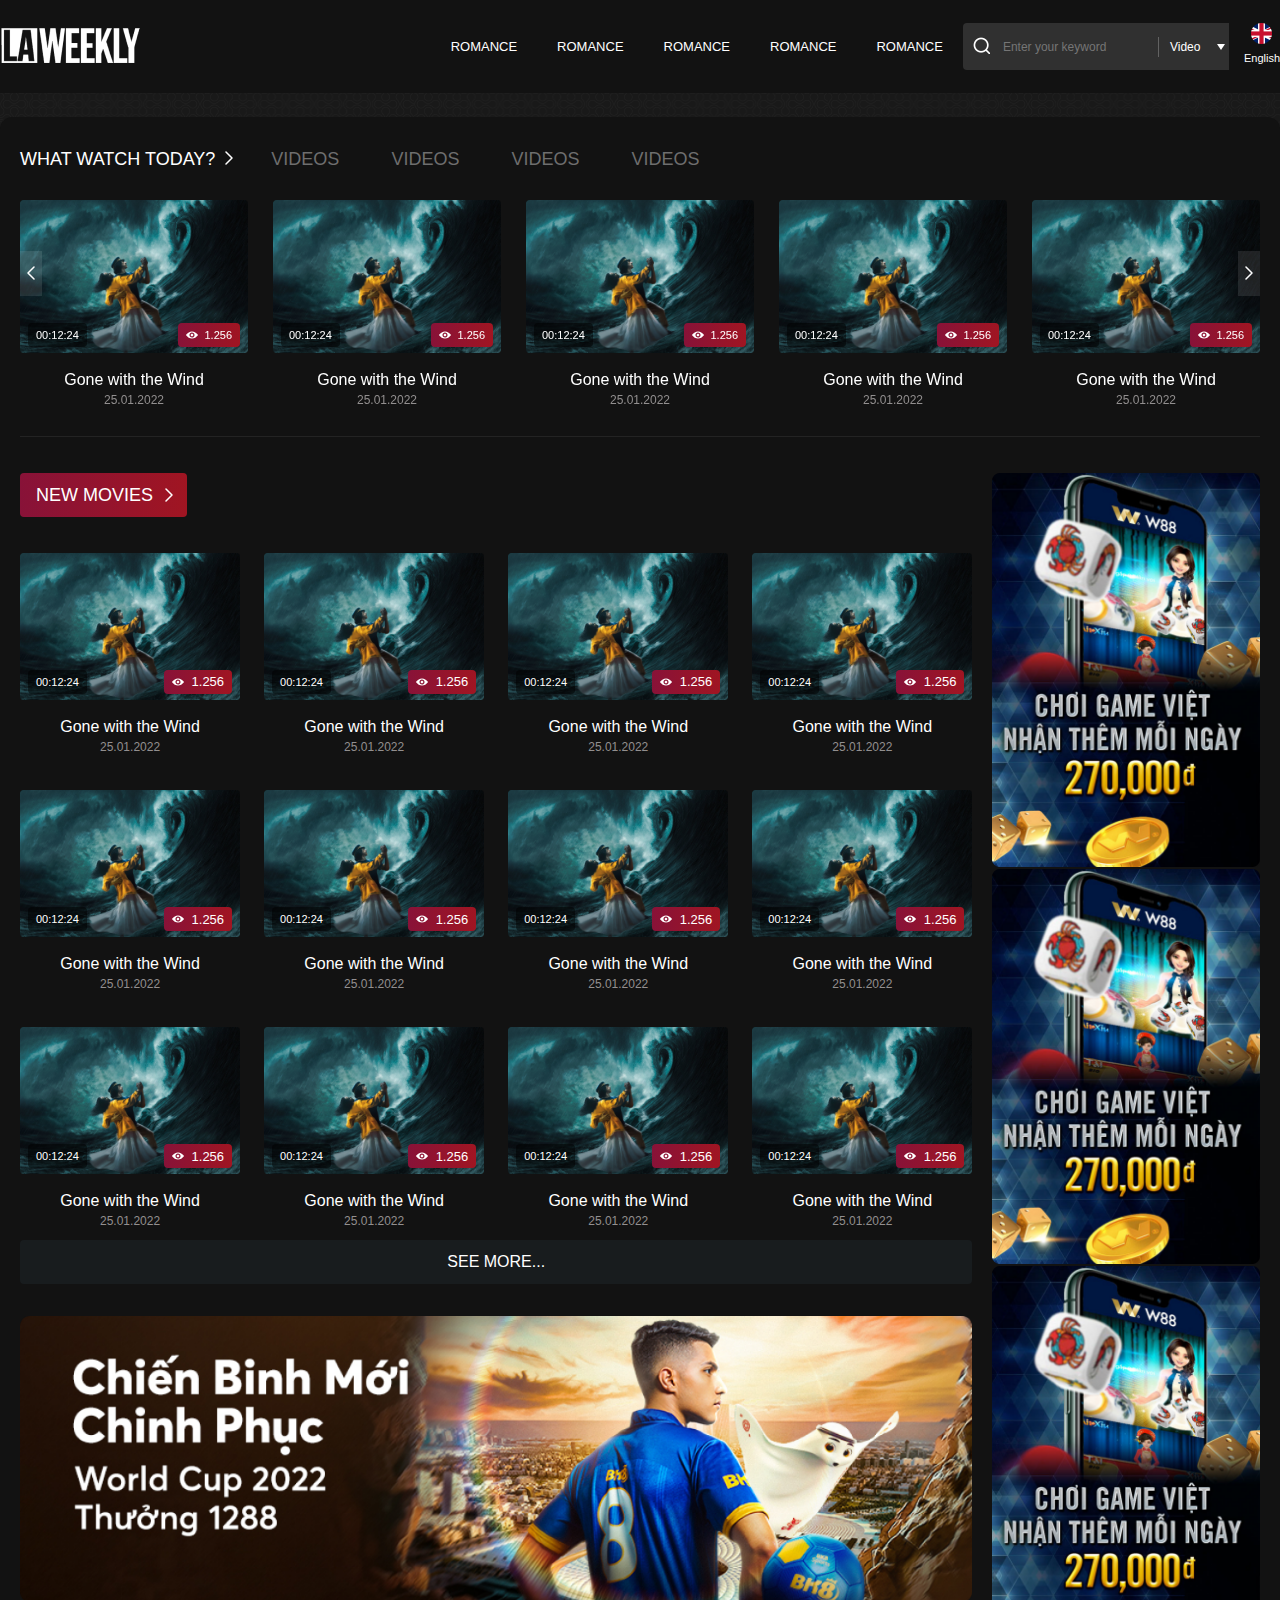
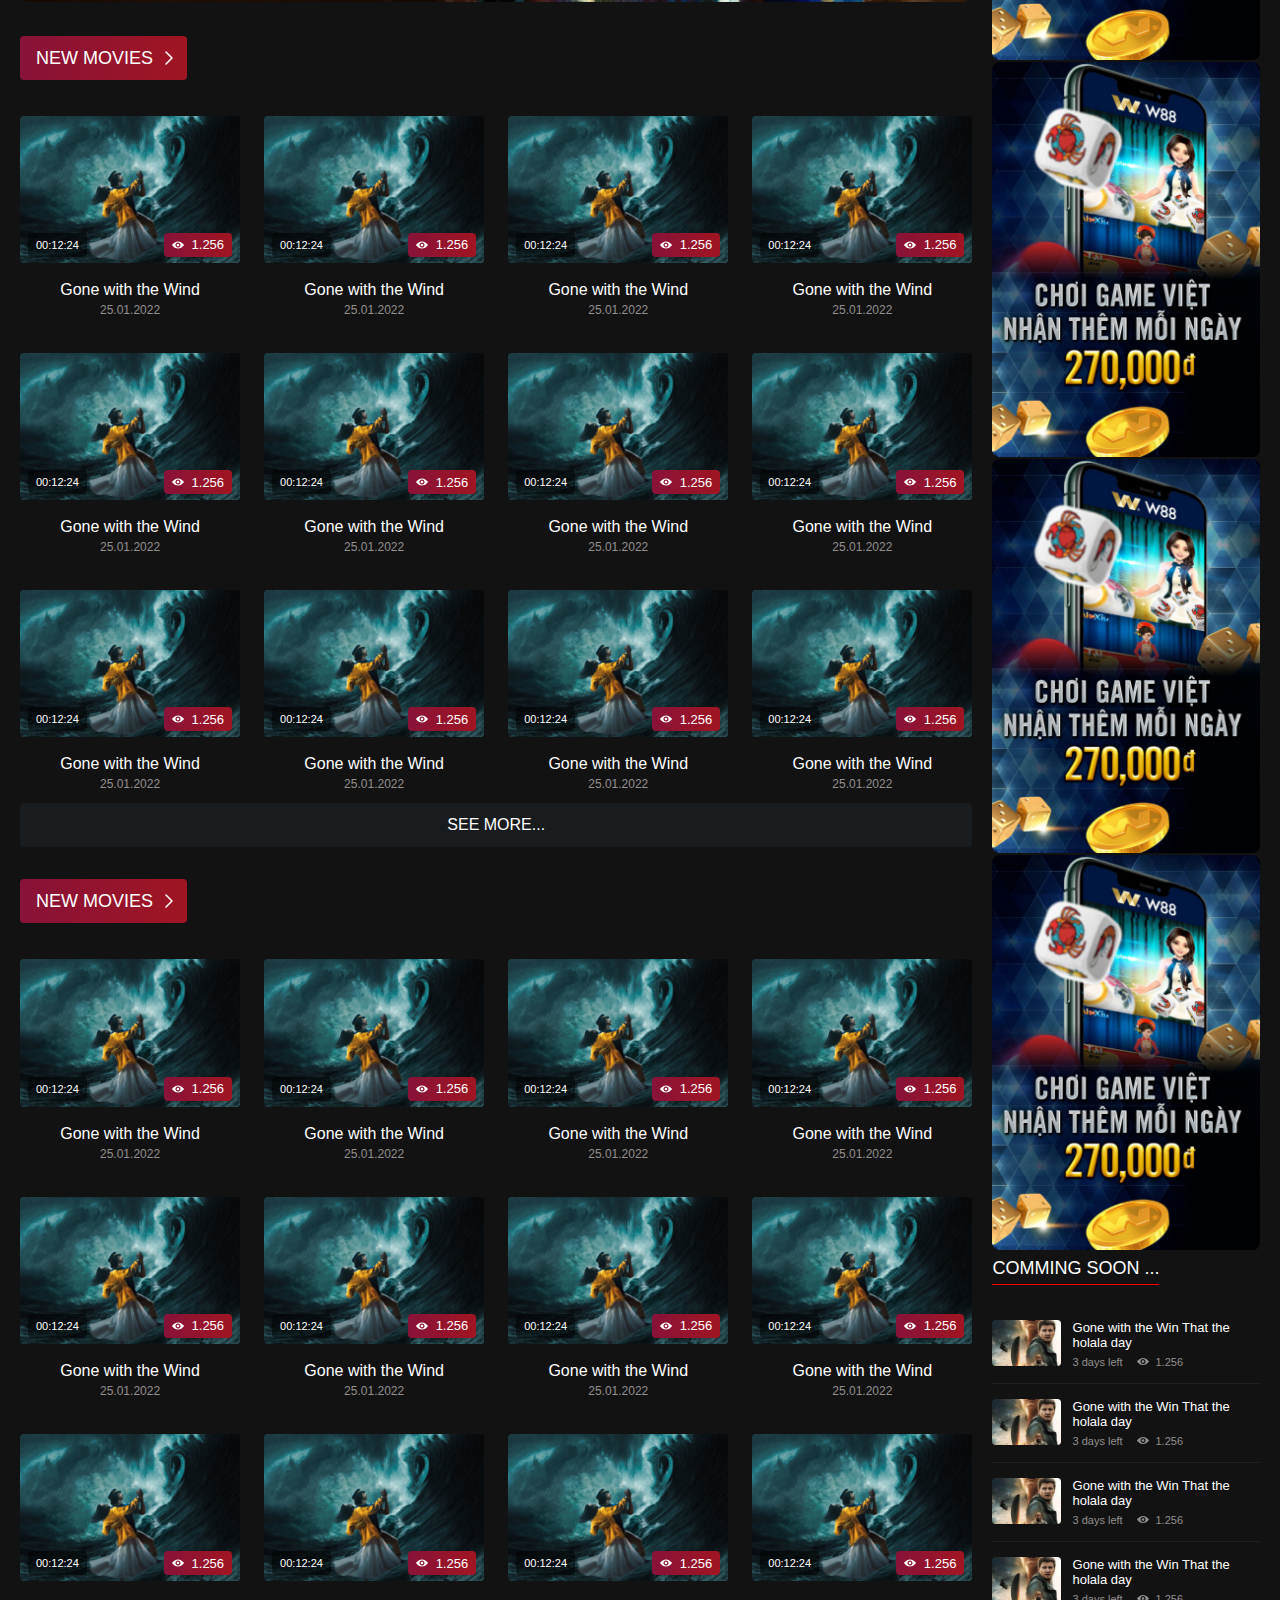
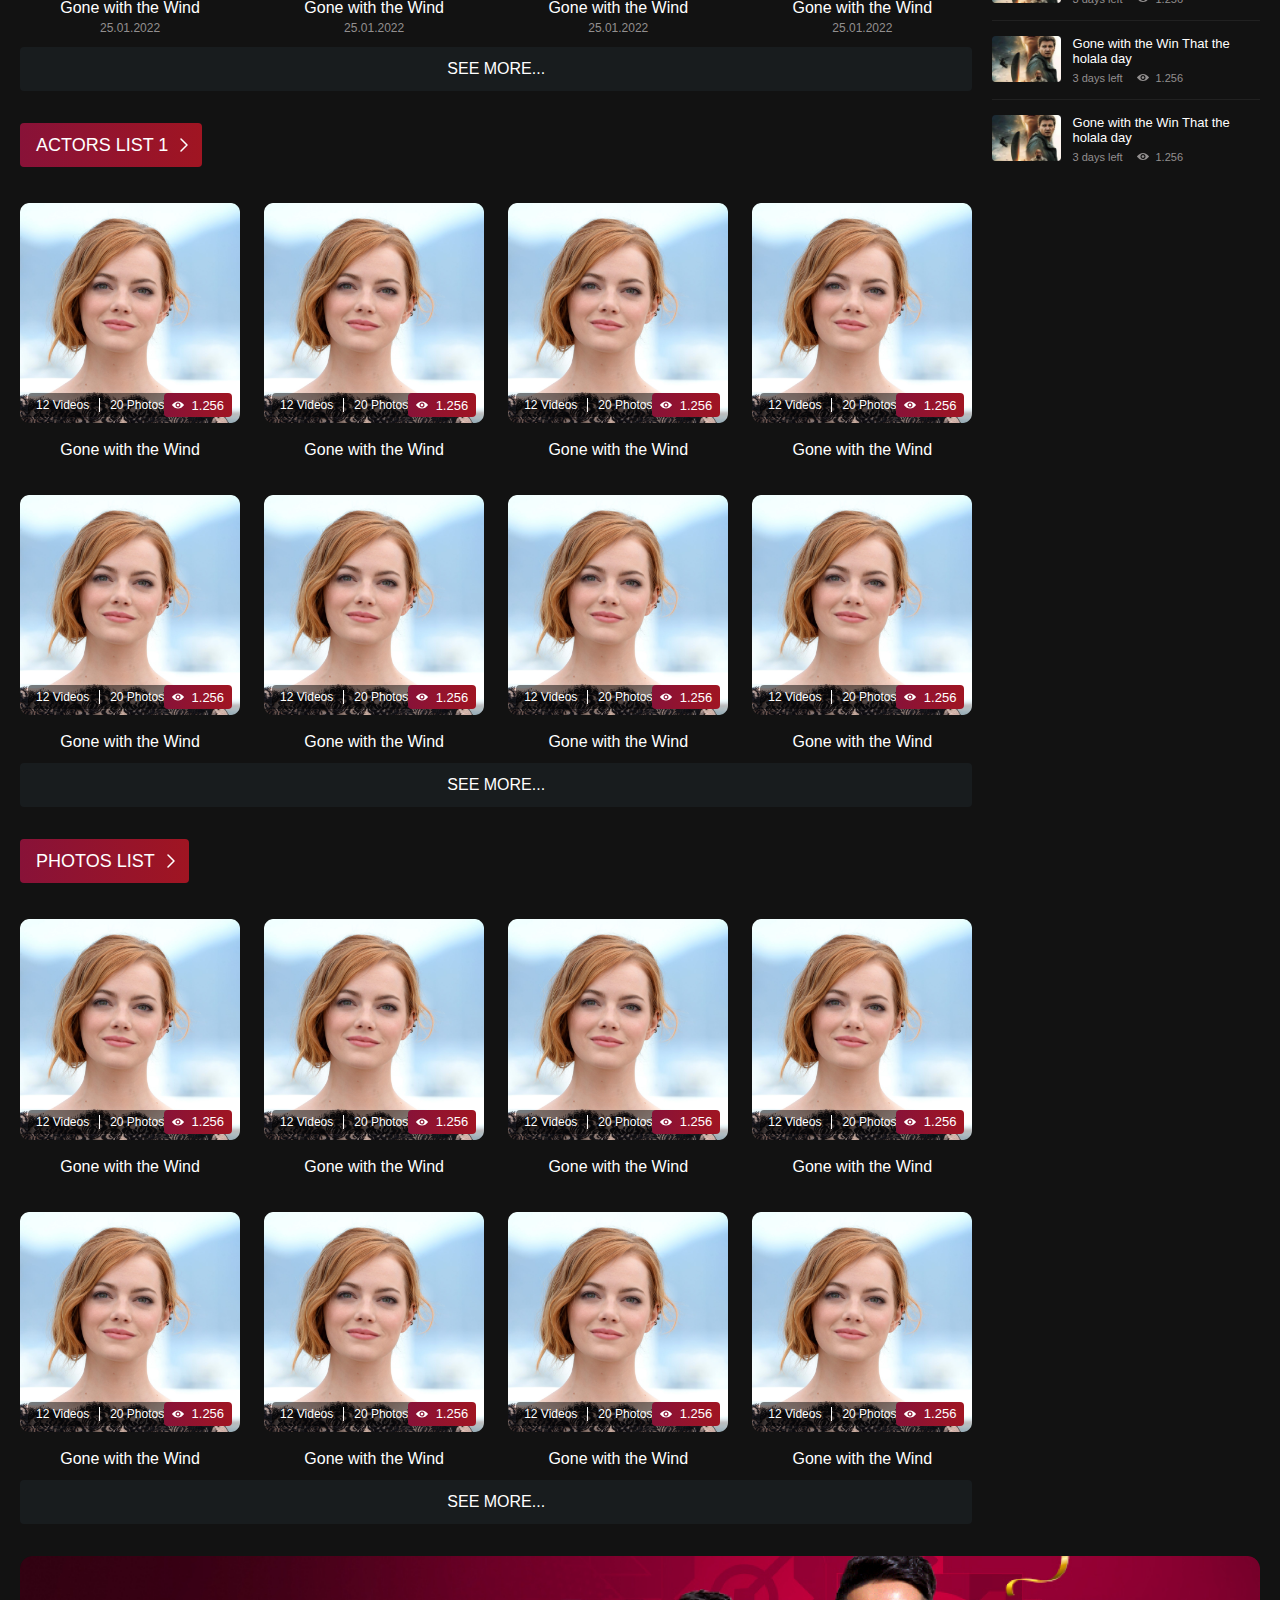
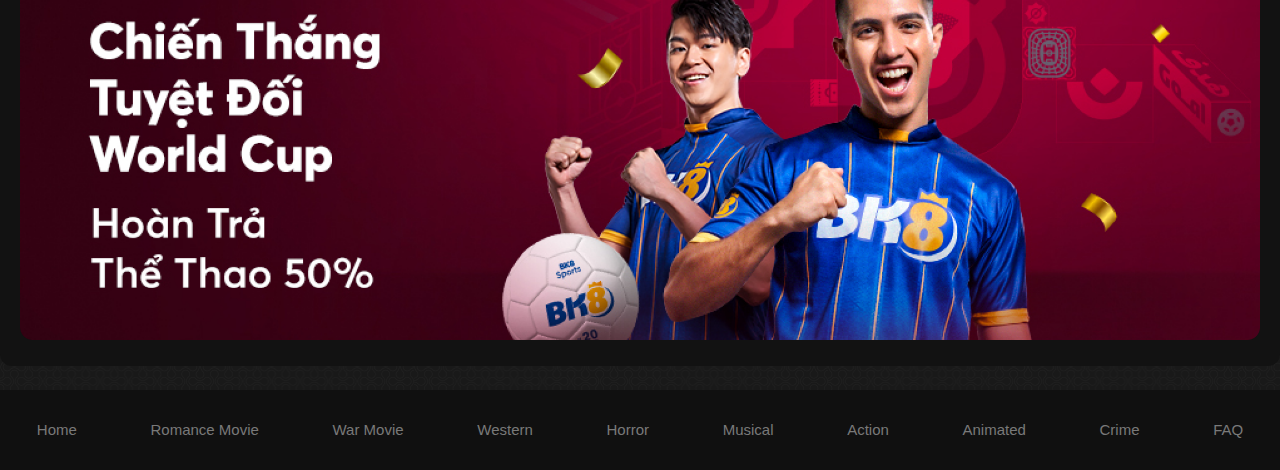
<file: html/index.html>
<!DOCTYPE html>
<html lang="en">

<head>
    <meta charset="UTF-8">
    <meta http-equiv="X-UA-Compatible" content="IE=edge">
    <meta name="viewport" content="width=device-width, initial-scale=1.0">
    <title>Movie</title>

    <link rel="stylesheet" type="text/css" href="../css/style.css">
    <link rel="stylesheet" type="text/css" href="../css/header.css">
    <link rel="stylesheet" type="text/css" href="../css/body.css">
    <link rel="stylesheet" type="text/css" href="../css/footer.css">

    <!-- Swiper CSS -->
    <link rel="stylesheet" href="../plugins/swiper/swiper-bundle.min.css">
</head>

<body>
    <div id="header" class="bg-primary">
        <div class="header-content">
            <div class="header-logo">
                <a href="#">
                    <img src="../images/Background.png" alt="">
                </a>
            </div>
            <div class="header-toggle cursor-pointer" id="mobile-menu">
                <span class="bar"></span>
                <span class="bar"></span>
                <span class="bar"></span>
            </div>
            <div class="header-menu">
                <ul class="nav-menu">
                    <div class="lang">
                        <span>Language</span>
                        <div class="logo-lang">
                            <img src="../images/logo-lang-en.svg" alt="">
                            <img src="../images/logo-lang-en.svg" alt="">
                            <img src="../images/logo-lang-en.svg" alt="">
                        </div>
                    </div>
                    <li>ROMANCE</li>
                    <li>ROMANCE</li>
                    <li>ROMANCE</li>
                    <li>ROMANCE</li>
                    <li>ROMANCE</li>
                </ul>
                <div class="header-search">
                    <div class="search-toggle cursor-pointer" id="mobile-search">
                        <span class="bar"></span>
                        <span class="bar"></span>
                        <span class="bar"></span>
                    </div>
                    <div class="search">
                        <input type="text" placeholder="Enter your keyword" name="search">
                    </div>
                    <div class="select">
                        <select name="">
                            <option value="">Video</option>
                            <option value="">Clip</option>
                        </select>
                    </div>
                </div>
                <div class="icon-search cursor-pointer">
                    <img src="../images/circle2017.png" alt="">
                </div>
                <div class="header-lang">
                    <div class="header-lang__logo">
                        <img src="../images/Rectangle 23.png" alt="">
                    </div>
                    <div>English</div>
                </div>
            </div>
        </div>
    </div>

    <div id="body">
        <div class="body-content category">
            <div class="body-scroll">
                <div class="body-scroll__head">
                    <div class="body-scroll__head-main">
                        WHAT WATCH TODAY?
                    </div>
                    <div class="body-scroll__head-select">
                        <select class="">
                            <option value="" selected disabled hidden>ALL</option>
                            <option value="">VIDEOS</option>
                            <option value="">VIDEOS</option>
                            <option value="">VIDEOS</option>
                            <option value="">VIDEOS</option>
                        </select>
                    </div>
                    <div class="body-scroll__head-item">
                        <ul>
                            <li>VIDEOS</li>
                            <li>VIDEOS</li>
                            <li>VIDEOS</li>
                            <li>VIDEOS</li>
                        </ul>
                    </div>
                </div>
                <!-- owl-carousel class -->
                <div class="body-scroll__body slide-container swiper">
                    <div class="slide-content">
                        <div class="swiper-wrapper card-wrapper">
                            <div class="swiper-slide card">
                                <div class="card-top">
                                    <img class="img-box" src="../images/Rectangle 7.png" alt="">
                                    <div class="time">00:12:24</div>
                                    <div class="view">
                                        <img src="../images/view.svg" alt="">
                                        1.256
                                    </div>
                                </div>
                                <div class="card-bottom">
                                    <div class="name">Gone with the Wind</div>
                                    <div class="date">25.01.2022</div>
                                </div>
                            </div>
                            <div class="swiper-slide card">
                                <div class="card-top">
                                    <a href="#">
                                        <img class="img-box" src="../images/Rectangle 7.png" alt="">
                                    </a>
                                    <div class="time">00:12:24</div>
                                    <div class="view">
                                        <img src="../images/view.svg" alt="">
                                        1.256
                                    </div>
                                </div>
                                <div class="card-bottom">
                                    <div class="name">Gone with the Wind</div>
                                    <div class="date">25.01.2022</div>
                                </div>
                            </div>
                            <div class="swiper-slide card">
                                <div class="card-top">
                                    <a href="#">
                                        <img class="img-box" src="../images/Rectangle 7.png" alt="">
                                    </a>
                                    <div class="time">00:12:24</div>
                                    <div class="view">
                                        <img src="../images/view.svg" alt="">
                                        1.256
                                    </div>
                                </div>
                                <div class="card-bottom">
                                    <div class="name">Gone with the Wind</div>
                                    <div class="date">25.01.2022</div>
                                </div>
                            </div>
                            <div class="swiper-slide card">
                                <div class="card-top">
                                    <a href="#">
                                        <img class="img-box" src="../images/Rectangle 7.png" alt="">
                                    </a>
                                    <div class="time">00:12:24</div>
                                    <div class="view">
                                        <img src="../images/view.svg" alt="">
                                        1.256
                                    </div>
                                </div>
                                <div class="card-bottom">
                                    <div class="name">Gone with the Wind</div>
                                    <div class="date">25.01.2022</div>
                                </div>
                            </div>
                            <div class="swiper-slide card">
                                <div class="card-top">
                                    <a href="#">
                                        <img class="img-box" src="../images/Rectangle 7.png" alt="">
                                    </a>
                                    <div class="time">00:12:24</div>
                                    <div class="view">
                                        <img src="../images/view.svg" alt="">
                                        1.256
                                    </div>
                                </div>
                                <div class="card-bottom">
                                    <div class="name">Gone with the Wind</div>
                                    <div class="date">25.01.2022</div>
                                </div>
                            </div>
                        </div>

                        <div class="swiper-button-next swiper-navBtn"></div>
                        <div class="swiper-button-prev swiper-navBtn"></div>
                        <div class="slide-pagination">
                            <div class="swiper-pagination"></div>
                        </div>
                    </div>
                </div>
            </div>

            <div class="body-movie">
                <div class="body-movie__content">
                    <!-- list movie -->
                    <div class="body-movie__content-movie">
                        <div class="content-movie-head">
                            <h2>
                                NEW MOVIES
                            </h2>
                            <div class="view-more">
                                <a href="#">view more</a>
                            </div>
                        </div>

                        <div class="content-movie-items">

                            <div class="movie-item">
                                <div class="item-img">
                                    <img src="../images/Rectangle 7.png" alt="">
                                    <div class="item-time">00:12:24</div>
                                    <div class="item-view">
                                        <img src="../images/view.svg" alt="">
                                        1.256
                                    </div>
                                </div>
                                <div class="item-content">
                                    <div class="name">Gone with the Wind</div>
                                    <div class="date">25.01.2022</div>
                                </div>
                            </div>

                            <div class="movie-item">
                                <div class="item-img">
                                    <img src="../images/Rectangle 7.png" alt="">
                                    <div class="item-time">00:12:24</div>
                                    <div class="item-view">
                                        <img src="../images/view.svg" alt="">
                                        1.256
                                    </div>
                                </div>
                                <div class="item-content">
                                    <div class="name">Gone with the Wind</div>
                                    <div class="date">25.01.2022</div>
                                </div>
                            </div>

                            <div class="movie-item">
                                <div class="item-img">
                                    <img src="../images/Rectangle 7.png" alt="">
                                    <div class="item-time">00:12:24</div>
                                    <div class="item-view">
                                        <img src="../images/view.svg" alt="">
                                        1.256
                                    </div>
                                </div>
                                <div class="item-content">
                                    <div class="name">Gone with the Wind</div>
                                    <div class="date">25.01.2022</div>
                                </div>
                            </div>

                            <div class="movie-item">
                                <div class="item-img">
                                    <img src="../images/Rectangle 7.png" alt="">
                                    <div class="item-time">00:12:24</div>
                                    <div class="item-view">
                                        <img src="../images/view.svg" alt="">
                                        1.256
                                    </div>
                                </div>
                                <div class="item-content">
                                    <div class="name">Gone with the Wind</div>
                                    <div class="date">25.01.2022</div>
                                </div>
                            </div>

                            <div class="movie-item">
                                <div class="item-img">
                                    <img src="../images/Rectangle 7.png" alt="">
                                    <div class="item-time">00:12:24</div>
                                    <div class="item-view">
                                        <img src="../images/view.svg" alt="">
                                        1.256
                                    </div>
                                </div>
                                <div class="item-content">
                                    <div class="name">Gone with the Wind</div>
                                    <div class="date">25.01.2022</div>
                                </div>
                            </div>

                            <div class="movie-item">
                                <div class="item-img">
                                    <img src="../images/Rectangle 7.png" alt="">
                                    <div class="item-time">00:12:24</div>
                                    <div class="item-view">
                                        <img src="../images/view.svg" alt="">
                                        1.256
                                    </div>
                                </div>
                                <div class="item-content">
                                    <div class="name">Gone with the Wind</div>
                                    <div class="date">25.01.2022</div>
                                </div>
                            </div>

                            <div class="movie-item">
                                <div class="item-img">
                                    <img src="../images/Rectangle 7.png" alt="">
                                    <div class="item-time">00:12:24</div>
                                    <div class="item-view">
                                        <img src="../images/view.svg" alt="">
                                        1.256
                                    </div>
                                </div>
                                <div class="item-content">
                                    <div class="name">Gone with the Wind</div>
                                    <div class="date">25.01.2022</div>
                                </div>
                            </div>

                            <div class="movie-item">
                                <div class="item-img">
                                    <img src="../images/Rectangle 7.png" alt="">
                                    <div class="item-time">00:12:24</div>
                                    <div class="item-view">
                                        <img src="../images/view.svg" alt="">
                                        1.256
                                    </div>
                                </div>
                                <div class="item-content">
                                    <div class="name">Gone with the Wind</div>
                                    <div class="date">25.01.2022</div>
                                </div>
                            </div>

                            <div class="movie-item">
                                <div class="item-img">
                                    <img src="../images/Rectangle 7.png" alt="">
                                    <div class="item-time">00:12:24</div>
                                    <div class="item-view">
                                        <img src="../images/view.svg" alt="">
                                        1.256
                                    </div>
                                </div>
                                <div class="item-content">
                                    <div class="name">Gone with the Wind</div>
                                    <div class="date">25.01.2022</div>
                                </div>
                            </div>

                            <div class="movie-item">
                                <div class="item-img">
                                    <img src="../images/Rectangle 7.png" alt="">
                                    <div class="item-time">00:12:24</div>
                                    <div class="item-view">
                                        <img src="../images/view.svg" alt="">
                                        1.256
                                    </div>
                                </div>
                                <div class="item-content">
                                    <div class="name">Gone with the Wind</div>
                                    <div class="date">25.01.2022</div>
                                </div>
                            </div>

                            <div class="movie-item">
                                <div class="item-img">
                                    <img src="../images/Rectangle 7.png" alt="">
                                    <div class="item-time">00:12:24</div>
                                    <div class="item-view">
                                        <img src="../images/view.svg" alt="">
                                        1.256
                                    </div>
                                </div>
                                <div class="item-content">
                                    <div class="name">Gone with the Wind</div>
                                    <div class="date">25.01.2022</div>
                                </div>
                            </div>

                            <div class="movie-item">
                                <div class="item-img">
                                    <img src="../images/Rectangle 7.png" alt="">
                                    <div class="item-time">00:12:24</div>
                                    <div class="item-view">
                                        <img src="../images/view.svg" alt="">
                                        1.256
                                    </div>
                                </div>
                                <div class="item-content">
                                    <div class="name">Gone with the Wind</div>
                                    <div class="date">25.01.2022</div>
                                </div>
                            </div>
                        </div>

                        <div class="movie-see-more">
                            SEE MORE...
                        </div>
                    </div>

                    <!-- banner main  -->
                    <div class="body-movie__banner-main">
                        <img src="../images/banner_main.png" alt="">
                    </div>

                    <!-- list movie -->
                    <div class="body-movie__content-movie">
                        <div class="content-movie-head">
                            <h2>
                                NEW MOVIES
                            </h2>
                            <div class="view-more">
                                <a href="#">view more</a>
                            </div>
                        </div>

                        <div class="content-movie-items">

                            <div class="movie-item">
                                <div class="item-img">
                                    <img src="../images/Rectangle 7.png" alt="">
                                    <div class="item-time">00:12:24</div>
                                    <div class="item-view">
                                        <img src="../images/view.svg" alt="">
                                        1.256
                                    </div>
                                </div>
                                <div class="item-content">
                                    <div class="name">Gone with the Wind</div>
                                    <div class="date">25.01.2022</div>
                                </div>
                            </div>

                            <div class="movie-item">
                                <div class="item-img">
                                    <img src="../images/Rectangle 7.png" alt="">
                                    <div class="item-time">00:12:24</div>
                                    <div class="item-view">
                                        <img src="../images/view.svg" alt="">
                                        1.256
                                    </div>
                                </div>
                                <div class="item-content">
                                    <div class="name">Gone with the Wind</div>
                                    <div class="date">25.01.2022</div>
                                </div>
                            </div>

                            <div class="movie-item">
                                <div class="item-img">
                                    <img src="../images/Rectangle 7.png" alt="">
                                    <div class="item-time">00:12:24</div>
                                    <div class="item-view">
                                        <img src="../images/view.svg" alt="">
                                        1.256
                                    </div>
                                </div>
                                <div class="item-content">
                                    <div class="name">Gone with the Wind</div>
                                    <div class="date">25.01.2022</div>
                                </div>
                            </div>

                            <div class="movie-item">
                                <div class="item-img">
                                    <img src="../images/Rectangle 7.png" alt="">
                                    <div class="item-time">00:12:24</div>
                                    <div class="item-view">
                                        <img src="../images/view.svg" alt="">
                                        1.256
                                    </div>
                                </div>
                                <div class="item-content">
                                    <div class="name">Gone with the Wind</div>
                                    <div class="date">25.01.2022</div>
                                </div>
                            </div>

                            <div class="movie-item">
                                <div class="item-img">
                                    <img src="../images/Rectangle 7.png" alt="">
                                    <div class="item-time">00:12:24</div>
                                    <div class="item-view">
                                        <img src="../images/view.svg" alt="">
                                        1.256
                                    </div>
                                </div>
                                <div class="item-content">
                                    <div class="name">Gone with the Wind</div>
                                    <div class="date">25.01.2022</div>
                                </div>
                            </div>

                            <div class="movie-item">
                                <div class="item-img">
                                    <img src="../images/Rectangle 7.png" alt="">
                                    <div class="item-time">00:12:24</div>
                                    <div class="item-view">
                                        <img src="../images/view.svg" alt="">
                                        1.256
                                    </div>
                                </div>
                                <div class="item-content">
                                    <div class="name">Gone with the Wind</div>
                                    <div class="date">25.01.2022</div>
                                </div>
                            </div>

                            <div class="movie-item">
                                <div class="item-img">
                                    <img src="../images/Rectangle 7.png" alt="">
                                    <div class="item-time">00:12:24</div>
                                    <div class="item-view">
                                        <img src="../images/view.svg" alt="">
                                        1.256
                                    </div>
                                </div>
                                <div class="item-content">
                                    <div class="name">Gone with the Wind</div>
                                    <div class="date">25.01.2022</div>
                                </div>
                            </div>

                            <div class="movie-item">
                                <div class="item-img">
                                    <img src="../images/Rectangle 7.png" alt="">
                                    <div class="item-time">00:12:24</div>
                                    <div class="item-view">
                                        <img src="../images/view.svg" alt="">
                                        1.256
                                    </div>
                                </div>
                                <div class="item-content">
                                    <div class="name">Gone with the Wind</div>
                                    <div class="date">25.01.2022</div>
                                </div>
                            </div>

                            <div class="movie-item">
                                <div class="item-img">
                                    <img src="../images/Rectangle 7.png" alt="">
                                    <div class="item-time">00:12:24</div>
                                    <div class="item-view">
                                        <img src="../images/view.svg" alt="">
                                        1.256
                                    </div>
                                </div>
                                <div class="item-content">
                                    <div class="name">Gone with the Wind</div>
                                    <div class="date">25.01.2022</div>
                                </div>
                            </div>

                            <div class="movie-item">
                                <div class="item-img">
                                    <img src="../images/Rectangle 7.png" alt="">
                                    <div class="item-time">00:12:24</div>
                                    <div class="item-view">
                                        <img src="../images/view.svg" alt="">
                                        1.256
                                    </div>
                                </div>
                                <div class="item-content">
                                    <div class="name">Gone with the Wind</div>
                                    <div class="date">25.01.2022</div>
                                </div>
                            </div>

                            <div class="movie-item">
                                <div class="item-img">
                                    <img src="../images/Rectangle 7.png" alt="">
                                    <div class="item-time">00:12:24</div>
                                    <div class="item-view">
                                        <img src="../images/view.svg" alt="">
                                        1.256
                                    </div>
                                </div>
                                <div class="item-content">
                                    <div class="name">Gone with the Wind</div>
                                    <div class="date">25.01.2022</div>
                                </div>
                            </div>

                            <div class="movie-item">
                                <div class="item-img">
                                    <img src="../images/Rectangle 7.png" alt="">
                                    <div class="item-time">00:12:24</div>
                                    <div class="item-view">
                                        <img src="../images/view.svg" alt="">
                                        1.256
                                    </div>
                                </div>
                                <div class="item-content">
                                    <div class="name">Gone with the Wind</div>
                                    <div class="date">25.01.2022</div>
                                </div>
                            </div>
                        </div>

                        <div class="movie-see-more">
                            SEE MORE...
                        </div>
                    </div>
                    <!-- list movie -->
                    <div class="body-movie__content-movie">
                        <div class="content-movie-head">
                            <h2>
                                NEW MOVIES
                            </h2>
                            <div class="view-more">
                                <a href="#">view more</a>
                            </div>
                        </div>

                        <div class="content-movie-items">

                            <div class="movie-item">
                                <div class="item-img">
                                    <img src="../images/Rectangle 7.png" alt="">
                                    <div class="item-time">00:12:24</div>
                                    <div class="item-view">
                                        <img src="../images/view.svg" alt="">
                                        1.256
                                    </div>
                                </div>
                                <div class="item-content">
                                    <div class="name">Gone with the Wind</div>
                                    <div class="date">25.01.2022</div>
                                </div>
                            </div>

                            <div class="movie-item">
                                <div class="item-img">
                                    <img src="../images/Rectangle 7.png" alt="">
                                    <div class="item-time">00:12:24</div>
                                    <div class="item-view">
                                        <img src="../images/view.svg" alt="">
                                        1.256
                                    </div>
                                </div>
                                <div class="item-content">
                                    <div class="name">Gone with the Wind</div>
                                    <div class="date">25.01.2022</div>
                                </div>
                            </div>

                            <div class="movie-item">
                                <div class="item-img">
                                    <img src="../images/Rectangle 7.png" alt="">
                                    <div class="item-time">00:12:24</div>
                                    <div class="item-view">
                                        <img src="../images/view.svg" alt="">
                                        1.256
                                    </div>
                                </div>
                                <div class="item-content">
                                    <div class="name">Gone with the Wind</div>
                                    <div class="date">25.01.2022</div>
                                </div>
                            </div>

                            <div class="movie-item">
                                <div class="item-img">
                                    <img src="../images/Rectangle 7.png" alt="">
                                    <div class="item-time">00:12:24</div>
                                    <div class="item-view">
                                        <img src="../images/view.svg" alt="">
                                        1.256
                                    </div>
                                </div>
                                <div class="item-content">
                                    <div class="name">Gone with the Wind</div>
                                    <div class="date">25.01.2022</div>
                                </div>
                            </div>

                            <div class="movie-item">
                                <div class="item-img">
                                    <img src="../images/Rectangle 7.png" alt="">
                                    <div class="item-time">00:12:24</div>
                                    <div class="item-view">
                                        <img src="../images/view.svg" alt="">
                                        1.256
                                    </div>
                                </div>
                                <div class="item-content">
                                    <div class="name">Gone with the Wind</div>
                                    <div class="date">25.01.2022</div>
                                </div>
                            </div>

                            <div class="movie-item">
                                <div class="item-img">
                                    <img src="../images/Rectangle 7.png" alt="">
                                    <div class="item-time">00:12:24</div>
                                    <div class="item-view">
                                        <img src="../images/view.svg" alt="">
                                        1.256
                                    </div>
                                </div>
                                <div class="item-content">
                                    <div class="name">Gone with the Wind</div>
                                    <div class="date">25.01.2022</div>
                                </div>
                            </div>

                            <div class="movie-item">
                                <div class="item-img">
                                    <img src="../images/Rectangle 7.png" alt="">
                                    <div class="item-time">00:12:24</div>
                                    <div class="item-view">
                                        <img src="../images/view.svg" alt="">
                                        1.256
                                    </div>
                                </div>
                                <div class="item-content">
                                    <div class="name">Gone with the Wind</div>
                                    <div class="date">25.01.2022</div>
                                </div>
                            </div>

                            <div class="movie-item">
                                <div class="item-img">
                                    <img src="../images/Rectangle 7.png" alt="">
                                    <div class="item-time">00:12:24</div>
                                    <div class="item-view">
                                        <img src="../images/view.svg" alt="">
                                        1.256
                                    </div>
                                </div>
                                <div class="item-content">
                                    <div class="name">Gone with the Wind</div>
                                    <div class="date">25.01.2022</div>
                                </div>
                            </div>

                            <div class="movie-item">
                                <div class="item-img">
                                    <img src="../images/Rectangle 7.png" alt="">
                                    <div class="item-time">00:12:24</div>
                                    <div class="item-view">
                                        <img src="../images/view.svg" alt="">
                                        1.256
                                    </div>
                                </div>
                                <div class="item-content">
                                    <div class="name">Gone with the Wind</div>
                                    <div class="date">25.01.2022</div>
                                </div>
                            </div>

                            <div class="movie-item">
                                <div class="item-img">
                                    <img src="../images/Rectangle 7.png" alt="">
                                    <div class="item-time">00:12:24</div>
                                    <div class="item-view">
                                        <img src="../images/view.svg" alt="">
                                        1.256
                                    </div>
                                </div>
                                <div class="item-content">
                                    <div class="name">Gone with the Wind</div>
                                    <div class="date">25.01.2022</div>
                                </div>
                            </div>

                            <div class="movie-item">
                                <div class="item-img">
                                    <img src="../images/Rectangle 7.png" alt="">
                                    <div class="item-time">00:12:24</div>
                                    <div class="item-view">
                                        <img src="../images/view.svg" alt="">
                                        1.256
                                    </div>
                                </div>
                                <div class="item-content">
                                    <div class="name">Gone with the Wind</div>
                                    <div class="date">25.01.2022</div>
                                </div>
                            </div>

                            <div class="movie-item">
                                <div class="item-img">
                                    <img src="../images/Rectangle 7.png" alt="">
                                    <div class="item-time">00:12:24</div>
                                    <div class="item-view">
                                        <img src="../images/view.svg" alt="">
                                        1.256
                                    </div>
                                </div>
                                <div class="item-content">
                                    <div class="name">Gone with the Wind</div>
                                    <div class="date">25.01.2022</div>
                                </div>
                            </div>
                        </div>

                        <div class="movie-see-more">
                            SEE MORE...
                        </div>
                    </div>
                    <!-- list actor -->
                    <div class="body-movie__content-movie">
                        <div class="content-movie-head">
                            <h2>
                                Actors list 1
                            </h2>
                            <div class="view-more">
                                <a href="#">view more</a>
                            </div>
                        </div>

                        <div class="content-movie-items">

                            <div class="movie-item">
                                <div class="item-img">
                                    <img src="../images/actor01.png" alt="">
                                    <div class="item-time actor">
                                        <span>12 Videos</span>
                                        <span>20 Photos</span>
                                    </div>
                                    <div class="item-view">
                                        <img src="../images/view.svg" alt="">
                                        1.256
                                    </div>
                                </div>
                                <div class="item-content">
                                    <div class="name">Gone with the Wind</div>
                                </div>
                            </div>
                            <div class="movie-item">
                                <div class="item-img">
                                    <img src="../images/actor01.png" alt="">
                                    <div class="item-time actor">
                                        <span>12 Videos</span>
                                        <span>20 Photos</span>
                                    </div>
                                    <div class="item-view">
                                        <img src="../images/view.svg" alt="">
                                        1.256
                                    </div>
                                </div>
                                <div class="item-content">
                                    <div class="name">Gone with the Wind</div>
                                </div>
                            </div>
                            <div class="movie-item">
                                <div class="item-img">
                                    <img src="../images/actor01.png" alt="">
                                    <div class="item-time actor">
                                        <span>12 Videos</span>
                                        <span>20 Photos</span>
                                    </div>
                                    <div class="item-view">
                                        <img src="../images/view.svg" alt="">
                                        1.256
                                    </div>
                                </div>
                                <div class="item-content">
                                    <div class="name">Gone with the Wind</div>
                                </div>
                            </div>
                            <div class="movie-item">
                                <div class="item-img">
                                    <img src="../images/actor01.png" alt="">
                                    <div class="item-time actor">
                                        <span>12 Videos</span>
                                        <span>20 Photos</span>
                                    </div>
                                    <div class="item-view">
                                        <img src="../images/view.svg" alt="">
                                        1.256
                                    </div>
                                </div>
                                <div class="item-content">
                                    <div class="name">Gone with the Wind</div>
                                </div>
                            </div>
                            <div class="movie-item">
                                <div class="item-img">
                                    <img src="../images/actor01.png" alt="">
                                    <div class="item-time actor">
                                        <span>12 Videos</span>
                                        <span>20 Photos</span>
                                    </div>
                                    <div class="item-view">
                                        <img src="../images/view.svg" alt="">
                                        1.256
                                    </div>
                                </div>
                                <div class="item-content">
                                    <div class="name">Gone with the Wind</div>
                                </div>
                            </div>
                            <div class="movie-item">
                                <div class="item-img">
                                    <img src="../images/actor01.png" alt="">
                                    <div class="item-time actor">
                                        <span>12 Videos</span>
                                        <span>20 Photos</span>
                                    </div>
                                    <div class="item-view">
                                        <img src="../images/view.svg" alt="">
                                        1.256
                                    </div>
                                </div>
                                <div class="item-content">
                                    <div class="name">Gone with the Wind</div>
                                </div>
                            </div>
                            <div class="movie-item">
                                <div class="item-img">
                                    <img src="../images/actor01.png" alt="">
                                    <div class="item-time actor">
                                        <span>12 Videos</span>
                                        <span>20 Photos</span>
                                    </div>
                                    <div class="item-view">
                                        <img src="../images/view.svg" alt="">
                                        1.256
                                    </div>
                                </div>
                                <div class="item-content">
                                    <div class="name">Gone with the Wind</div>
                                </div>
                            </div>
                            <div class="movie-item">
                                <div class="item-img">
                                    <img src="../images/actor01.png" alt="">
                                    <div class="item-time actor">
                                        <span>12 Videos</span>
                                        <span>20 Photos</span>
                                    </div>
                                    <div class="item-view">
                                        <img src="../images/view.svg" alt="">
                                        1.256
                                    </div>
                                </div>
                                <div class="item-content">
                                    <div class="name">Gone with the Wind</div>
                                </div>
                            </div>

                        </div>

                        <div class="movie-see-more">
                            SEE MORE...
                        </div>
                    </div>
                    <!-- list actor -->
                    <div class="body-movie__content-movie">
                        <div class="content-movie-head">
                            <h2>
                                Photos list
                            </h2>
                            <div class="view-more">
                                <a href="#">view more</a>
                            </div>
                        </div>

                        <div class="content-movie-items">

                            <div class="movie-item">
                                <div class="item-img">
                                    <img src="../images/actor01.png" alt="">
                                    <div class="item-time actor">
                                        <span>12 Videos</span>
                                        <span>20 Photos</span>
                                    </div>
                                    <div class="item-view">
                                        <img src="../images/view.svg" alt="">
                                        1.256
                                    </div>
                                </div>
                                <div class="item-content">
                                    <div class="name">Gone with the Wind</div>
                                </div>
                            </div>
                            <div class="movie-item">
                                <div class="item-img">
                                    <img src="../images/actor01.png" alt="">
                                    <div class="item-time actor">
                                        <span>12 Videos</span>
                                        <span>20 Photos</span>
                                    </div>
                                    <div class="item-view">
                                        <img src="../images/view.svg" alt="">
                                        1.256
                                    </div>
                                </div>
                                <div class="item-content">
                                    <div class="name">Gone with the Wind</div>
                                </div>
                            </div>
                            <div class="movie-item">
                                <div class="item-img">
                                    <img src="../images/actor01.png" alt="">
                                    <div class="item-time actor">
                                        <span>12 Videos</span>
                                        <span>20 Photos</span>
                                    </div>
                                    <div class="item-view">
                                        <img src="../images/view.svg" alt="">
                                        1.256
                                    </div>
                                </div>
                                <div class="item-content">
                                    <div class="name">Gone with the Wind</div>
                                </div>
                            </div>
                            <div class="movie-item">
                                <div class="item-img">
                                    <img src="../images/actor01.png" alt="">
                                    <div class="item-time actor">
                                        <span>12 Videos</span>
                                        <span>20 Photos</span>
                                    </div>
                                    <div class="item-view">
                                        <img src="../images/view.svg" alt="">
                                        1.256
                                    </div>
                                </div>
                                <div class="item-content">
                                    <div class="name">Gone with the Wind</div>
                                </div>
                            </div>
                            <div class="movie-item">
                                <div class="item-img">
                                    <img src="../images/actor01.png" alt="">
                                    <div class="item-time actor">
                                        <span>12 Videos</span>
                                        <span>20 Photos</span>
                                    </div>
                                    <div class="item-view">
                                        <img src="../images/view.svg" alt="">
                                        1.256
                                    </div>
                                </div>
                                <div class="item-content">
                                    <div class="name">Gone with the Wind</div>
                                </div>
                            </div>
                            <div class="movie-item">
                                <div class="item-img">
                                    <img src="../images/actor01.png" alt="">
                                    <div class="item-time actor">
                                        <span>12 Videos</span>
                                        <span>20 Photos</span>
                                    </div>
                                    <div class="item-view">
                                        <img src="../images/view.svg" alt="">
                                        1.256
                                    </div>
                                </div>
                                <div class="item-content">
                                    <div class="name">Gone with the Wind</div>
                                </div>
                            </div>
                            <div class="movie-item">
                                <div class="item-img">
                                    <img src="../images/actor01.png" alt="">
                                    <div class="item-time actor">
                                        <span>12 Videos</span>
                                        <span>20 Photos</span>
                                    </div>
                                    <div class="item-view">
                                        <img src="../images/view.svg" alt="">
                                        1.256
                                    </div>
                                </div>
                                <div class="item-content">
                                    <div class="name">Gone with the Wind</div>
                                </div>
                            </div>
                            <div class="movie-item">
                                <div class="item-img">
                                    <img src="../images/actor01.png" alt="">
                                    <div class="item-time actor">
                                        <span>12 Videos</span>
                                        <span>20 Photos</span>
                                    </div>
                                    <div class="item-view">
                                        <img src="../images/view.svg" alt="">
                                        1.256
                                    </div>
                                </div>
                                <div class="item-content">
                                    <div class="name">Gone with the Wind</div>
                                </div>
                            </div>

                        </div>

                        <div class="movie-see-more">
                            SEE MORE...
                        </div>
                    </div>
                </div>

                <!-- list banner -->
                <section class="body-movie__banner">
                    <div class="items-ad">
                        <img src="../images/banner.png" alt="">
                        <img src="../images/banner.png" alt="">
                        <img src="../images/banner.png" alt="">
                        <img src="../images/banner.png" alt="">
                        <img src="../images/banner.png" alt="">
                        <img src="../images/banner.png" alt="">
                    </div>

                    <div class="comming-soon">
                        <div class="comming-soon__head">
                            <h2>
                                Comming
                                <span>soon ...</span>
                            </h2>
                        </div>
                        <div class="comming-soon__content">
                            <div class="cs-item">
                                <div class="cs-image">
                                    <a href="#">
                                        <img src="../images/comming-soon.png" alt="">
                                    </a>
                                </div>
                                <div class="cs-info">
                                    <div class="cs-info-title">Gone with the Win That the holala day</div>
                                    <div class="cs-info-view">
                                        <span>3 days left</span>
                                        <span><img src="../images/view-gray.svg" alt=""> 1.256</span>
                                    </div>
                                </div>
                            </div>
                            <div class="cs-item">
                                <div class="cs-image">
                                    <a href="#">
                                        <img src="../images/comming-soon.png" alt="">
                                    </a>
                                </div>
                                <div class="cs-info">
                                    <div class="cs-info-title">Gone with the Win That the holala day</div>
                                    <div class="cs-info-view">
                                        <span>3 days left</span>
                                        <span><img src="../images/view-gray.svg" alt=""> 1.256</span>
                                    </div>
                                </div>
                            </div>
                            <div class="cs-item">
                                <div class="cs-image">
                                    <a href="#">
                                        <img src="../images/comming-soon.png" alt="">
                                    </a>
                                </div>
                                <div class="cs-info">
                                    <div class="cs-info-title">Gone with the Win That the holala day</div>
                                    <div class="cs-info-view">
                                        <span>3 days left</span>
                                        <span><img src="../images/view-gray.svg" alt=""> 1.256</span>
                                    </div>
                                </div>
                            </div>
                            <div class="cs-item">
                                <div class="cs-image">
                                    <a href="#">
                                        <img src="../images/comming-soon.png" alt="">
                                    </a>
                                </div>
                                <div class="cs-info">
                                    <div class="cs-info-title">Gone with the Win That the holala day</div>
                                    <div class="cs-info-view">
                                        <span>3 days left</span>
                                        <span><img src="../images/view-gray.svg" alt=""> 1.256</span>
                                    </div>
                                </div>
                            </div>
                            <div class="cs-item">
                                <div class="cs-image">
                                    <a href="#">
                                        <img src="../images/comming-soon.png" alt="">
                                    </a>
                                </div>
                                <div class="cs-info">
                                    <div class="cs-info-title">Gone with the Win That the holala day</div>
                                    <div class="cs-info-view">
                                        <span>3 days left</span>
                                        <span><img src="../images/view-gray.svg" alt=""> 1.256</span>
                                    </div>
                                </div>
                            </div>
                            <div class="cs-item">
                                <div class="cs-image">
                                    <a href="#">
                                        <img src="../images/comming-soon.png" alt="">
                                    </a>
                                </div>
                                <div class="cs-info">
                                    <div class="cs-info-title">Gone with the Win That the holala day</div>
                                    <div class="cs-info-view">
                                        <span>3 days left</span>
                                        <span><img src="../images/view-gray.svg" alt=""> 1.256</span>
                                    </div>
                                </div>
                            </div>
                        </div>
                    </div>
                </section>
            </div>

            <div class="ads">
                <div class="ads-desktop">
                    <a href="#">
                        <img src="../images/ads-destop-01.png" alt="">
                    </a>
                </div>
                <div class="ads-mobile">
                    <div class="ads-item">
                        <a href="#">
                            <img src="../images/ads-mobile-01.png" alt="">
                        </a>
                    </div>
                    <div class="ads-item">
                        <a href="#">
                            <img src="../images/ads-mobile-02.png" alt="">
                        </a>
                    </div>
                    <div class="ads-item ads-item-double">
                        <a href="#">
                            <img src="../images/ads-mobile-04.png" alt="">
                        </a>
                        <a href="#">
                            <img src="../images/ads-mobile-04.png" alt="">
                        </a>
                    </div>
                </div>
            </div>
        </div>
    </div>

    <footer id="footer">
        <div class="footer-desktop">
            <ul>
                <li><a href="#">Home</a></li>
                <li><a href="#">Romance Movie</a></li>
                <li><a href="#">War Movie</a></li>
                <li><a href="#">Western</a></li>
                <li><a href="#">Horror</a></li>
                <li><a href="#">Musical</a></li>
                <li><a href="#">Action</a></li>
                <li><a href="#">Animated</a></li>
                <li><a href="#">Crime</a></li>
                <li><a href="#">FAQ</a></li>
            </ul>
        </div>
        <div class="footer-mobile">
            Copyright 2022 APK Movie
        </div>
    </footer>
</body>

<script src="../js/header.js"></script>
<!-- Swiper JS -->
<script src="../plugins/swiper/swiper-bundle.min.js"></script>
<script src="../js/swiper.js"></script>

</html>
</file>
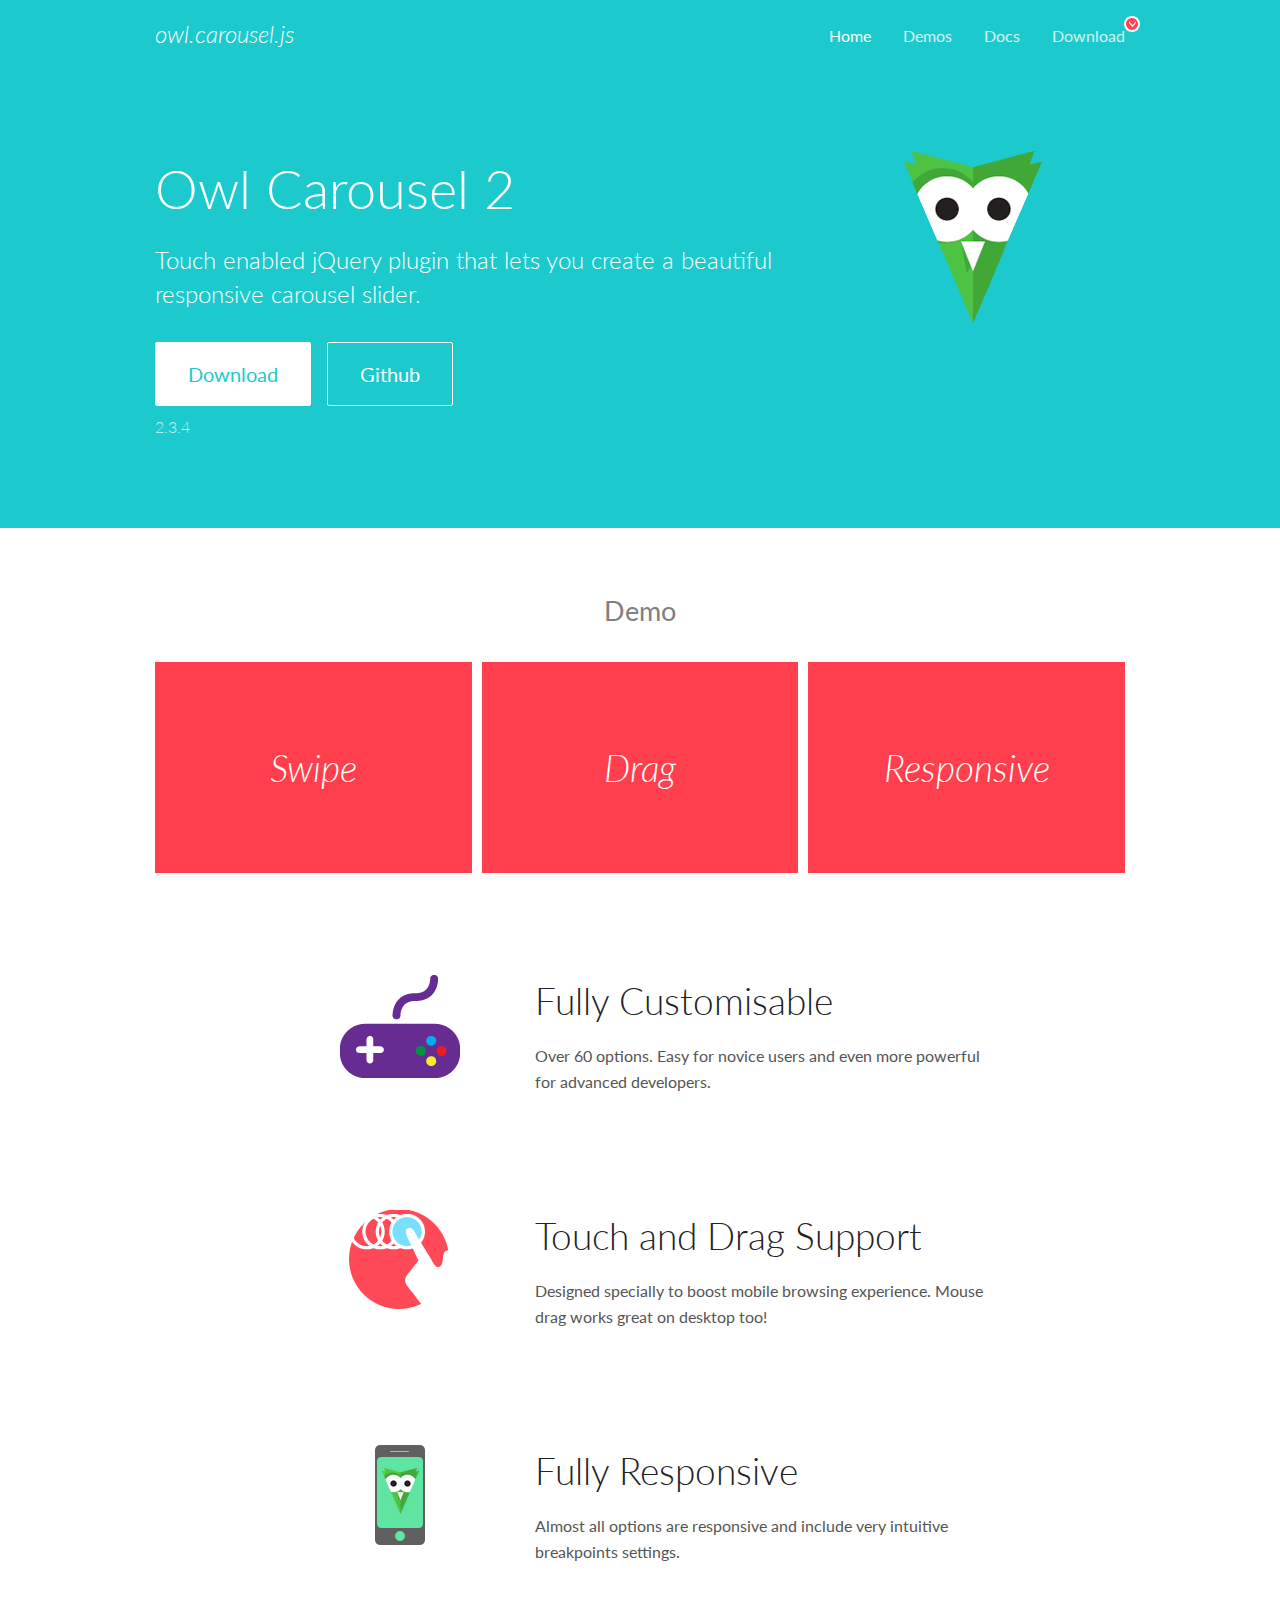
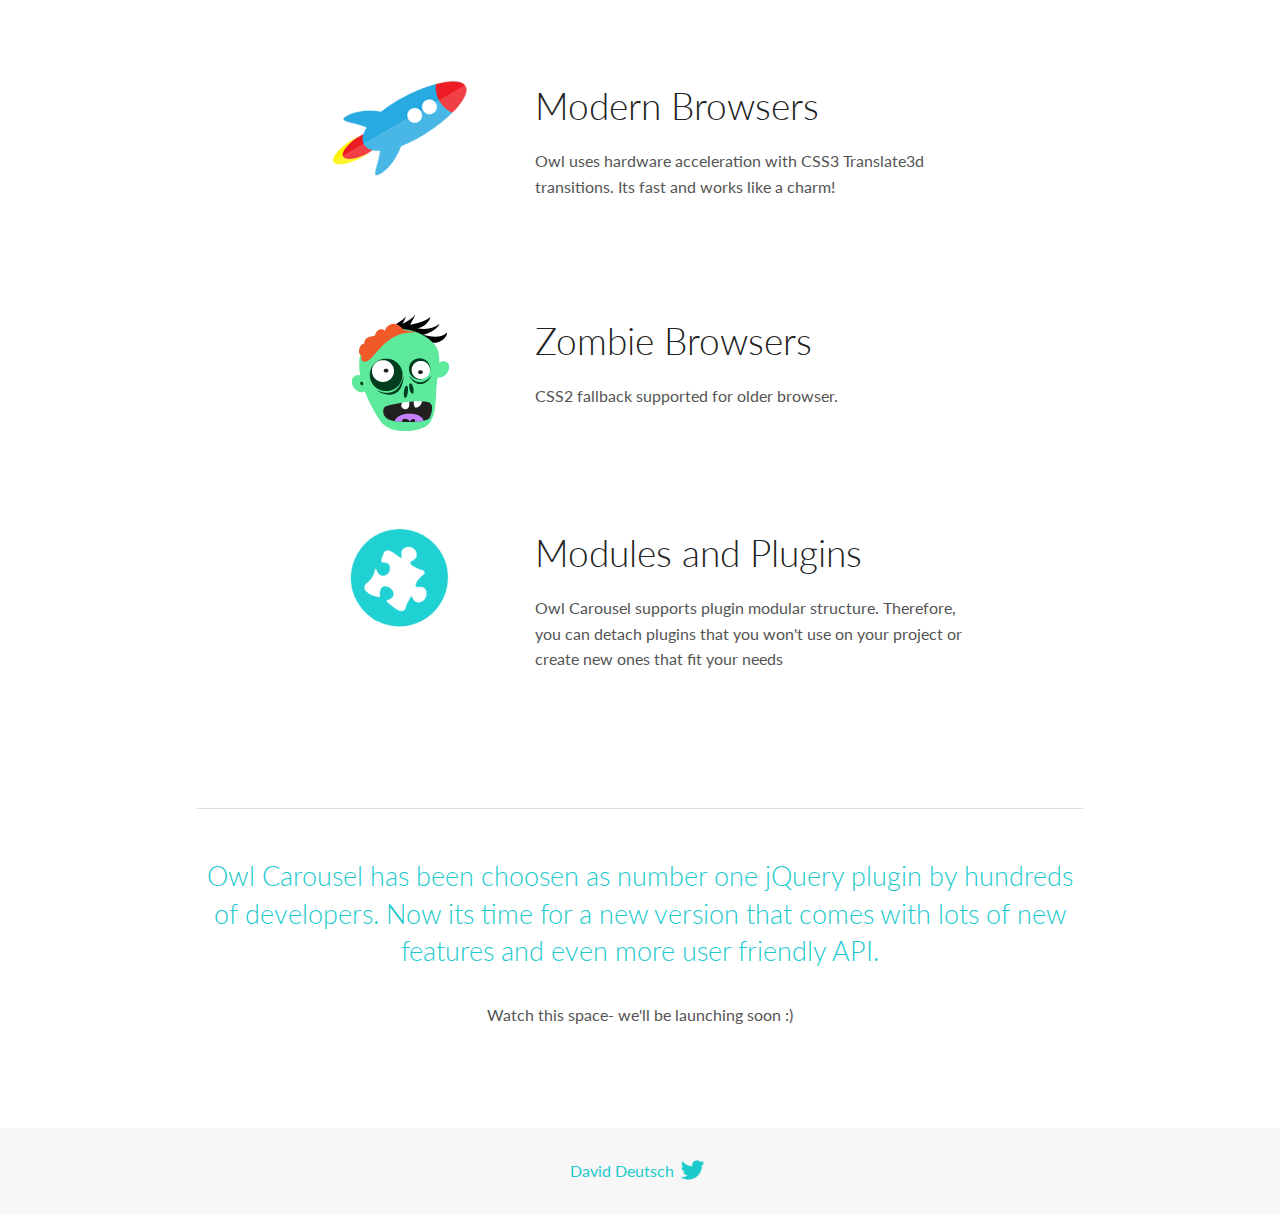
<file: plugins/OwlCarousel2-2.3.4/docs/index.html>
<!DOCTYPE html>
<html lang="en">
  <head>

    <!-- head -->
    <meta charset="utf-8">
    <meta name="msapplication-tap-highlight" content="no" />
    <meta name="viewport" content="width=device-width, initial-scale=1.0" />
    <meta name="description" content="Touch enabled jQuery plugin that lets you create beautiful responsive carousel slider.">
    <meta name="author" content="David Deutsch">
    <title>
      Home | Owl Carousel | 2.3.4
    </title>

    <!-- Stylesheets -->
    <link href='https://fonts.googleapis.com/css?family=Lato:300,400,700,400italic,300italic' rel='stylesheet' type='text/css'>
    <link rel="stylesheet" href="assets/css/docs.theme.min.css">

    <!-- Owl Stylesheets -->
    <link rel="stylesheet" href="assets/owlcarousel/assets/owl.carousel.min.css">
    <link rel="stylesheet" href="assets/owlcarousel/assets/owl.theme.default.min.css">

    <!-- HTML5 shim and Respond.js IE8 support of HTML5 elements and media queries -->

    <!--[if lt IE 9]>
      <script src="https://oss.maxcdn.com/libs/html5shiv/3.7.0/html5shiv.js"></script>
      <script src="https://oss.maxcdn.com/libs/respond.js/1.3.0/respond.min.js"></script>
    <![endif]-->

    <!-- Favicons -->
    <link rel="apple-touch-icon-precomposed" sizes="144x144" href="assets/ico/apple-touch-icon-144-precomposed.png">
    <link rel="shortcut icon" href="assets/ico/favicon.png">
    <link rel="shortcut icon" href="favicon.ico">

    <!-- Yeah i know js should not be in header. Its required for demos.-->

    <!-- javascript -->
    <script src="assets/vendors/jquery.min.js"></script>
    <script src="assets/owlcarousel/owl.carousel.js"></script>
  </head>
  <body>

    <!-- header -->
    <header class="header">
      <div class="row">
        <div class="large-12 columns">
          <div class="brand left">
            <h3>
              <a href="/OwlCarousel2/">owl.carousel.js</a> 
            </h3>
          </div>
          <a id="toggle-nav" class="right">
            <span></span> <span></span> <span></span> 
          </a> 
          <div class="nav-bar">
            <ul class="clearfix">
              <li class="active">
                <a href="/OwlCarousel2/index.html">Home</a> 
              </li>
              <li> <a href="/OwlCarousel2/demos/demos.html">Demos</a>  </li>
              <li> <a href="/OwlCarousel2/docs/started-welcome.html">Docs</a>  </li>
              <li>
                <a href="https://github.com/OwlCarousel2/OwlCarousel2/archive/2.3.4.zip">Download</a> 
                <span class="download"></span> 
              </li>
            </ul>
          </div>
        </div>
      </div>
    </header>

    <!-- home panel -->
    <section id="hero">
      <div class="row">
        <div class="large-8 medium-8 columns">
          <h1>Owl Carousel 2</h1>
          <h4>Touch enabled jQuery plugin that lets you create a beautiful responsive carousel slider.</h4>
          <a href="https://github.com/OwlCarousel2/OwlCarousel2/archive/2.3.4.zip" class="hero-button">Download</a> 
          <a href="https://github.com/OwlCarousel2/OwlCarousel2" class="hero-button outline">Github</a> 
          <p>2.3.4</p>
        </div>
        <div class="large-4 medium-4 columns">
          <img class="owl-logo" src="assets/img/owl-logo.png" alt="mr. Owl">
        </div>
      </div>
    </section>

    <!-- body -->
    <div class="home-demo">
      <div class="row">
        <div class="large-12 columns">
          <h3>Demo</h3>
          <div class="owl-carousel">
            <div class="item">
              <h2>Swipe</h2>
            </div>
            <div class="item">
              <h2>Drag</h2>
            </div>
            <div class="item">
              <h2>Responsive</h2>
            </div>
            <div class="item">
              <h2>CSS3</h2>
            </div>
            <div class="item">
              <h2>Fast</h2>
            </div>
            <div class="item">
              <h2>Easy</h2>
            </div>
            <div class="item">
              <h2>Free</h2>
            </div>
            <div class="item">
              <h2>Upgradable</h2>
            </div>
            <div class="item">
              <h2>Tons of options</h2>
            </div>
            <div class="item">
              <h2>Infinity</h2>
            </div>
            <div class="item">
              <h2>Auto Width</h2>
            </div>
          </div>
        </div>
      </div>
    </div>
    <script>
      var owl = $('.owl-carousel');
      owl.owlCarousel({
        margin: 10,
        loop: true,
        responsive: {
          0: {
            items: 1
          },
          600: {
            items: 2
          },
          1000: {
            items: 3
          }
        }
      })
    </script>

    <!-- features -->
    <div id="features">
      <div class="row">
        <div class="small-12 medium-9 small-centered columns">
          <section class="row feature">
            <div class="medium-4 small-12 columns">
              <img src="assets/img/feature-options.png" alt="">
            </div>
            <div class="medium-8 small-12 columns">
              <h2>Fully Customisable</h2>
              <p>Over 60 options. Easy for novice users and even more powerful for advanced developers.</p>
            </div>
          </section>
          <section class="row feature">
            <div class="medium-4 small-12 columns">
              <img src="assets/img/feature-drag.png" alt="">
            </div>
            <div class="medium-8 small-12 columns">
              <h2>Touch and Drag Support</h2>
              <p>Designed specially to boost mobile browsing experience. Mouse drag works great on desktop too!</p>
            </div>
          </section>
          <section class="row feature">
            <div class="medium-4 small-12 columns">
              <img src="assets/img/feature-responsive.png" alt="">
            </div>
            <div class="medium-8 small-12 columns">
              <h2>Fully Responsive</h2>
              <p>Almost all options are responsive and include very intuitive breakpoints settings.</p>
            </div>
          </section>
          <section class="row feature">
            <div class="medium-4 small-12 columns">
              <img src="assets/img/feature-modern.png" alt="">
            </div>
            <div class="medium-8 small-12 columns">
              <h2>Modern Browsers</h2>
              <p>Owl uses hardware acceleration with CSS3 Translate3d transitions. Its fast and works like a charm! </p>
            </div>
          </section>
          <section class="row feature">
            <div class="medium-4 small-12 columns">
              <img src="assets/img/feature-zombie.png" alt="">
            </div>
            <div class="medium-8 small-12 columns">
              <h2>Zombie Browsers</h2>
              <p>CSS2 fallback supported for older browser.</p>
            </div>
          </section>
          <section class="row feature">
            <div class="medium-4 small-12 columns">
              <img src="assets/img/feature-module.png" alt="">
            </div>
            <div class="medium-8 small-12 columns">
              <h2>Modules and Plugins</h2>
              <p>Owl Carousel supports plugin modular structure. Therefore, you can detach plugins that you won&#x27;t use on your project or create new ones that fit your needs</p>
            </div>
          </section>
        </div>
      </div>
    </div>

    <!-- footer -->
    <section id="teaser-text">
      <div class="row">
        <div class="small-12 medium-11 small-centered columns">
          <hr>
          <h3 id="owl-carousel-has-been-choosen-as-number-one-jquery-plugin-by-hundreds-of-developers-now-its-time-for-a-new-version-that-comes-with-lots-of-new-features-and-even-more-user-friendly-api-">Owl Carousel has been choosen as number one jQuery plugin by hundreds of developers. Now its time for a new version that comes with lots of new features and even more user friendly API.</h3>
          <p>Watch this space- we&#39;ll be launching soon :)</p>
        </div>
      </div>
    </section>

    <!-- footer -->
    <footer class="footer">
      <div class="row">
        <div class="large-12 columns">
          <h5>
            <a href="/OwlCarousel2/docs/support-contact.html">David Deutsch</a> 
            <a id="custom-tweet-button" href="https://twitter.com/share?url=https://github.com/OwlCarousel2/OwlCarousel2&text=Owl Carousel - This is so awesome! " target="_blank"></a> 
          </h5>
        </div>
      </div>
    </footer>

    <!-- vendors -->
    <script src="assets/vendors/highlight.js"></script>
    <script src="assets/js/app.js"></script>
  </body>
</html>
</file>
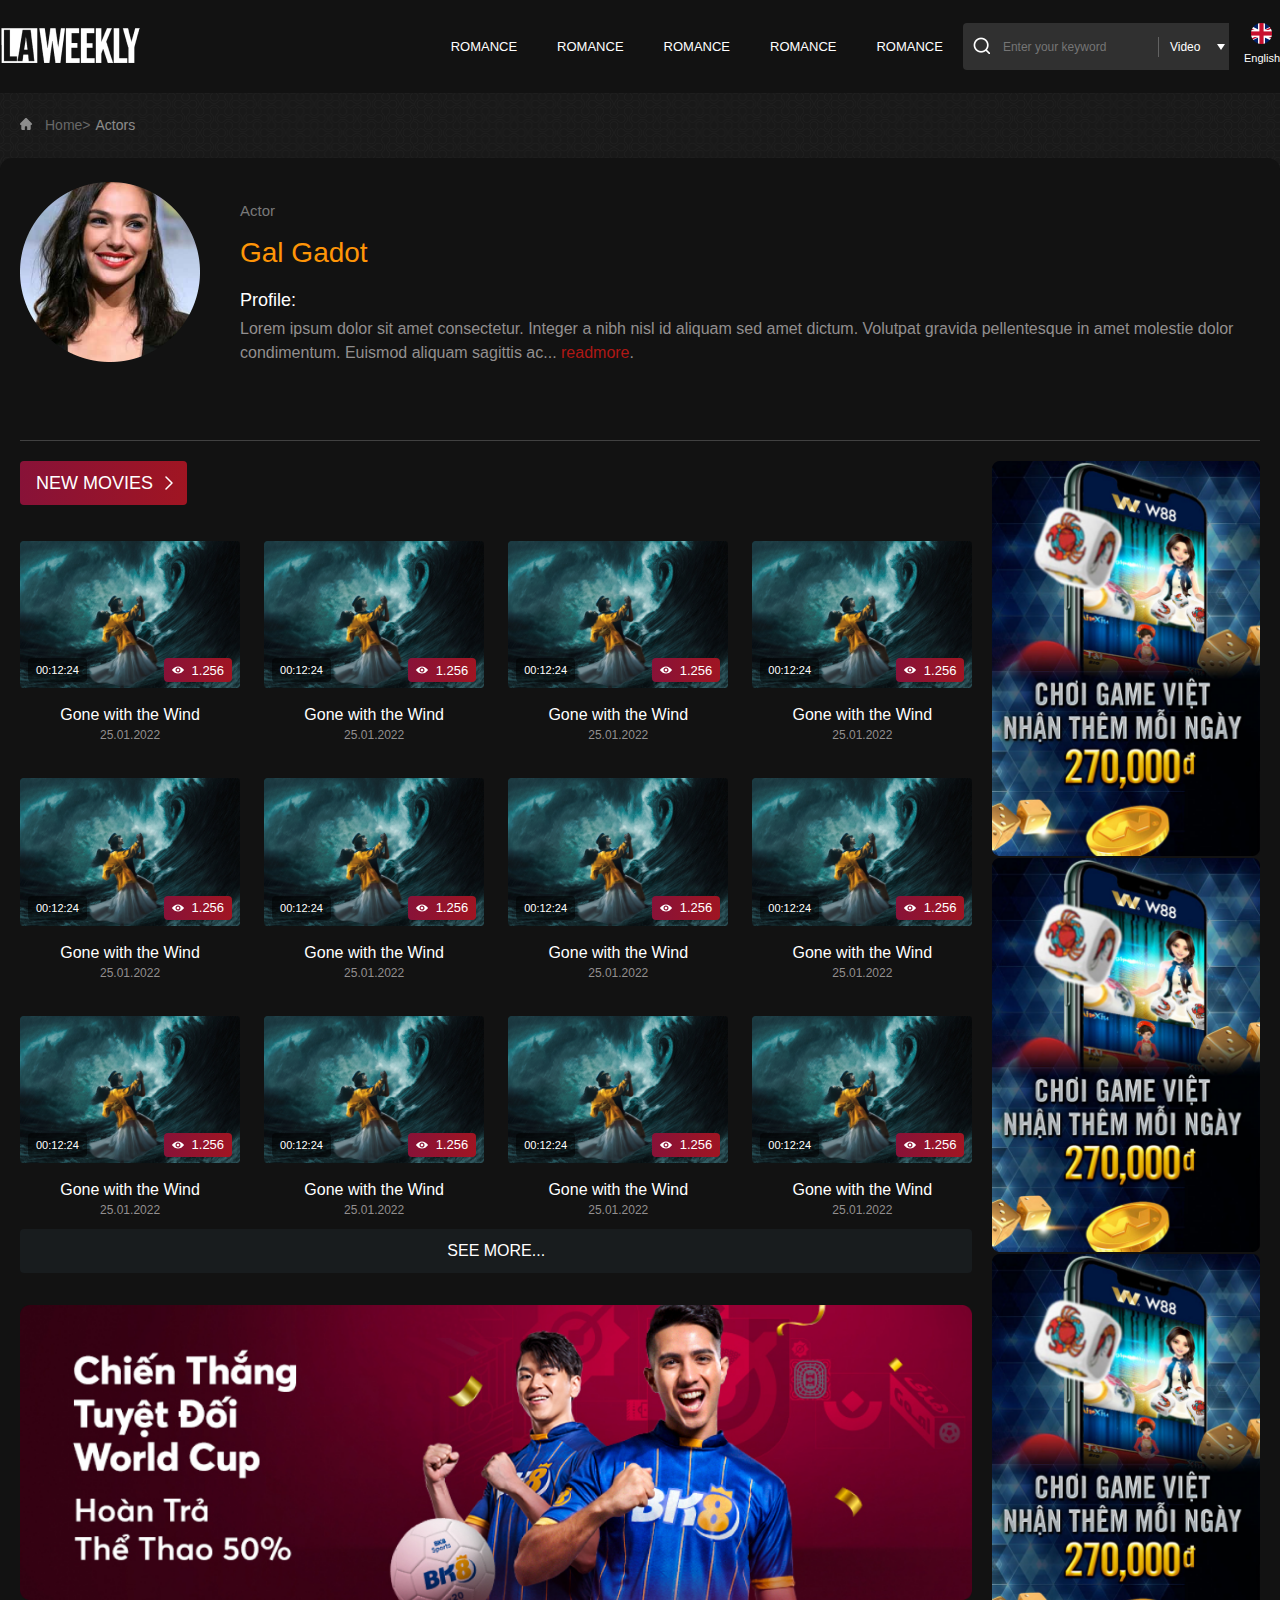
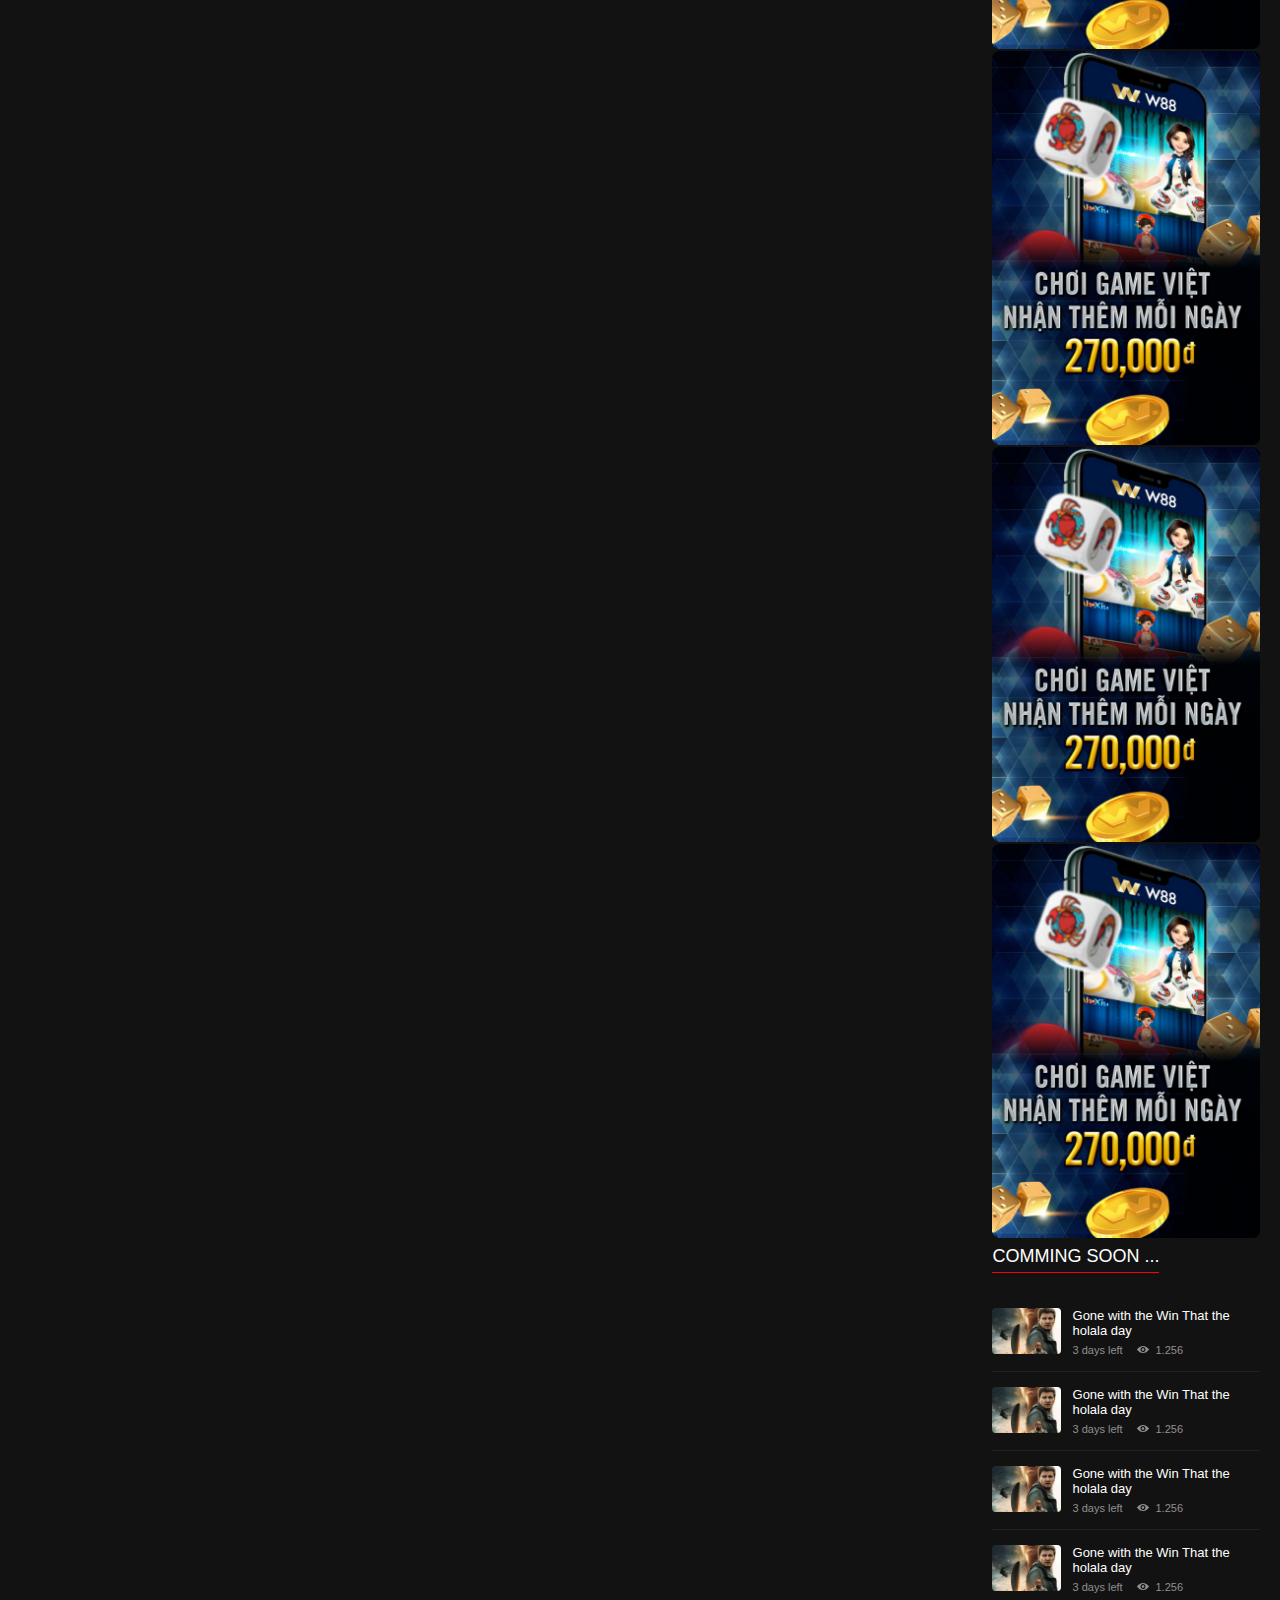
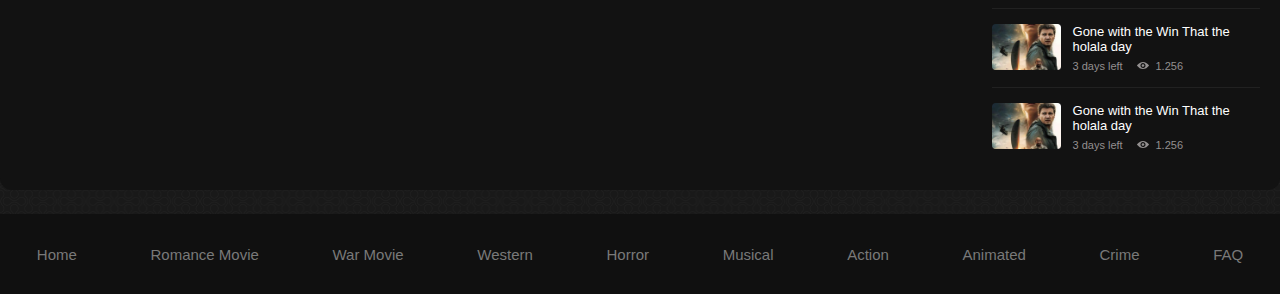
<file: html/actor-detail.html>
<!DOCTYPE html>
<html lang="en">

<head>
    <meta charset="UTF-8">
    <meta http-equiv="X-UA-Compatible" content="IE=edge">
    <meta name="viewport" content="width=device-width, initial-scale=1.0">
    <title>Movie</title>

    <link rel="stylesheet" type="text/css" href="../css/style.css">
    <link rel="stylesheet" type="text/css" href="../css/header.css">
    <link rel="stylesheet" type="text/css" href="../css/body.css">
    <link rel="stylesheet" type="text/css" href="../css/footer.css">
    <link rel="stylesheet" type="text/css" href="../css/category.css">
    <link rel="stylesheet" type="text/css" href="../css/actor.css">

    <!-- Swiper CSS -->
    <link rel="stylesheet" href="../plugins/swiper/swiper-bundle.min.css">
</head>

<body>
    <div id="header" class="bg-primary">
        <div class="header-content">
            <div class="header-logo">
                <a href="#">
                    <img src="../images/Background.png" alt="">
                </a>
            </div>
            <div class="header-toggle cursor-pointer" id="mobile-menu">
                <span class="bar"></span>
                <span class="bar"></span>
                <span class="bar"></span>
            </div>
            <div class="header-menu">
                <ul class="nav-menu">
                    <div class="lang">
                        <span>Language</span>
                        <div class="logo-lang">
                            <img src="../images/logo-lang-en.svg" alt="">
                            <img src="../images/logo-lang-en.svg" alt="">
                            <img src="../images/logo-lang-en.svg" alt="">
                        </div>
                    </div>
                    <li>ROMANCE</li>
                    <li>ROMANCE</li>
                    <li>ROMANCE</li>
                    <li>ROMANCE</li>
                    <li>ROMANCE</li>
                </ul>
                <div class="header-search">
                    <div class="search-toggle cursor-pointer" id="mobile-search">
                        <span class="bar"></span>
                        <span class="bar"></span>
                        <span class="bar"></span>
                    </div>
                    <div class="search">
                        <input type="text" placeholder="Enter your keyword" name="search">
                    </div>
                    <div class="select">
                        <select name="">
                            <option value="">Video</option>
                            <option value="">Clip</option>
                        </select>
                    </div>
                </div>
                <div class="icon-search cursor-pointer">
                    <img src="../images/circle2017.png" alt="">
                </div>
                <div class="header-lang">
                    <div class="header-lang__logo">
                        <img src="../images/Rectangle 23.png" alt="">
                    </div>
                    <div>English</div>
                </div>
            </div>
        </div>
    </div>

    <div id="body">
        <div class="category">
            <a href="#"><img src="../images/home-icon.svg" alt=""></a>
            <a href="#" class="home">Home></a>
            <a href="#" class="category">Actors</a>
        </div>
        <div class="body-content">
            <div class="actor-movie">
                <div class="actor-desktop">
                    <div class="actor-img">
                        <img src="../images/actor-img.png" alt="">
                    </div>
                    <div class="actor-info">
                        <div class="title">Actor</div>
                        <div class="name">Gal Gadot</div>
                        <div class="media">10.32s media</div>
                        <div class="profile">
                            <p class="title-profile">Profile:</p>
                            <p class="content-profile">Lorem ipsum dolor sit amet consectetur. Integer a nibh nisl id aliquam sed amet dictum. Volutpat gravida pellentesque in amet molestie dolor condimentum. Euismod aliquam sagittis ac...  <span>readmore</span>.</p>
                        </div>
                    </div>
                </div>
                <div class="actor-profile-mobile">
                    <div class="title">Profile</div>
                    <p class="content">Lorem ipsum dolor sit amet consectetur. Praesent turpis sed urna massa egestas aliquam est. Integer a nibh nisl id aliquam sed amet dictum. Volutpat gravida pellentesque in amet molestie dolor condimentum. Euismod aliquam sagittis ac...  <span>readmore</span>.</p>
                </div>
            </div>
            <div class="space"></div>
            <div class="body-movie">
                <div class="body-movie__content">
                 <!-- list movie -->
                 <div class="body-movie__content-movie">
                    <div class="content-movie-head">
                        <h2>
                            NEW MOVIES
                        </h2>
                        <div class="view-more">
                            <a href="#">view more</a>
                        </div>
                    </div>

                    <div class="content-movie-items">

                        <div class="movie-item">
                            <div class="item-img">
                                <img src="../images/Rectangle 7.png" alt="">
                                <div class="item-time">00:12:24</div>
                                <div class="item-view">
                                    <img src="../images/view.svg" alt="">
                                    1.256
                                </div>
                            </div>
                            <div class="item-content">
                                <div class="name">Gone with the Wind</div>
                                <div class="date">25.01.2022</div>
                            </div>
                        </div>

                        <div class="movie-item">
                            <div class="item-img">
                                <img src="../images/Rectangle 7.png" alt="">
                                <div class="item-time">00:12:24</div>
                                <div class="item-view">
                                    <img src="../images/view.svg" alt="">
                                    1.256
                                </div>
                            </div>
                            <div class="item-content">
                                <div class="name">Gone with the Wind</div>
                                <div class="date">25.01.2022</div>
                            </div>
                        </div>

                        <div class="movie-item">
                            <div class="item-img">
                                <img src="../images/Rectangle 7.png" alt="">
                                <div class="item-time">00:12:24</div>
                                <div class="item-view">
                                    <img src="../images/view.svg" alt="">
                                    1.256
                                </div>
                            </div>
                            <div class="item-content">
                                <div class="name">Gone with the Wind</div>
                                <div class="date">25.01.2022</div>
                            </div>
                        </div>

                        <div class="movie-item">
                            <div class="item-img">
                                <img src="../images/Rectangle 7.png" alt="">
                                <div class="item-time">00:12:24</div>
                                <div class="item-view">
                                    <img src="../images/view.svg" alt="">
                                    1.256
                                </div>
                            </div>
                            <div class="item-content">
                                <div class="name">Gone with the Wind</div>
                                <div class="date">25.01.2022</div>
                            </div>
                        </div>

                        <div class="movie-item">
                            <div class="item-img">
                                <img src="../images/Rectangle 7.png" alt="">
                                <div class="item-time">00:12:24</div>
                                <div class="item-view">
                                    <img src="../images/view.svg" alt="">
                                    1.256
                                </div>
                            </div>
                            <div class="item-content">
                                <div class="name">Gone with the Wind</div>
                                <div class="date">25.01.2022</div>
                            </div>
                        </div>

                        <div class="movie-item">
                            <div class="item-img">
                                <img src="../images/Rectangle 7.png" alt="">
                                <div class="item-time">00:12:24</div>
                                <div class="item-view">
                                    <img src="../images/view.svg" alt="">
                                    1.256
                                </div>
                            </div>
                            <div class="item-content">
                                <div class="name">Gone with the Wind</div>
                                <div class="date">25.01.2022</div>
                            </div>
                        </div>

                        <div class="movie-item">
                            <div class="item-img">
                                <img src="../images/Rectangle 7.png" alt="">
                                <div class="item-time">00:12:24</div>
                                <div class="item-view">
                                    <img src="../images/view.svg" alt="">
                                    1.256
                                </div>
                            </div>
                            <div class="item-content">
                                <div class="name">Gone with the Wind</div>
                                <div class="date">25.01.2022</div>
                            </div>
                        </div>

                        <div class="movie-item">
                            <div class="item-img">
                                <img src="../images/Rectangle 7.png" alt="">
                                <div class="item-time">00:12:24</div>
                                <div class="item-view">
                                    <img src="../images/view.svg" alt="">
                                    1.256
                                </div>
                            </div>
                            <div class="item-content">
                                <div class="name">Gone with the Wind</div>
                                <div class="date">25.01.2022</div>
                            </div>
                        </div>

                        <div class="movie-item">
                            <div class="item-img">
                                <img src="../images/Rectangle 7.png" alt="">
                                <div class="item-time">00:12:24</div>
                                <div class="item-view">
                                    <img src="../images/view.svg" alt="">
                                    1.256
                                </div>
                            </div>
                            <div class="item-content">
                                <div class="name">Gone with the Wind</div>
                                <div class="date">25.01.2022</div>
                            </div>
                        </div>

                        <div class="movie-item">
                            <div class="item-img">
                                <img src="../images/Rectangle 7.png" alt="">
                                <div class="item-time">00:12:24</div>
                                <div class="item-view">
                                    <img src="../images/view.svg" alt="">
                                    1.256
                                </div>
                            </div>
                            <div class="item-content">
                                <div class="name">Gone with the Wind</div>
                                <div class="date">25.01.2022</div>
                            </div>
                        </div>

                        <div class="movie-item">
                            <div class="item-img">
                                <img src="../images/Rectangle 7.png" alt="">
                                <div class="item-time">00:12:24</div>
                                <div class="item-view">
                                    <img src="../images/view.svg" alt="">
                                    1.256
                                </div>
                            </div>
                            <div class="item-content">
                                <div class="name">Gone with the Wind</div>
                                <div class="date">25.01.2022</div>
                            </div>
                        </div>

                        <div class="movie-item">
                            <div class="item-img">
                                <img src="../images/Rectangle 7.png" alt="">
                                <div class="item-time">00:12:24</div>
                                <div class="item-view">
                                    <img src="../images/view.svg" alt="">
                                    1.256
                                </div>
                            </div>
                            <div class="item-content">
                                <div class="name">Gone with the Wind</div>
                                <div class="date">25.01.2022</div>
                            </div>
                        </div>
                    </div>

                    <div class="movie-see-more">
                        SEE MORE...
                    </div>
                </div>

                    <!-- banner main  -->
                    <div class="body-movie__banner-main">
                        <img src="../images/ads-destop-01.png" alt="">
                    </div>
                </div>

                <!-- list banner -->
                <section class="body-movie__banner">
                    <div class="item-ad">
                        <img src="../images/banner.png" alt="">
                        <img src="../images/banner.png" alt="">
                        <img src="../images/banner.png" alt="">
                        <img src="../images/banner.png" alt="">
                        <img src="../images/banner.png" alt="">
                        <img src="../images/banner.png" alt="">
                    </div>
                    <div class="banner-ads-mobile">
                        <img src="../images/ads-mobile-01.png" alt="">
                        <img src="../images/ads-mobile-02.png" alt="">
                    </div>

                    <div class="comming-soon">
                        <div class="comming-soon__head">
                            <h2>
                                Comming
                                <span>soon ...</span>
                            </h2>
                        </div>
                        <div class="comming-soon__content">
                            <div class="cs-item">
                                <div class="cs-image">
                                    <a href="#">
                                        <img src="../images/comming-soon.png" alt="">
                                    </a>
                                </div>
                                <div class="cs-info">
                                    <div class="cs-info-title">Gone with the Win That the holala day</div>
                                    <div class="cs-info-view">
                                        <span>3 days left</span>
                                        <span><img src="../images/view-gray.svg" alt=""> 1.256</span>
                                    </div>
                                </div>
                            </div>
                            <div class="cs-item">
                                <div class="cs-image">
                                    <a href="#">
                                        <img src="../images/comming-soon.png" alt="">
                                    </a>
                                </div>
                                <div class="cs-info">
                                    <div class="cs-info-title">Gone with the Win That the holala day</div>
                                    <div class="cs-info-view">
                                        <span>3 days left</span>
                                        <span><img src="../images/view-gray.svg" alt=""> 1.256</span>
                                    </div>
                                </div>
                            </div>
                            <div class="cs-item">
                                <div class="cs-image">
                                    <a href="#">
                                        <img src="../images/comming-soon.png" alt="">
                                    </a>
                                </div>
                                <div class="cs-info">
                                    <div class="cs-info-title">Gone with the Win That the holala day</div>
                                    <div class="cs-info-view">
                                        <span>3 days left</span>
                                        <span><img src="../images/view-gray.svg" alt=""> 1.256</span>
                                    </div>
                                </div>
                            </div>
                            <div class="cs-item">
                                <div class="cs-image">
                                    <a href="#">
                                        <img src="../images/comming-soon.png" alt="">
                                    </a>
                                </div>
                                <div class="cs-info">
                                    <div class="cs-info-title">Gone with the Win That the holala day</div>
                                    <div class="cs-info-view">
                                        <span>3 days left</span>
                                        <span><img src="../images/view-gray.svg" alt=""> 1.256</span>
                                    </div>
                                </div>
                            </div>
                            <div class="cs-item">
                                <div class="cs-image">
                                    <a href="#">
                                        <img src="../images/comming-soon.png" alt="">
                                    </a>
                                </div>
                                <div class="cs-info">
                                    <div class="cs-info-title">Gone with the Win That the holala day</div>
                                    <div class="cs-info-view">
                                        <span>3 days left</span>
                                        <span><img src="../images/view-gray.svg" alt=""> 1.256</span>
                                    </div>
                                </div>
                            </div>
                            <div class="cs-item">
                                <div class="cs-image">
                                    <a href="#">
                                        <img src="../images/comming-soon.png" alt="">
                                    </a>
                                </div>
                                <div class="cs-info">
                                    <div class="cs-info-title">Gone with the Win That the holala day</div>
                                    <div class="cs-info-view">
                                        <span>3 days left</span>
                                        <span><img src="../images/view-gray.svg" alt=""> 1.256</span>
                                    </div>
                                </div>
                            </div>
                        </div>
                    </div>
                </section>
            </div>

        </div>
        <div class="ads">
            <!-- <div class="ads-desktop">
                <a href="#">
                    <img src="../images/ads-destop-01.png" alt="">
                </a>
            </div> -->
            <div class="ads-mobile">
                <div class="ads-item">
                    <a href="#">
                        <img src="../images/ads-mobile-01.png" alt="">
                    </a>
                </div>
                <div class="ads-item">
                    <a href="#">
                        <img src="../images/ads-mobile-02.png" alt="">
                    </a>
                </div>
                <div class="ads-item ads-item-double">
                    <a href="#">
                        <img src="../images/ads-mobile-04.png" alt="">
                    </a>
                    <a href="#">
                        <img src="../images/ads-mobile-04.png" alt="">
                    </a>
                </div>
            </div>
        </div>
    </div>

    <footer id="footer">
        <div class="footer-desktop">
            <ul>
                <li><a href="#">Home</a></li>
                <li><a href="#">Romance Movie</a></li>
                <li><a href="#">War Movie</a></li>
                <li><a href="#">Western</a></li>
                <li><a href="#">Horror</a></li>
                <li><a href="#">Musical</a></li>
                <li><a href="#">Action</a></li>
                <li><a href="#">Animated</a></li>
                <li><a href="#">Crime</a></li>
                <li><a href="#">FAQ</a></li>
            </ul>
        </div>
        <div class="footer-mobile">
            Copyright 2022 APK Movie
        </div>
    </footer>
</body>

<script src="../js/header.js"></script>
<!-- Swiper JS -->
<script src="../plugins/swiper/swiper-bundle.min.js"></script>
<script src="../js/swiper.js"></script>

</html>
</file>
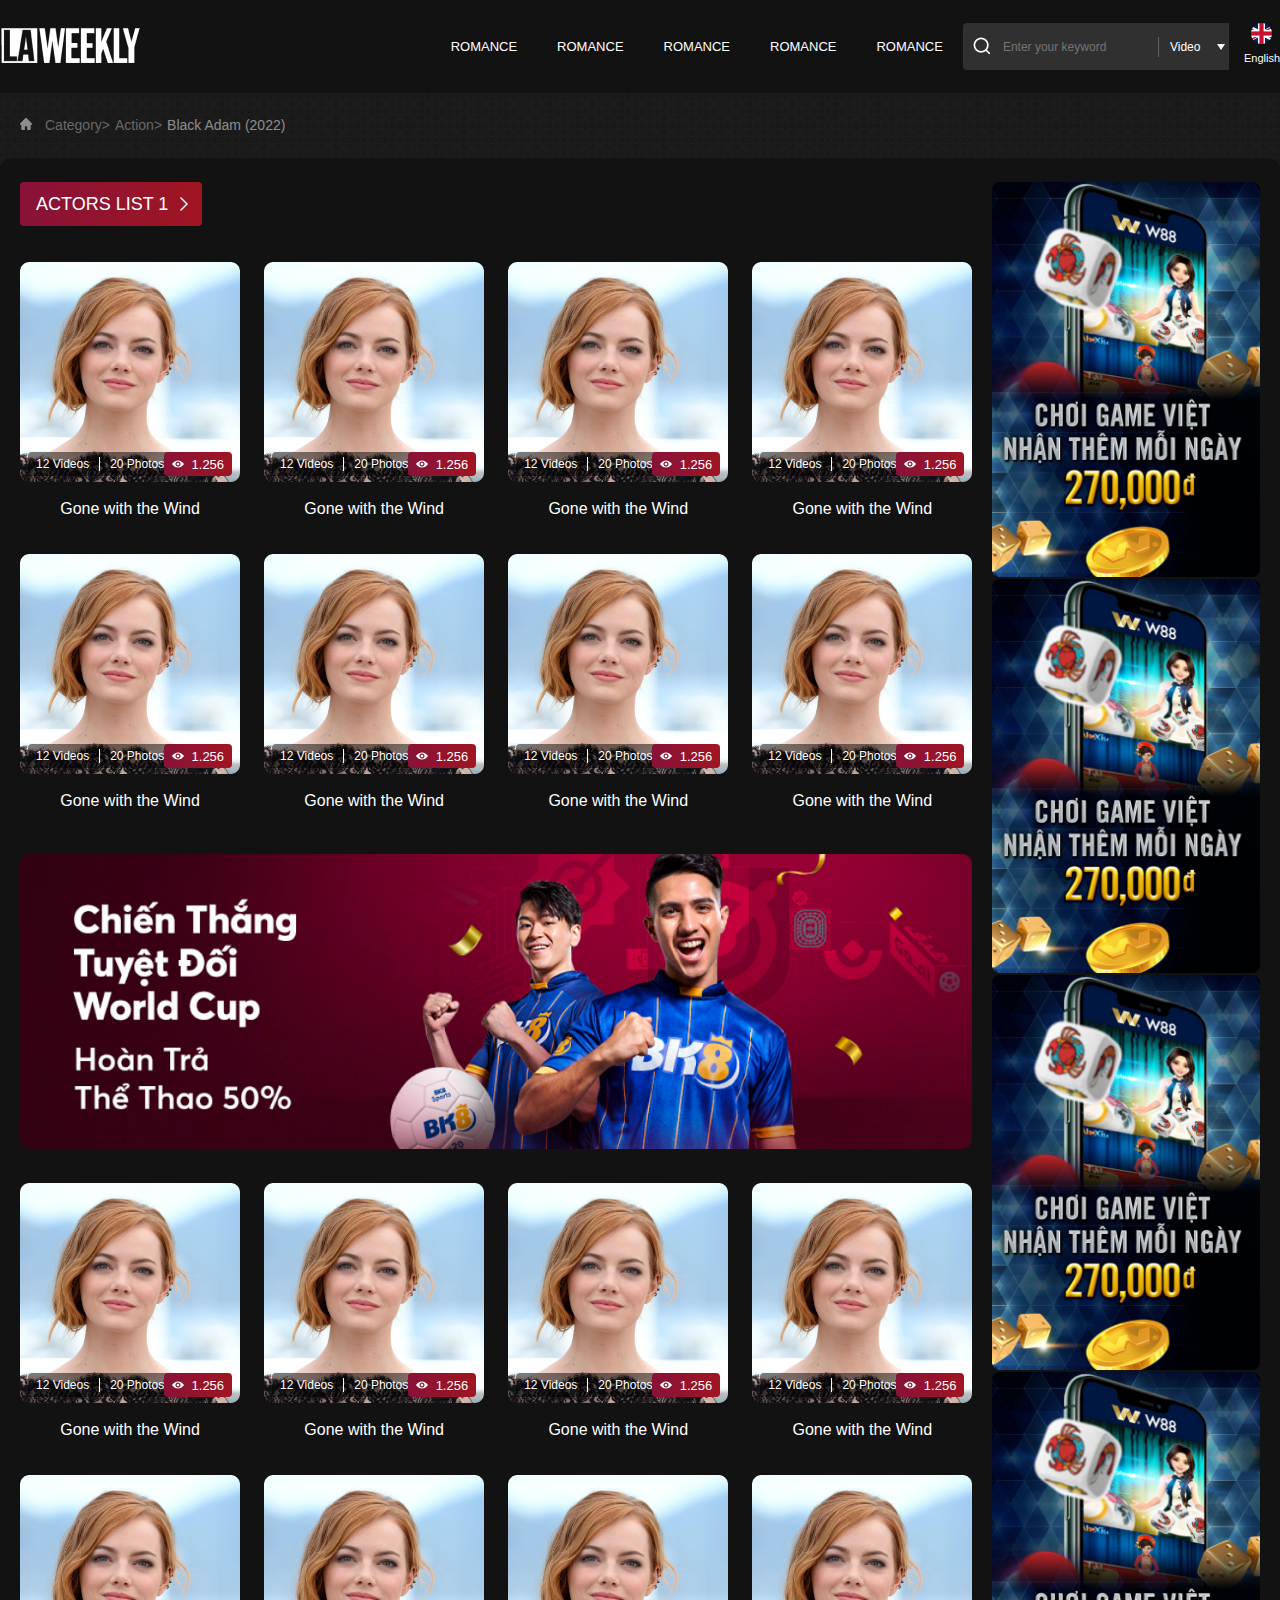
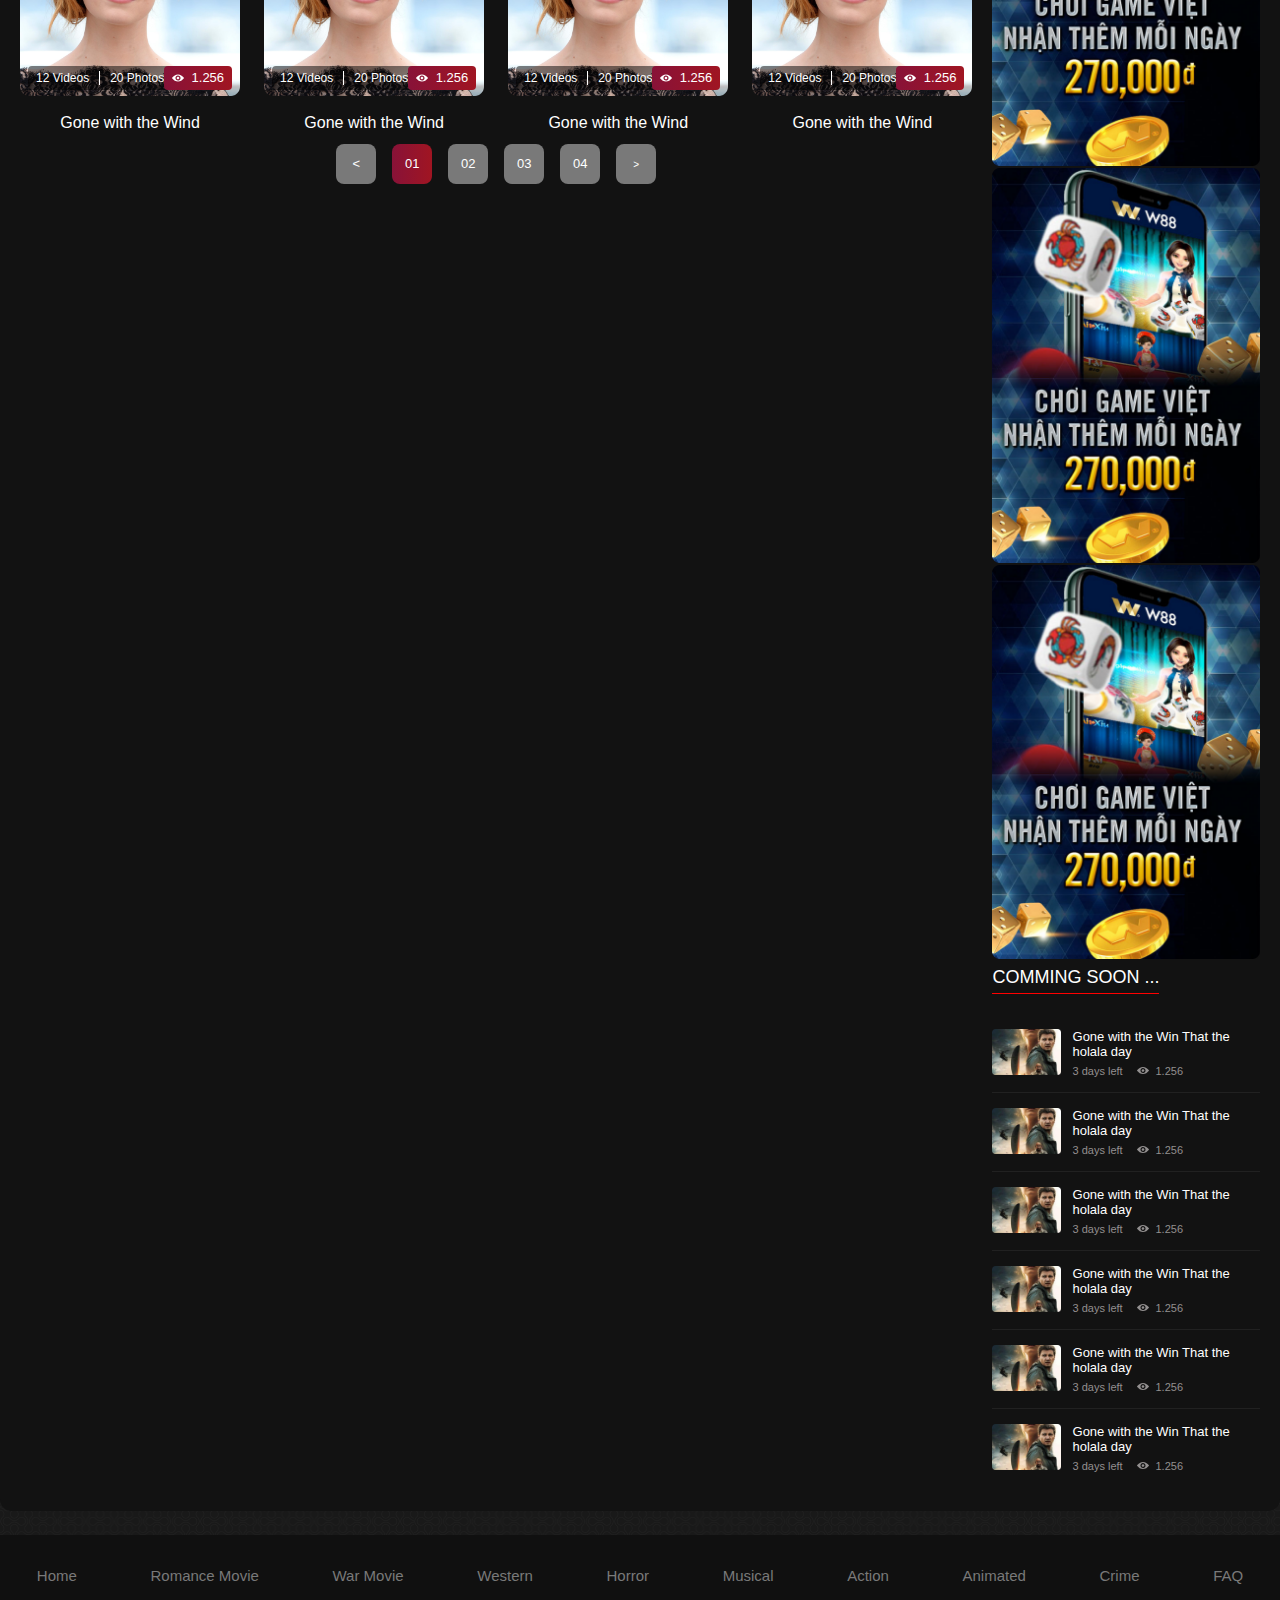
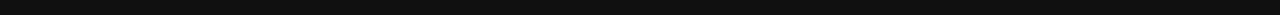
<file: html/actor.html>
<!DOCTYPE html>
<html lang="en">

<head>
    <meta charset="UTF-8">
    <meta http-equiv="X-UA-Compatible" content="IE=edge">
    <meta name="viewport" content="width=device-width, initial-scale=1.0">
    <title>Movie</title>

    <link rel="stylesheet" type="text/css" href="../css/style.css">
    <link rel="stylesheet" type="text/css" href="../css/header.css">
    <link rel="stylesheet" type="text/css" href="../css/body.css">
    <link rel="stylesheet" type="text/css" href="../css/footer.css">
    <link rel="stylesheet" type="text/css" href="../css/category.css">

    <!-- Swiper CSS -->
    <link rel="stylesheet" href="../plugins/swiper/swiper-bundle.min.css">
</head>

<body>
    <div id="header" class="bg-primary">
        <div class="header-content">
            <div class="header-logo">
                <a href="#">
                    <img src="../images/Background.png" alt="">
                </a>
            </div>
            <div class="header-toggle cursor-pointer" id="mobile-menu">
                <span class="bar"></span>
                <span class="bar"></span>
                <span class="bar"></span>
            </div>
            <div class="header-menu">
                <ul class="nav-menu">
                    <div class="lang">
                        <span>Language</span>
                        <div class="logo-lang">
                            <img src="../images/logo-lang-en.svg" alt="">
                            <img src="../images/logo-lang-en.svg" alt="">
                            <img src="../images/logo-lang-en.svg" alt="">
                        </div>
                    </div>
                    <li>ROMANCE</li>
                    <li>ROMANCE</li>
                    <li>ROMANCE</li>
                    <li>ROMANCE</li>
                    <li>ROMANCE</li>
                </ul>
                <div class="header-search">
                    <div class="search-toggle cursor-pointer" id="mobile-search">
                        <span class="bar"></span>
                        <span class="bar"></span>
                        <span class="bar"></span>
                    </div>
                    <div class="search">
                        <input type="text" placeholder="Enter your keyword" name="search">
                    </div>
                    <div class="select">
                        <select name="">
                            <option value="">Video</option>
                            <option value="">Clip</option>
                        </select>
                    </div>
                </div>
                <div class="icon-search cursor-pointer">
                    <img src="../images/circle2017.png" alt="">
                </div>
                <div class="header-lang">
                    <div class="header-lang__logo">
                        <img src="../images/Rectangle 23.png" alt="">
                    </div>
                    <div>English</div>
                </div>
            </div>
        </div>
    </div>

    <div id="body">
        <div class="category">
            <a href="#"><img src="../images/home-icon.svg" alt=""></a>
            <a href="#" class="home">Category></a>
            <a href="#" class="home">Action></a>
            <a href="#" class="category">Black Adam (2022)</a>
        </div>
        <div class="body-content">
            <div class="body-movie">
                <div class="body-movie__content">
                    <!-- list actor -->
                    <div class="body-movie__content-movie">
                        <div class="content-movie-head">
                            <h2>
                                Actors list 1
                            </h2>
                            <div class="view-more">
                                <a href="#">view more</a>
                            </div>
                        </div>

                        <div class="content-movie-items">

                            <div class="movie-item">
                                <div class="item-img">
                                    <img src="../images/actor01.png" alt="">
                                    <div class="item-time actor">
                                        <span>12 Videos</span>
                                        <span>20 Photos</span>
                                    </div>
                                    <div class="item-view">
                                        <img src="../images/view.svg" alt="">
                                        1.256
                                    </div>
                                </div>
                                <div class="item-content">
                                    <div class="name">Gone with the Wind</div>
                                </div>
                            </div>
                            <div class="movie-item">
                                <div class="item-img">
                                    <img src="../images/actor01.png" alt="">
                                    <div class="item-time actor">
                                        <span>12 Videos</span>
                                        <span>20 Photos</span>
                                    </div>
                                    <div class="item-view">
                                        <img src="../images/view.svg" alt="">
                                        1.256
                                    </div>
                                </div>
                                <div class="item-content">
                                    <div class="name">Gone with the Wind</div>
                                </div>
                            </div>
                            <div class="movie-item">
                                <div class="item-img">
                                    <img src="../images/actor01.png" alt="">
                                    <div class="item-time actor">
                                        <span>12 Videos</span>
                                        <span>20 Photos</span>
                                    </div>
                                    <div class="item-view">
                                        <img src="../images/view.svg" alt="">
                                        1.256
                                    </div>
                                </div>
                                <div class="item-content">
                                    <div class="name">Gone with the Wind</div>
                                </div>
                            </div>
                            <div class="movie-item">
                                <div class="item-img">
                                    <img src="../images/actor01.png" alt="">
                                    <div class="item-time actor">
                                        <span>12 Videos</span>
                                        <span>20 Photos</span>
                                    </div>
                                    <div class="item-view">
                                        <img src="../images/view.svg" alt="">
                                        1.256
                                    </div>
                                </div>
                                <div class="item-content">
                                    <div class="name">Gone with the Wind</div>
                                </div>
                            </div>
                            <div class="movie-item">
                                <div class="item-img">
                                    <img src="../images/actor01.png" alt="">
                                    <div class="item-time actor">
                                        <span>12 Videos</span>
                                        <span>20 Photos</span>
                                    </div>
                                    <div class="item-view">
                                        <img src="../images/view.svg" alt="">
                                        1.256
                                    </div>
                                </div>
                                <div class="item-content">
                                    <div class="name">Gone with the Wind</div>
                                </div>
                            </div>
                            <div class="movie-item">
                                <div class="item-img">
                                    <img src="../images/actor01.png" alt="">
                                    <div class="item-time actor">
                                        <span>12 Videos</span>
                                        <span>20 Photos</span>
                                    </div>
                                    <div class="item-view">
                                        <img src="../images/view.svg" alt="">
                                        1.256
                                    </div>
                                </div>
                                <div class="item-content">
                                    <div class="name">Gone with the Wind</div>
                                </div>
                            </div>
                            <div class="movie-item">
                                <div class="item-img">
                                    <img src="../images/actor01.png" alt="">
                                    <div class="item-time actor">
                                        <span>12 Videos</span>
                                        <span>20 Photos</span>
                                    </div>
                                    <div class="item-view">
                                        <img src="../images/view.svg" alt="">
                                        1.256
                                    </div>
                                </div>
                                <div class="item-content">
                                    <div class="name">Gone with the Wind</div>
                                </div>
                            </div>
                            <div class="movie-item">
                                <div class="item-img">
                                    <img src="../images/actor01.png" alt="">
                                    <div class="item-time actor">
                                        <span>12 Videos</span>
                                        <span>20 Photos</span>
                                    </div>
                                    <div class="item-view">
                                        <img src="../images/view.svg" alt="">
                                        1.256
                                    </div>
                                </div>
                                <div class="item-content">
                                    <div class="name">Gone with the Wind</div>
                                </div>
                            </div>

                        </div>
                    </div>

                    <!-- banner main  -->
                    <div class="body-movie__banner-main">
                        <img src="../images/ads-destop-01.png" alt="">
                    </div>

                    <!-- list movie -->
                    <div class="body-movie__content-movie">
                   
                        <div class="content-movie-items">

                            <div class="movie-item">
                                <div class="item-img">
                                    <img src="../images/actor01.png" alt="">
                                    <div class="item-time actor">
                                        <span>12 Videos</span>
                                        <span>20 Photos</span>
                                    </div>
                                    <div class="item-view">
                                        <img src="../images/view.svg" alt="">
                                        1.256
                                    </div>
                                </div>
                                <div class="item-content">
                                    <div class="name">Gone with the Wind</div>
                                </div>
                            </div>
                            <div class="movie-item">
                                <div class="item-img">
                                    <img src="../images/actor01.png" alt="">
                                    <div class="item-time actor">
                                        <span>12 Videos</span>
                                        <span>20 Photos</span>
                                    </div>
                                    <div class="item-view">
                                        <img src="../images/view.svg" alt="">
                                        1.256
                                    </div>
                                </div>
                                <div class="item-content">
                                    <div class="name">Gone with the Wind</div>
                                </div>
                            </div>
                            <div class="movie-item">
                                <div class="item-img">
                                    <img src="../images/actor01.png" alt="">
                                    <div class="item-time actor">
                                        <span>12 Videos</span>
                                        <span>20 Photos</span>
                                    </div>
                                    <div class="item-view">
                                        <img src="../images/view.svg" alt="">
                                        1.256
                                    </div>
                                </div>
                                <div class="item-content">
                                    <div class="name">Gone with the Wind</div>
                                </div>
                            </div>
                            <div class="movie-item">
                                <div class="item-img">
                                    <img src="../images/actor01.png" alt="">
                                    <div class="item-time actor">
                                        <span>12 Videos</span>
                                        <span>20 Photos</span>
                                    </div>
                                    <div class="item-view">
                                        <img src="../images/view.svg" alt="">
                                        1.256
                                    </div>
                                </div>
                                <div class="item-content">
                                    <div class="name">Gone with the Wind</div>
                                </div>
                            </div>
                            <div class="movie-item">
                                <div class="item-img">
                                    <img src="../images/actor01.png" alt="">
                                    <div class="item-time actor">
                                        <span>12 Videos</span>
                                        <span>20 Photos</span>
                                    </div>
                                    <div class="item-view">
                                        <img src="../images/view.svg" alt="">
                                        1.256
                                    </div>
                                </div>
                                <div class="item-content">
                                    <div class="name">Gone with the Wind</div>
                                </div>
                            </div>
                            <div class="movie-item">
                                <div class="item-img">
                                    <img src="../images/actor01.png" alt="">
                                    <div class="item-time actor">
                                        <span>12 Videos</span>
                                        <span>20 Photos</span>
                                    </div>
                                    <div class="item-view">
                                        <img src="../images/view.svg" alt="">
                                        1.256
                                    </div>
                                </div>
                                <div class="item-content">
                                    <div class="name">Gone with the Wind</div>
                                </div>
                            </div>
                            <div class="movie-item">
                                <div class="item-img">
                                    <img src="../images/actor01.png" alt="">
                                    <div class="item-time actor">
                                        <span>12 Videos</span>
                                        <span>20 Photos</span>
                                    </div>
                                    <div class="item-view">
                                        <img src="../images/view.svg" alt="">
                                        1.256
                                    </div>
                                </div>
                                <div class="item-content">
                                    <div class="name">Gone with the Wind</div>
                                </div>
                            </div>
                            <div class="movie-item">
                                <div class="item-img">
                                    <img src="../images/actor01.png" alt="">
                                    <div class="item-time actor">
                                        <span>12 Videos</span>
                                        <span>20 Photos</span>
                                    </div>
                                    <div class="item-view">
                                        <img src="../images/view.svg" alt="">
                                        1.256
                                    </div>
                                </div>
                                <div class="item-content">
                                    <div class="name">Gone with the Wind</div>
                                </div>
                            </div>

                        </div>

                        <div class="pagination-desktop">
                            <div class="box-pagination"><a href="#"><</a></div>
                            <div class="box-pagination active"><a href="#">01</a></div>
                            <div class="box-pagination"><a href="#">02</a></div>
                            <div class="box-pagination"><a href="#">03</a></div>
                            <div class="box-pagination"><a href="#">04</a></div>
                            <div class="box-pagination"><a href="#"><a href="#"></a>></a></div>
                        </div>
                        <div class="pagination-mobile">
                            <div class="arrow">
                                <div class="prev"><a href="#"><img src="../images/arr-left.svg" alt="">prev</a></div>
                                <div class="next"><a href="#">next<img src="../images/Vector.svg" alt=""></a></div>
                            </div>
                            <div class="box">
                                <div class="box-pagination active"><a href="#">01</a></div>
                                <div class="box-pagination"><a href="#">02</a></div>
                                <div class="box-pagination"><a href="#">...</a></div>
                                <div class="box-pagination"><a href="#">04</a></div>
                            </div>
                        </div>
                    </div>
                </div>

                <!-- list banner -->
                <section class="body-movie__banner">
                    <div class="item-ad">
                        <img src="../images/banner.png" alt="">
                        <img src="../images/banner.png" alt="">
                        <img src="../images/banner.png" alt="">
                        <img src="../images/banner.png" alt="">
                        <img src="../images/banner.png" alt="">
                        <img src="../images/banner.png" alt="">
                    </div>
                    <div class="banner-ads-mobile">
                        <img src="../images/ads-mobile-01.png" alt="">
                        <img src="../images/ads-mobile-02.png" alt="">
                    </div>

                    <div class="comming-soon">
                        <div class="comming-soon__head">
                            <h2>
                                Comming
                                <span>soon ...</span>
                            </h2>
                        </div>
                        <div class="comming-soon__content">
                            <div class="cs-item">
                                <div class="cs-image">
                                    <a href="#">
                                        <img src="../images/comming-soon.png" alt="">
                                    </a>
                                </div>
                                <div class="cs-info">
                                    <div class="cs-info-title">Gone with the Win That the holala day</div>
                                    <div class="cs-info-view">
                                        <span>3 days left</span>
                                        <span><img src="../images/view-gray.svg" alt=""> 1.256</span>
                                    </div>
                                </div>
                            </div>
                            <div class="cs-item">
                                <div class="cs-image">
                                    <a href="#">
                                        <img src="../images/comming-soon.png" alt="">
                                    </a>
                                </div>
                                <div class="cs-info">
                                    <div class="cs-info-title">Gone with the Win That the holala day</div>
                                    <div class="cs-info-view">
                                        <span>3 days left</span>
                                        <span><img src="../images/view-gray.svg" alt=""> 1.256</span>
                                    </div>
                                </div>
                            </div>
                            <div class="cs-item">
                                <div class="cs-image">
                                    <a href="#">
                                        <img src="../images/comming-soon.png" alt="">
                                    </a>
                                </div>
                                <div class="cs-info">
                                    <div class="cs-info-title">Gone with the Win That the holala day</div>
                                    <div class="cs-info-view">
                                        <span>3 days left</span>
                                        <span><img src="../images/view-gray.svg" alt=""> 1.256</span>
                                    </div>
                                </div>
                            </div>
                            <div class="cs-item">
                                <div class="cs-image">
                                    <a href="#">
                                        <img src="../images/comming-soon.png" alt="">
                                    </a>
                                </div>
                                <div class="cs-info">
                                    <div class="cs-info-title">Gone with the Win That the holala day</div>
                                    <div class="cs-info-view">
                                        <span>3 days left</span>
                                        <span><img src="../images/view-gray.svg" alt=""> 1.256</span>
                                    </div>
                                </div>
                            </div>
                            <div class="cs-item">
                                <div class="cs-image">
                                    <a href="#">
                                        <img src="../images/comming-soon.png" alt="">
                                    </a>
                                </div>
                                <div class="cs-info">
                                    <div class="cs-info-title">Gone with the Win That the holala day</div>
                                    <div class="cs-info-view">
                                        <span>3 days left</span>
                                        <span><img src="../images/view-gray.svg" alt=""> 1.256</span>
                                    </div>
                                </div>
                            </div>
                            <div class="cs-item">
                                <div class="cs-image">
                                    <a href="#">
                                        <img src="../images/comming-soon.png" alt="">
                                    </a>
                                </div>
                                <div class="cs-info">
                                    <div class="cs-info-title">Gone with the Win That the holala day</div>
                                    <div class="cs-info-view">
                                        <span>3 days left</span>
                                        <span><img src="../images/view-gray.svg" alt=""> 1.256</span>
                                    </div>
                                </div>
                            </div>
                        </div>
                    </div>
                </section>
            </div>

        </div>
        <div class="ads">
            <div class="ads-mobile">
                <div class="ads-item">
                    <a href="#">
                        <img src="../images/ads-mobile-01.png" alt="">
                    </a>
                </div>
                <div class="ads-item">
                    <a href="#">
                        <img src="../images/ads-mobile-02.png" alt="">
                    </a>
                </div>
                <div class="ads-item ads-item-double">
                    <a href="#">
                        <img src="../images/ads-mobile-04.png" alt="">
                    </a>
                    <a href="#">
                        <img src="../images/ads-mobile-04.png" alt="">
                    </a>
                </div>
            </div>
        </div>
    </div>

    <footer id="footer">
        <div class="footer-desktop">
            <ul>
                <li><a href="#">Home</a></li>
                <li><a href="#">Romance Movie</a></li>
                <li><a href="#">War Movie</a></li>
                <li><a href="#">Western</a></li>
                <li><a href="#">Horror</a></li>
                <li><a href="#">Musical</a></li>
                <li><a href="#">Action</a></li>
                <li><a href="#">Animated</a></li>
                <li><a href="#">Crime</a></li>
                <li><a href="#">FAQ</a></li>
            </ul>
        </div>
        <div class="footer-mobile">
            Copyright 2022 APK Movie
        </div>
    </footer>
</body>

<script src="../js/header.js"></script>
<!-- Swiper JS -->
<script src="../plugins/swiper/swiper-bundle.min.js"></script>
<script src="../js/swiper.js"></script>

</html>
</file>
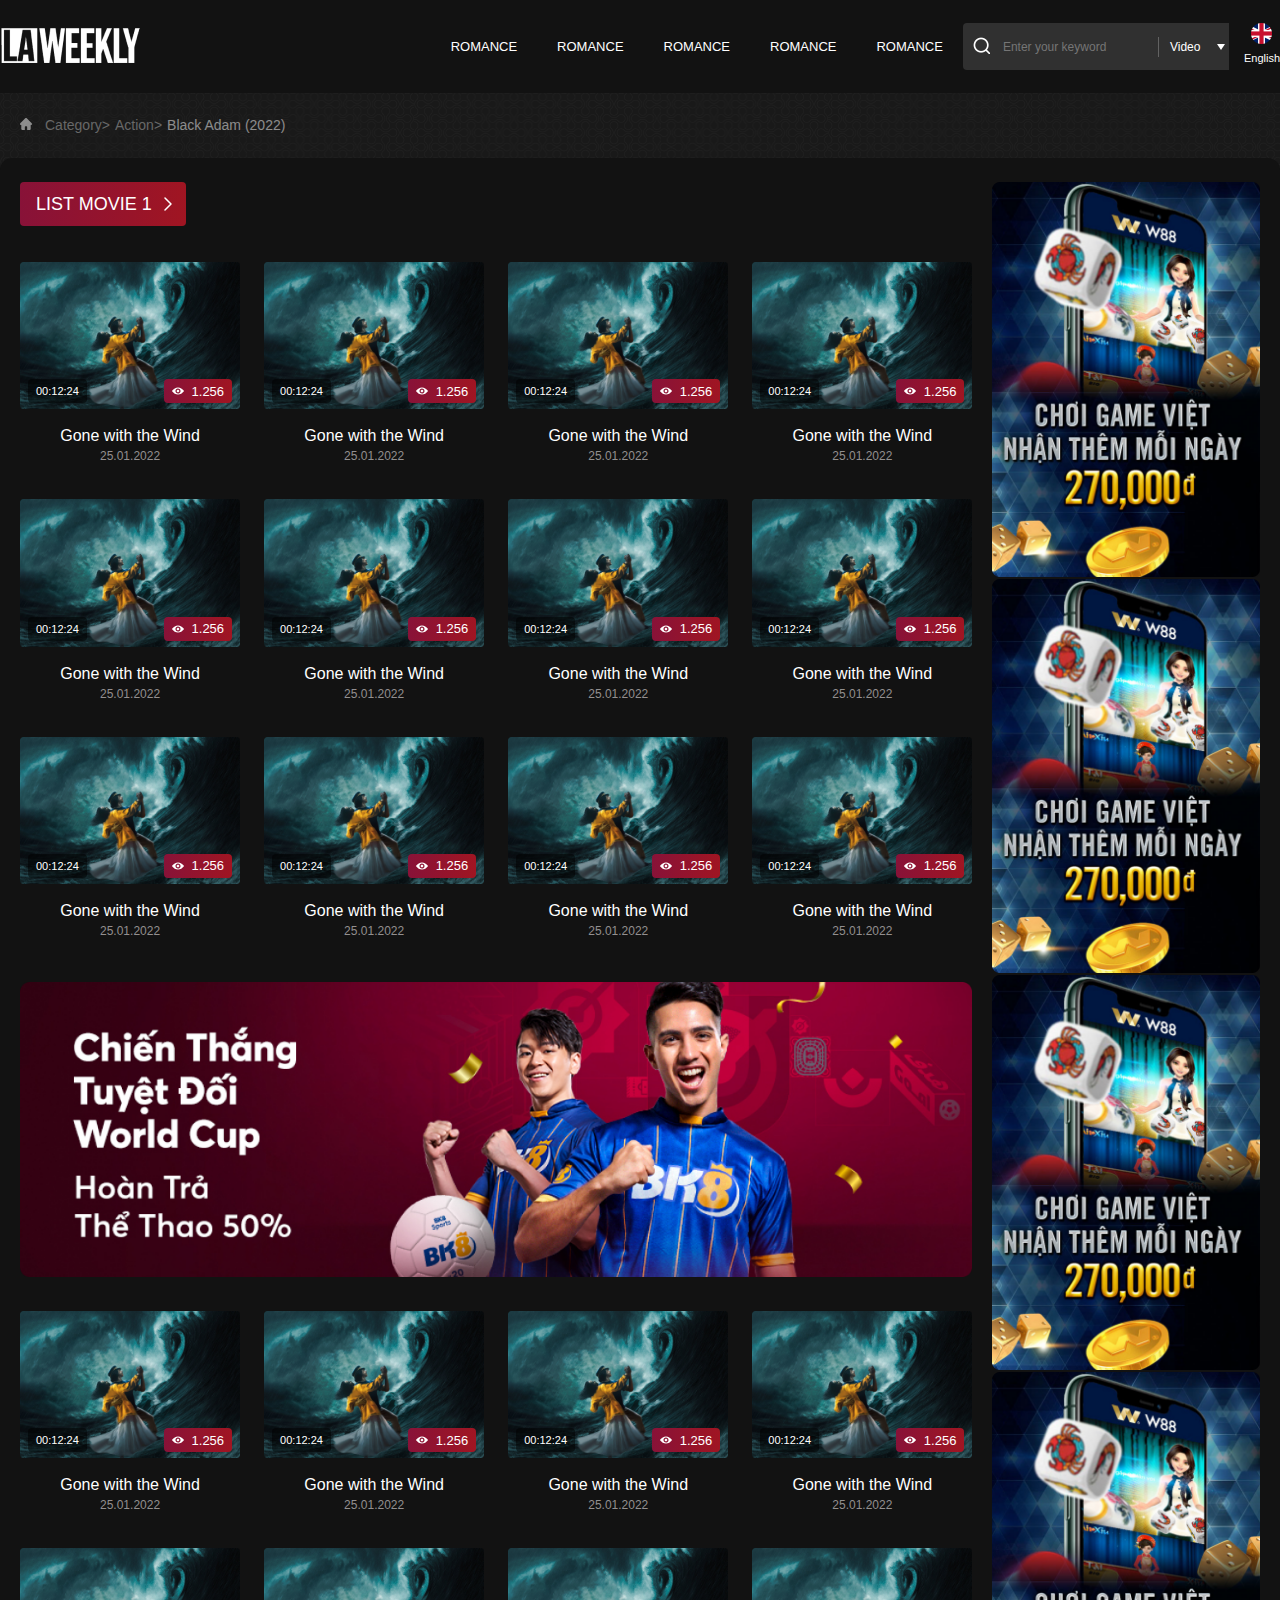
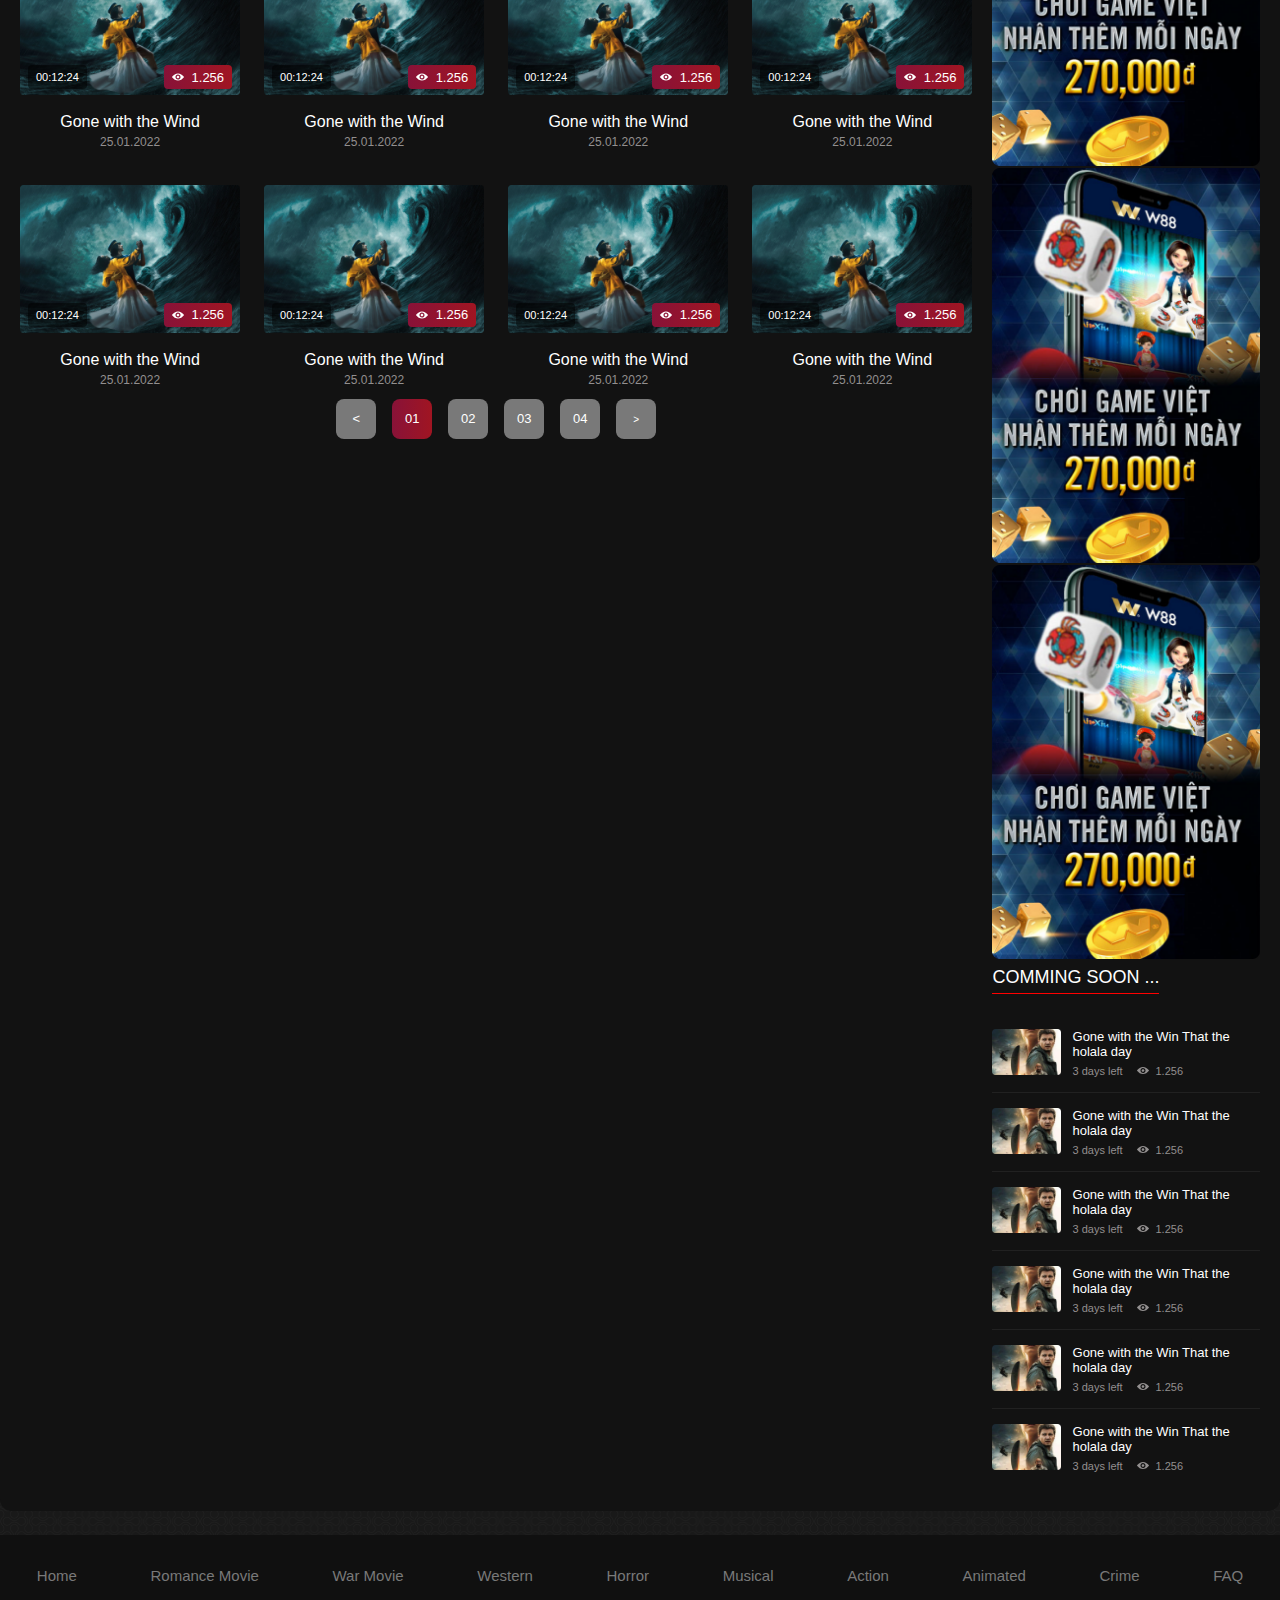
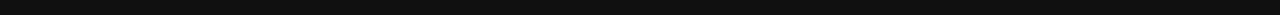
<file: html/category-detail.html>
<!DOCTYPE html>
<html lang="en">

<head>
    <meta charset="UTF-8">
    <meta http-equiv="X-UA-Compatible" content="IE=edge">
    <meta name="viewport" content="width=device-width, initial-scale=1.0">
    <title>Movie</title>

    <link rel="stylesheet" type="text/css" href="../css/style.css">
    <link rel="stylesheet" type="text/css" href="../css/header.css">
    <link rel="stylesheet" type="text/css" href="../css/body.css">
    <link rel="stylesheet" type="text/css" href="../css/footer.css">
    <link rel="stylesheet" type="text/css" href="../css/category.css">

    <!-- Swiper CSS -->
    <link rel="stylesheet" href="../plugins/swiper/swiper-bundle.min.css">
</head>

<body>
    <div id="header" class="bg-primary">
        <div class="header-content">
            <div class="header-logo">
                <a href="#">
                    <img src="../images/Background.png" alt="">
                </a>
            </div>
            <div class="header-toggle cursor-pointer" id="mobile-menu">
                <span class="bar"></span>
                <span class="bar"></span>
                <span class="bar"></span>
            </div>
            <div class="header-menu">
                <ul class="nav-menu">
                    <div class="lang">
                        <span>Language</span>
                        <div class="logo-lang">
                            <img src="../images/logo-lang-en.svg" alt="">
                            <img src="../images/logo-lang-en.svg" alt="">
                            <img src="../images/logo-lang-en.svg" alt="">
                        </div>
                    </div>
                    <li>ROMANCE</li>
                    <li>ROMANCE</li>
                    <li>ROMANCE</li>
                    <li>ROMANCE</li>
                    <li>ROMANCE</li>
                </ul>
                <div class="header-search">
                    <div class="search-toggle cursor-pointer" id="mobile-search">
                        <span class="bar"></span>
                        <span class="bar"></span>
                        <span class="bar"></span>
                    </div>
                    <div class="search">
                        <input type="text" placeholder="Enter your keyword" name="search">
                    </div>
                    <div class="select">
                        <select name="">
                            <option value="">Video</option>
                            <option value="">Clip</option>
                        </select>
                    </div>
                </div>
                <div class="icon-search cursor-pointer">
                    <img src="../images/circle2017.png" alt="">
                </div>
                <div class="header-lang">
                    <div class="header-lang__logo">
                        <img src="../images/Rectangle 23.png" alt="">
                    </div>
                    <div>English</div>
                </div>
            </div>
        </div>
    </div>

    <div id="body">
        <div class="category">
            <a href="#"><img src="../images/home-icon.svg" alt=""></a>
            <a href="#" class="home">Category></a>
            <a href="#" class="home">Action></a>
            <a href="#" class="category">Black Adam (2022)</a>
        </div>
        <div class="body-content">
            <div class="body-movie">
                <div class="body-movie__content">
                <!-- list movie -->
                <div class="body-movie__content-movie">
                    <div class="content-movie-head">
                        <h2>
                            List movie 1
                        </h2>
                        <div class="view-more count-item">
                            <a href="#">1.020 items</a>
                        </div>
                    </div>

                    <div class="content-movie-items">

                        <div class="movie-item">
                            <div class="item-img">
                                <img src="../images/Rectangle 7.png" alt="">
                                <div class="item-time">00:12:24</div>
                                <div class="item-view">
                                    <img src="../images/view.svg" alt="">
                                    1.256
                                </div>
                            </div>
                            <div class="item-content">
                                <div class="name">Gone with the Wind</div>
                                <div class="date">25.01.2022</div>
                            </div>
                        </div>

                        <div class="movie-item">
                            <div class="item-img">
                                <img src="../images/Rectangle 7.png" alt="">
                                <div class="item-time">00:12:24</div>
                                <div class="item-view">
                                    <img src="../images/view.svg" alt="">
                                    1.256
                                </div>
                            </div>
                            <div class="item-content">
                                <div class="name">Gone with the Wind</div>
                                <div class="date">25.01.2022</div>
                            </div>
                        </div>

                        <div class="movie-item">
                            <div class="item-img">
                                <img src="../images/Rectangle 7.png" alt="">
                                <div class="item-time">00:12:24</div>
                                <div class="item-view">
                                    <img src="../images/view.svg" alt="">
                                    1.256
                                </div>
                            </div>
                            <div class="item-content">
                                <div class="name">Gone with the Wind</div>
                                <div class="date">25.01.2022</div>
                            </div>
                        </div>

                        <div class="movie-item">
                            <div class="item-img">
                                <img src="../images/Rectangle 7.png" alt="">
                                <div class="item-time">00:12:24</div>
                                <div class="item-view">
                                    <img src="../images/view.svg" alt="">
                                    1.256
                                </div>
                            </div>
                            <div class="item-content">
                                <div class="name">Gone with the Wind</div>
                                <div class="date">25.01.2022</div>
                            </div>
                        </div>

                        <div class="movie-item">
                            <div class="item-img">
                                <img src="../images/Rectangle 7.png" alt="">
                                <div class="item-time">00:12:24</div>
                                <div class="item-view">
                                    <img src="../images/view.svg" alt="">
                                    1.256
                                </div>
                            </div>
                            <div class="item-content">
                                <div class="name">Gone with the Wind</div>
                                <div class="date">25.01.2022</div>
                            </div>
                        </div>

                        <div class="movie-item">
                            <div class="item-img">
                                <img src="../images/Rectangle 7.png" alt="">
                                <div class="item-time">00:12:24</div>
                                <div class="item-view">
                                    <img src="../images/view.svg" alt="">
                                    1.256
                                </div>
                            </div>
                            <div class="item-content">
                                <div class="name">Gone with the Wind</div>
                                <div class="date">25.01.2022</div>
                            </div>
                        </div>

                        <div class="movie-item">
                            <div class="item-img">
                                <img src="../images/Rectangle 7.png" alt="">
                                <div class="item-time">00:12:24</div>
                                <div class="item-view">
                                    <img src="../images/view.svg" alt="">
                                    1.256
                                </div>
                            </div>
                            <div class="item-content">
                                <div class="name">Gone with the Wind</div>
                                <div class="date">25.01.2022</div>
                            </div>
                        </div>

                        <div class="movie-item">
                            <div class="item-img">
                                <img src="../images/Rectangle 7.png" alt="">
                                <div class="item-time">00:12:24</div>
                                <div class="item-view">
                                    <img src="../images/view.svg" alt="">
                                    1.256
                                </div>
                            </div>
                            <div class="item-content">
                                <div class="name">Gone with the Wind</div>
                                <div class="date">25.01.2022</div>
                            </div>
                        </div>

                        <div class="movie-item">
                            <div class="item-img">
                                <img src="../images/Rectangle 7.png" alt="">
                                <div class="item-time">00:12:24</div>
                                <div class="item-view">
                                    <img src="../images/view.svg" alt="">
                                    1.256
                                </div>
                            </div>
                            <div class="item-content">
                                <div class="name">Gone with the Wind</div>
                                <div class="date">25.01.2022</div>
                            </div>
                        </div>

                        <div class="movie-item">
                            <div class="item-img">
                                <img src="../images/Rectangle 7.png" alt="">
                                <div class="item-time">00:12:24</div>
                                <div class="item-view">
                                    <img src="../images/view.svg" alt="">
                                    1.256
                                </div>
                            </div>
                            <div class="item-content">
                                <div class="name">Gone with the Wind</div>
                                <div class="date">25.01.2022</div>
                            </div>
                        </div>

                        <div class="movie-item">
                            <div class="item-img">
                                <img src="../images/Rectangle 7.png" alt="">
                                <div class="item-time">00:12:24</div>
                                <div class="item-view">
                                    <img src="../images/view.svg" alt="">
                                    1.256
                                </div>
                            </div>
                            <div class="item-content">
                                <div class="name">Gone with the Wind</div>
                                <div class="date">25.01.2022</div>
                            </div>
                        </div>

                        <div class="movie-item">
                            <div class="item-img">
                                <img src="../images/Rectangle 7.png" alt="">
                                <div class="item-time">00:12:24</div>
                                <div class="item-view">
                                    <img src="../images/view.svg" alt="">
                                    1.256
                                </div>
                            </div>
                            <div class="item-content">
                                <div class="name">Gone with the Wind</div>
                                <div class="date">25.01.2022</div>
                            </div>
                        </div>
                    </div>

                </div>

                    <!-- banner main  -->
                    <div class="body-movie__banner-main">
                        <img src="../images/ads-destop-01.png" alt="">
                    </div>

                    <!-- list movie -->
                    <div class="body-movie__content-movie">
                        <div class="content-movie-items">

                            <div class="movie-item">
                                <div class="item-img">
                                    <img src="../images/Rectangle 7.png" alt="">
                                    <div class="item-time">00:12:24</div>
                                    <div class="item-view">
                                        <img src="../images/view.svg" alt="">
                                        1.256
                                    </div>
                                </div>
                                <div class="item-content">
                                    <div class="name">Gone with the Wind</div>
                                    <div class="date">25.01.2022</div>
                                </div>
                            </div>

                            <div class="movie-item">
                                <div class="item-img">
                                    <img src="../images/Rectangle 7.png" alt="">
                                    <div class="item-time">00:12:24</div>
                                    <div class="item-view">
                                        <img src="../images/view.svg" alt="">
                                        1.256
                                    </div>
                                </div>
                                <div class="item-content">
                                    <div class="name">Gone with the Wind</div>
                                    <div class="date">25.01.2022</div>
                                </div>
                            </div>

                            <div class="movie-item">
                                <div class="item-img">
                                    <img src="../images/Rectangle 7.png" alt="">
                                    <div class="item-time">00:12:24</div>
                                    <div class="item-view">
                                        <img src="../images/view.svg" alt="">
                                        1.256
                                    </div>
                                </div>
                                <div class="item-content">
                                    <div class="name">Gone with the Wind</div>
                                    <div class="date">25.01.2022</div>
                                </div>
                            </div>

                            <div class="movie-item">
                                <div class="item-img">
                                    <img src="../images/Rectangle 7.png" alt="">
                                    <div class="item-time">00:12:24</div>
                                    <div class="item-view">
                                        <img src="../images/view.svg" alt="">
                                        1.256
                                    </div>
                                </div>
                                <div class="item-content">
                                    <div class="name">Gone with the Wind</div>
                                    <div class="date">25.01.2022</div>
                                </div>
                            </div>

                            <div class="movie-item">
                                <div class="item-img">
                                    <img src="../images/Rectangle 7.png" alt="">
                                    <div class="item-time">00:12:24</div>
                                    <div class="item-view">
                                        <img src="../images/view.svg" alt="">
                                        1.256
                                    </div>
                                </div>
                                <div class="item-content">
                                    <div class="name">Gone with the Wind</div>
                                    <div class="date">25.01.2022</div>
                                </div>
                            </div>

                            <div class="movie-item">
                                <div class="item-img">
                                    <img src="../images/Rectangle 7.png" alt="">
                                    <div class="item-time">00:12:24</div>
                                    <div class="item-view">
                                        <img src="../images/view.svg" alt="">
                                        1.256
                                    </div>
                                </div>
                                <div class="item-content">
                                    <div class="name">Gone with the Wind</div>
                                    <div class="date">25.01.2022</div>
                                </div>
                            </div>

                            <div class="movie-item">
                                <div class="item-img">
                                    <img src="../images/Rectangle 7.png" alt="">
                                    <div class="item-time">00:12:24</div>
                                    <div class="item-view">
                                        <img src="../images/view.svg" alt="">
                                        1.256
                                    </div>
                                </div>
                                <div class="item-content">
                                    <div class="name">Gone with the Wind</div>
                                    <div class="date">25.01.2022</div>
                                </div>
                            </div>

                            <div class="movie-item">
                                <div class="item-img">
                                    <img src="../images/Rectangle 7.png" alt="">
                                    <div class="item-time">00:12:24</div>
                                    <div class="item-view">
                                        <img src="../images/view.svg" alt="">
                                        1.256
                                    </div>
                                </div>
                                <div class="item-content">
                                    <div class="name">Gone with the Wind</div>
                                    <div class="date">25.01.2022</div>
                                </div>
                            </div>

                            <div class="movie-item">
                                <div class="item-img">
                                    <img src="../images/Rectangle 7.png" alt="">
                                    <div class="item-time">00:12:24</div>
                                    <div class="item-view">
                                        <img src="../images/view.svg" alt="">
                                        1.256
                                    </div>
                                </div>
                                <div class="item-content">
                                    <div class="name">Gone with the Wind</div>
                                    <div class="date">25.01.2022</div>
                                </div>
                            </div>

                            <div class="movie-item">
                                <div class="item-img">
                                    <img src="../images/Rectangle 7.png" alt="">
                                    <div class="item-time">00:12:24</div>
                                    <div class="item-view">
                                        <img src="../images/view.svg" alt="">
                                        1.256
                                    </div>
                                </div>
                                <div class="item-content">
                                    <div class="name">Gone with the Wind</div>
                                    <div class="date">25.01.2022</div>
                                </div>
                            </div>

                            <div class="movie-item">
                                <div class="item-img">
                                    <img src="../images/Rectangle 7.png" alt="">
                                    <div class="item-time">00:12:24</div>
                                    <div class="item-view">
                                        <img src="../images/view.svg" alt="">
                                        1.256
                                    </div>
                                </div>
                                <div class="item-content">
                                    <div class="name">Gone with the Wind</div>
                                    <div class="date">25.01.2022</div>
                                </div>
                            </div>

                            <div class="movie-item">
                                <div class="item-img">
                                    <img src="../images/Rectangle 7.png" alt="">
                                    <div class="item-time">00:12:24</div>
                                    <div class="item-view">
                                        <img src="../images/view.svg" alt="">
                                        1.256
                                    </div>
                                </div>
                                <div class="item-content">
                                    <div class="name">Gone with the Wind</div>
                                    <div class="date">25.01.2022</div>
                                </div>
                            </div>
                        </div>

                        <div class="pagination-desktop">
                            <div class="box-pagination"><a href="#"><</a></div>
                            <div class="box-pagination active"><a href="#">01</a></div>
                            <div class="box-pagination"><a href="#">02</a></div>
                            <div class="box-pagination"><a href="#">03</a></div>
                            <div class="box-pagination"><a href="#">04</a></div>
                            <div class="box-pagination"><a href="#"><a href="#"></a>></a></div>
                        </div>
                        <div class="pagination-mobile">
                            <div class="arrow">
                                <div class="prev"><a href="#"><img src="../images/arr-left.svg" alt="">prev</a></div>
                                <div class="next"><a href="#">next<img src="../images/Vector.svg" alt=""></a></div>
                            </div>
                            <div class="box">
                                <div class="box-pagination active"><a href="#">01</a></div>
                                <div class="box-pagination"><a href="#">02</a></div>
                                <div class="box-pagination"><a href="#">...</a></div>
                                <div class="box-pagination"><a href="#">04</a></div>
                            </div>
                        </div>
                    </div>
                </div>

                <!-- list banner -->
                <section class="body-movie__banner">
                    <div class="item-ad">
                        <img src="../images/banner.png" alt="">
                        <img src="../images/banner.png" alt="">
                        <img src="../images/banner.png" alt="">
                        <img src="../images/banner.png" alt="">
                        <img src="../images/banner.png" alt="">
                        <img src="../images/banner.png" alt="">
                    </div>
                    <div class="banner-ads-mobile">
                        <img src="../images/ads-mobile-01.png" alt="">
                        <img src="../images/ads-mobile-02.png" alt="">
                    </div>

                    <div class="comming-soon">
                        <div class="comming-soon__head">
                            <h2>
                                Comming
                                <span>soon ...</span>
                            </h2>
                        </div>
                        <div class="comming-soon__content">
                            <div class="cs-item">
                                <div class="cs-image">
                                    <a href="#">
                                        <img src="../images/comming-soon.png" alt="">
                                    </a>
                                </div>
                                <div class="cs-info">
                                    <div class="cs-info-title">Gone with the Win That the holala day</div>
                                    <div class="cs-info-view">
                                        <span>3 days left</span>
                                        <span><img src="../images/view-gray.svg" alt=""> 1.256</span>
                                    </div>
                                </div>
                            </div>
                            <div class="cs-item">
                                <div class="cs-image">
                                    <a href="#">
                                        <img src="../images/comming-soon.png" alt="">
                                    </a>
                                </div>
                                <div class="cs-info">
                                    <div class="cs-info-title">Gone with the Win That the holala day</div>
                                    <div class="cs-info-view">
                                        <span>3 days left</span>
                                        <span><img src="../images/view-gray.svg" alt=""> 1.256</span>
                                    </div>
                                </div>
                            </div>
                            <div class="cs-item">
                                <div class="cs-image">
                                    <a href="#">
                                        <img src="../images/comming-soon.png" alt="">
                                    </a>
                                </div>
                                <div class="cs-info">
                                    <div class="cs-info-title">Gone with the Win That the holala day</div>
                                    <div class="cs-info-view">
                                        <span>3 days left</span>
                                        <span><img src="../images/view-gray.svg" alt=""> 1.256</span>
                                    </div>
                                </div>
                            </div>
                            <div class="cs-item">
                                <div class="cs-image">
                                    <a href="#">
                                        <img src="../images/comming-soon.png" alt="">
                                    </a>
                                </div>
                                <div class="cs-info">
                                    <div class="cs-info-title">Gone with the Win That the holala day</div>
                                    <div class="cs-info-view">
                                        <span>3 days left</span>
                                        <span><img src="../images/view-gray.svg" alt=""> 1.256</span>
                                    </div>
                                </div>
                            </div>
                            <div class="cs-item">
                                <div class="cs-image">
                                    <a href="#">
                                        <img src="../images/comming-soon.png" alt="">
                                    </a>
                                </div>
                                <div class="cs-info">
                                    <div class="cs-info-title">Gone with the Win That the holala day</div>
                                    <div class="cs-info-view">
                                        <span>3 days left</span>
                                        <span><img src="../images/view-gray.svg" alt=""> 1.256</span>
                                    </div>
                                </div>
                            </div>
                            <div class="cs-item">
                                <div class="cs-image">
                                    <a href="#">
                                        <img src="../images/comming-soon.png" alt="">
                                    </a>
                                </div>
                                <div class="cs-info">
                                    <div class="cs-info-title">Gone with the Win That the holala day</div>
                                    <div class="cs-info-view">
                                        <span>3 days left</span>
                                        <span><img src="../images/view-gray.svg" alt=""> 1.256</span>
                                    </div>
                                </div>
                            </div>
                        </div>
                    </div>
                </section>
            </div>

        </div>
        <div class="ads">
            <!-- <div class="ads-desktop">
                <a href="#">
                    <img src="../images/ads-destop-01.png" alt="">
                </a>
            </div> -->
            <div class="ads-mobile">
                <div class="ads-item">
                    <a href="#">
                        <img src="../images/ads-mobile-01.png" alt="">
                    </a>
                </div>
                <div class="ads-item">
                    <a href="#">
                        <img src="../images/ads-mobile-02.png" alt="">
                    </a>
                </div>
                <div class="ads-item ads-item-double">
                    <a href="#">
                        <img src="../images/ads-mobile-04.png" alt="">
                    </a>
                    <a href="#">
                        <img src="../images/ads-mobile-04.png" alt="">
                    </a>
                </div>
            </div>
        </div>
    </div>

    <footer id="footer">
        <div class="footer-desktop">
            <ul>
                <li><a href="#">Home</a></li>
                <li><a href="#">Romance Movie</a></li>
                <li><a href="#">War Movie</a></li>
                <li><a href="#">Western</a></li>
                <li><a href="#">Horror</a></li>
                <li><a href="#">Musical</a></li>
                <li><a href="#">Action</a></li>
                <li><a href="#">Animated</a></li>
                <li><a href="#">Crime</a></li>
                <li><a href="#">FAQ</a></li>
            </ul>
        </div>
        <div class="footer-mobile">
            Copyright 2022 APK Movie
        </div>
    </footer>
</body>

<script src="../js/header.js"></script>
<!-- Swiper JS -->
<script src="../plugins/swiper/swiper-bundle.min.js"></script>
<script src="../js/swiper.js"></script>

</html>
</file>
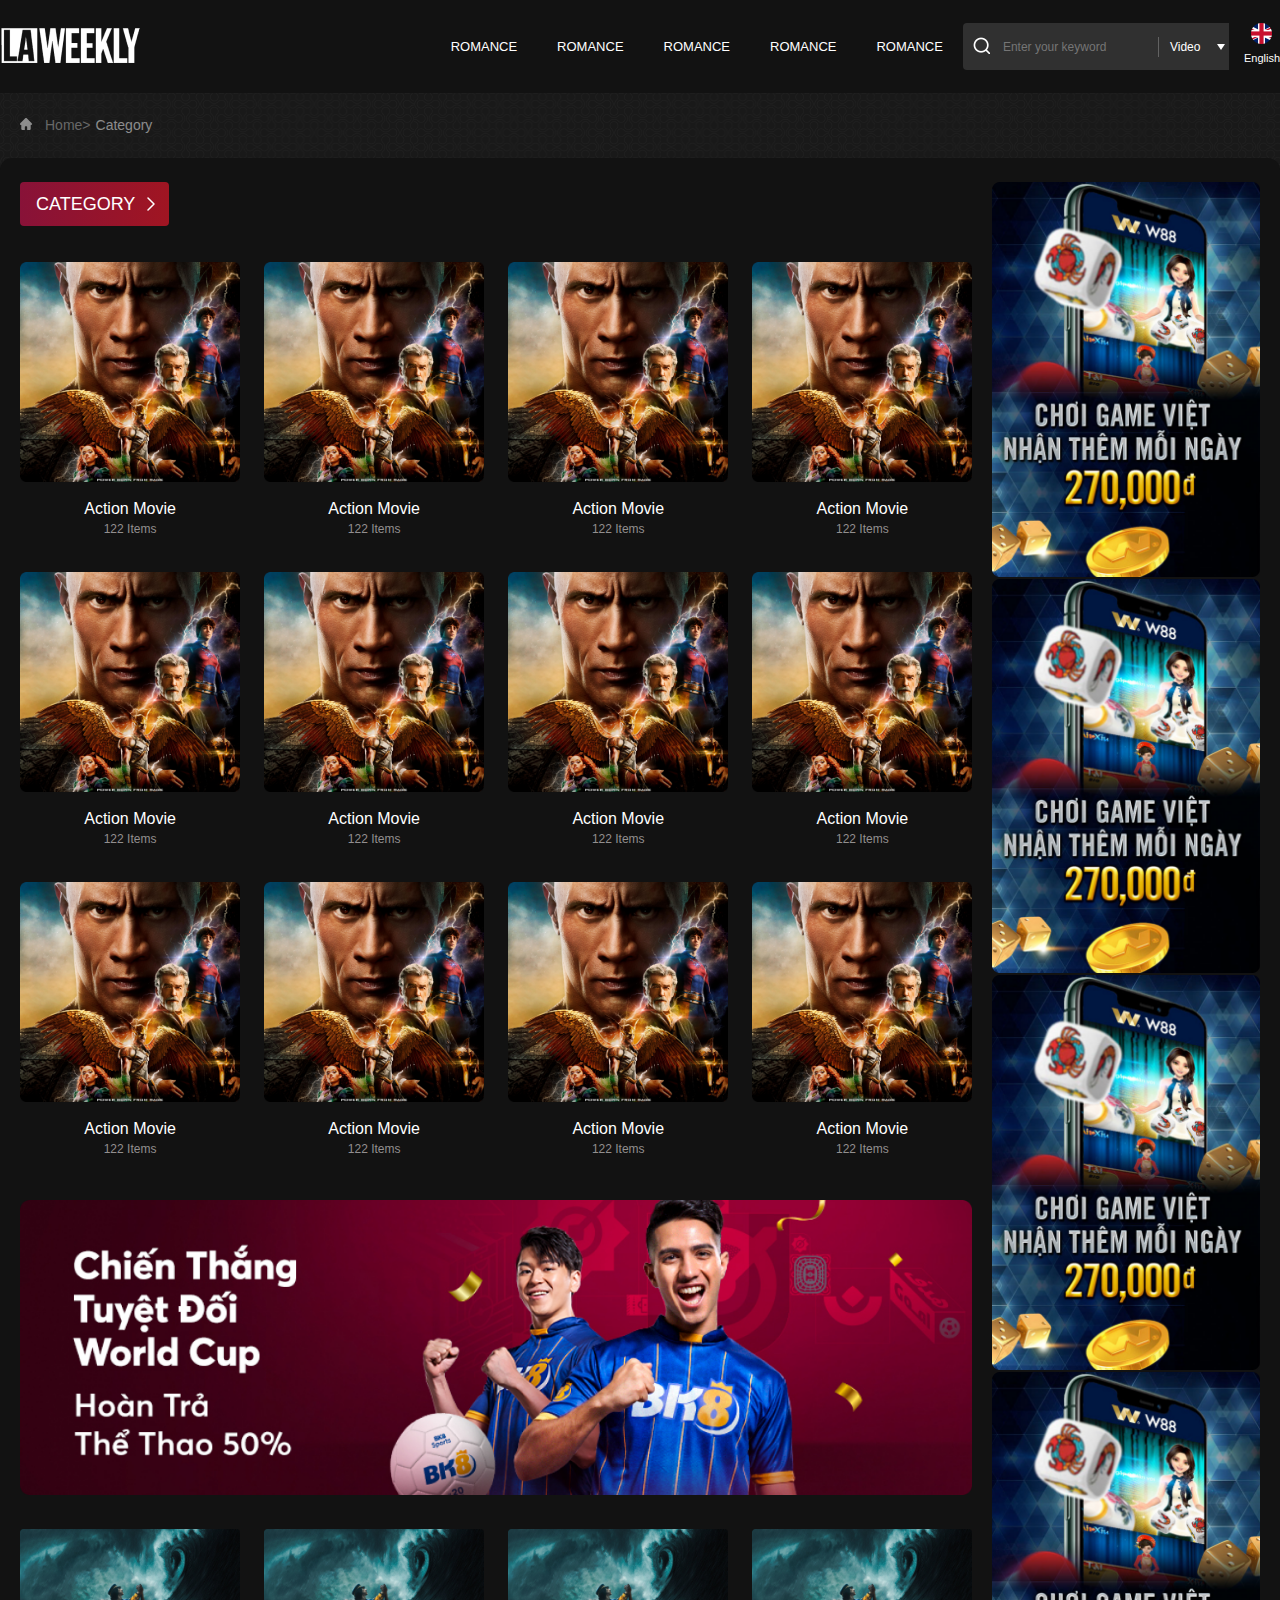
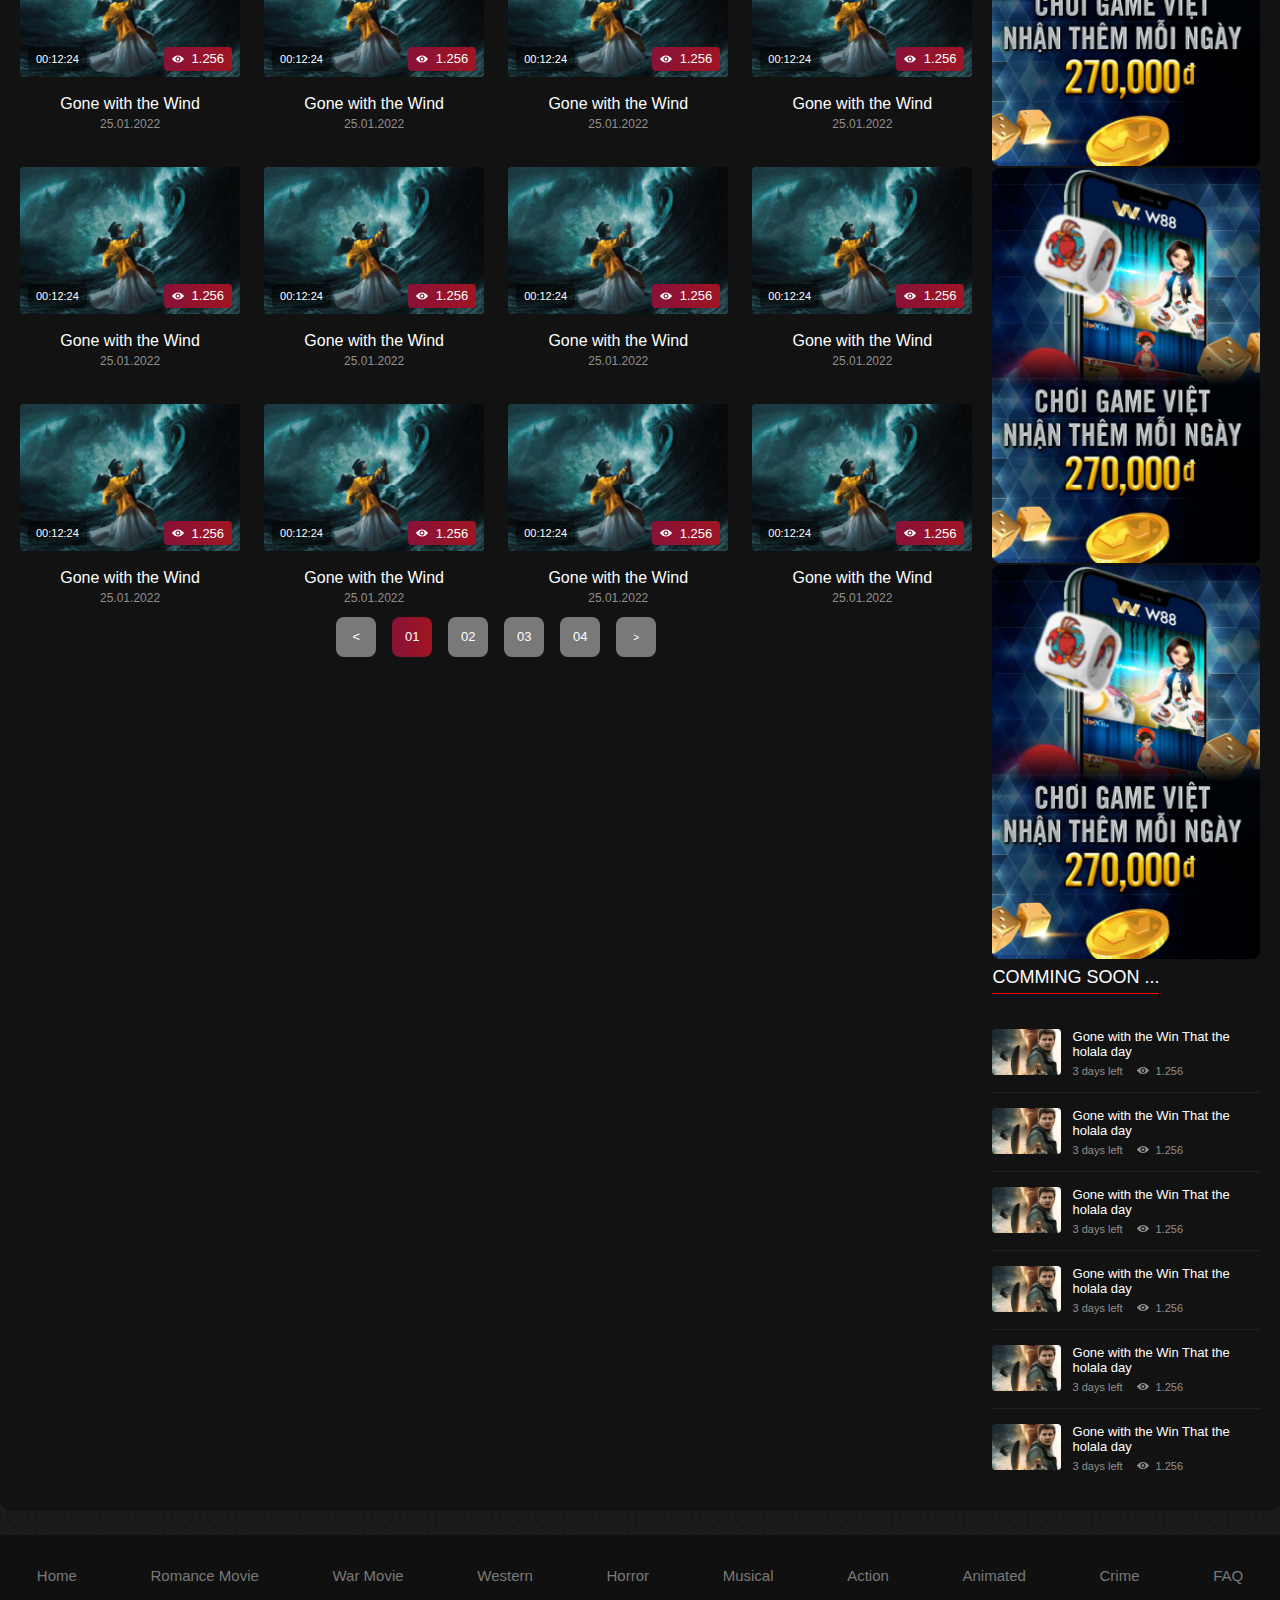
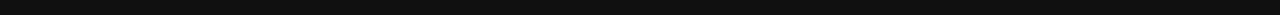
<file: html/category.html>
<!DOCTYPE html>
<html lang="en">

<head>
    <meta charset="UTF-8">
    <meta http-equiv="X-UA-Compatible" content="IE=edge">
    <meta name="viewport" content="width=device-width, initial-scale=1.0">
    <title>Movie</title>

    <link rel="stylesheet" type="text/css" href="../css/style.css">
    <link rel="stylesheet" type="text/css" href="../css/header.css">
    <link rel="stylesheet" type="text/css" href="../css/body.css">
    <link rel="stylesheet" type="text/css" href="../css/footer.css">
    <link rel="stylesheet" type="text/css" href="../css/category.css">

    <!-- Swiper CSS -->
    <link rel="stylesheet" href="../plugins/swiper/swiper-bundle.min.css">
</head>

<body>
    <div id="header" class="bg-primary">
        <div class="header-content">
            <div class="header-logo">
                <a href="#">
                    <img src="../images/Background.png" alt="">
                </a>
            </div>
            <div class="header-toggle cursor-pointer" id="mobile-menu">
                <span class="bar"></span>
                <span class="bar"></span>
                <span class="bar"></span>
            </div>
            <div class="header-menu">
                <ul class="nav-menu">
                    <div class="lang">
                        <span>Language</span>
                        <div class="logo-lang">
                            <img src="../images/logo-lang-en.svg" alt="">
                            <img src="../images/logo-lang-en.svg" alt="">
                            <img src="../images/logo-lang-en.svg" alt="">
                        </div>
                    </div>
                    <li>ROMANCE</li>
                    <li>ROMANCE</li>
                    <li>ROMANCE</li>
                    <li>ROMANCE</li>
                    <li>ROMANCE</li>
                </ul>
                <div class="header-search">
                    <div class="search-toggle cursor-pointer" id="mobile-search">
                        <span class="bar"></span>
                        <span class="bar"></span>
                        <span class="bar"></span>
                    </div>
                    <div class="search">
                        <input type="text" placeholder="Enter your keyword" name="search">
                    </div>
                    <div class="select">
                        <select name="">
                            <option value="">Video</option>
                            <option value="">Clip</option>
                        </select>
                    </div>
                </div>
                <div class="icon-search cursor-pointer">
                    <img src="../images/circle2017.png" alt="">
                </div>
                <div class="header-lang">
                    <div class="header-lang__logo">
                        <img src="../images/Rectangle 23.png" alt="">
                    </div>
                    <div>English</div>
                </div>
            </div>
        </div>
    </div>

    <div id="body">
        <div class="category">
            <a href="#"><img src="../images/home-icon.svg" alt=""></a>
            <a href="#" class="home">Home></a>
            <a href="#" class="category">Category</a>
        </div>
        <div class="body-content">
            <div class="body-movie">
                <div class="body-movie__content">
                    <!-- list movie -->
                    <div class="body-movie__content-movie">
                        <div class="content-movie-head">
                            <h2>
                                Category
                            </h2>
                        </div>
                        <!-- movie item -->
                        <div class="content-movie-items">

                            <div class="movie-item">
                                <div class="item-img">
                                    <img src="../images/category-img-01.png" alt="">
                                </div>
                                <div class="item-content">
                                    <div class="name">Action Movie</div>
                                    <div class="date">122 Items</div>
                                </div>
                            </div>
                            <div class="movie-item">
                                <div class="item-img">
                                    <img src="../images/category-img-01.png" alt="">
                                </div>
                                <div class="item-content">
                                    <div class="name">Action Movie</div>
                                    <div class="date">122 Items</div>
                                </div>
                            </div>
                            <div class="movie-item">
                                <div class="item-img">
                                    <img src="../images/category-img-01.png" alt="">
                                </div>
                                <div class="item-content">
                                    <div class="name">Action Movie</div>
                                    <div class="date">122 Items</div>
                                </div>
                            </div>
                            <div class="movie-item">
                                <div class="item-img">
                                    <img src="../images/category-img-01.png" alt="">
                                </div>
                                <div class="item-content">
                                    <div class="name">Action Movie</div>
                                    <div class="date">122 Items</div>
                                </div>
                            </div>
                            <div class="movie-item">
                                <div class="item-img">
                                    <img src="../images/category-img-01.png" alt="">
                                </div>
                                <div class="item-content">
                                    <div class="name">Action Movie</div>
                                    <div class="date">122 Items</div>
                                </div>
                            </div>
                            <div class="movie-item">
                                <div class="item-img">
                                    <img src="../images/category-img-01.png" alt="">
                                </div>
                                <div class="item-content">
                                    <div class="name">Action Movie</div>
                                    <div class="date">122 Items</div>
                                </div>
                            </div>
                            <div class="movie-item">
                                <div class="item-img">
                                    <img src="../images/category-img-01.png" alt="">
                                </div>
                                <div class="item-content">
                                    <div class="name">Action Movie</div>
                                    <div class="date">122 Items</div>
                                </div>
                            </div>
                            <div class="movie-item">
                                <div class="item-img">
                                    <img src="../images/category-img-01.png" alt="">
                                </div>
                                <div class="item-content">
                                    <div class="name">Action Movie</div>
                                    <div class="date">122 Items</div>
                                </div>
                            </div>
                            <div class="movie-item">
                                <div class="item-img">
                                    <img src="../images/category-img-01.png" alt="">
                                </div>
                                <div class="item-content">
                                    <div class="name">Action Movie</div>
                                    <div class="date">122 Items</div>
                                </div>
                            </div>
                            <div class="movie-item">
                                <div class="item-img">
                                    <img src="../images/category-img-01.png" alt="">
                                </div>
                                <div class="item-content">
                                    <div class="name">Action Movie</div>
                                    <div class="date">122 Items</div>
                                </div>
                            </div>
                            <div class="movie-item">
                                <div class="item-img">
                                    <img src="../images/category-img-01.png" alt="">
                                </div>
                                <div class="item-content">
                                    <div class="name">Action Movie</div>
                                    <div class="date">122 Items</div>
                                </div>
                            </div>
                            <div class="movie-item">
                                <div class="item-img">
                                    <img src="../images/category-img-01.png" alt="">
                                </div>
                                <div class="item-content">
                                    <div class="name">Action Movie</div>
                                    <div class="date">122 Items</div>
                                </div>
                            </div>
                        </div>
                    </div>

                    <!-- banner main  -->
                    <div class="body-movie__banner-main">
                        <img src="../images/ads-destop-01.png" alt="">
                    </div>

                    <!-- list movie -->
                    <div class="body-movie__content-movie">
                        <div class="content-movie-items">

                            <div class="movie-item">
                                <div class="item-img">
                                    <img src="../images/Rectangle 7.png" alt="">
                                    <div class="item-time">00:12:24</div>
                                    <div class="item-view">
                                        <img src="../images/view.svg" alt="">
                                        1.256
                                    </div>
                                </div>
                                <div class="item-content">
                                    <div class="name">Gone with the Wind</div>
                                    <div class="date">25.01.2022</div>
                                </div>
                            </div>

                            <div class="movie-item">
                                <div class="item-img">
                                    <img src="../images/Rectangle 7.png" alt="">
                                    <div class="item-time">00:12:24</div>
                                    <div class="item-view">
                                        <img src="../images/view.svg" alt="">
                                        1.256
                                    </div>
                                </div>
                                <div class="item-content">
                                    <div class="name">Gone with the Wind</div>
                                    <div class="date">25.01.2022</div>
                                </div>
                            </div>

                            <div class="movie-item">
                                <div class="item-img">
                                    <img src="../images/Rectangle 7.png" alt="">
                                    <div class="item-time">00:12:24</div>
                                    <div class="item-view">
                                        <img src="../images/view.svg" alt="">
                                        1.256
                                    </div>
                                </div>
                                <div class="item-content">
                                    <div class="name">Gone with the Wind</div>
                                    <div class="date">25.01.2022</div>
                                </div>
                            </div>

                            <div class="movie-item">
                                <div class="item-img">
                                    <img src="../images/Rectangle 7.png" alt="">
                                    <div class="item-time">00:12:24</div>
                                    <div class="item-view">
                                        <img src="../images/view.svg" alt="">
                                        1.256
                                    </div>
                                </div>
                                <div class="item-content">
                                    <div class="name">Gone with the Wind</div>
                                    <div class="date">25.01.2022</div>
                                </div>
                            </div>

                            <div class="movie-item">
                                <div class="item-img">
                                    <img src="../images/Rectangle 7.png" alt="">
                                    <div class="item-time">00:12:24</div>
                                    <div class="item-view">
                                        <img src="../images/view.svg" alt="">
                                        1.256
                                    </div>
                                </div>
                                <div class="item-content">
                                    <div class="name">Gone with the Wind</div>
                                    <div class="date">25.01.2022</div>
                                </div>
                            </div>

                            <div class="movie-item">
                                <div class="item-img">
                                    <img src="../images/Rectangle 7.png" alt="">
                                    <div class="item-time">00:12:24</div>
                                    <div class="item-view">
                                        <img src="../images/view.svg" alt="">
                                        1.256
                                    </div>
                                </div>
                                <div class="item-content">
                                    <div class="name">Gone with the Wind</div>
                                    <div class="date">25.01.2022</div>
                                </div>
                            </div>

                            <div class="movie-item">
                                <div class="item-img">
                                    <img src="../images/Rectangle 7.png" alt="">
                                    <div class="item-time">00:12:24</div>
                                    <div class="item-view">
                                        <img src="../images/view.svg" alt="">
                                        1.256
                                    </div>
                                </div>
                                <div class="item-content">
                                    <div class="name">Gone with the Wind</div>
                                    <div class="date">25.01.2022</div>
                                </div>
                            </div>

                            <div class="movie-item">
                                <div class="item-img">
                                    <img src="../images/Rectangle 7.png" alt="">
                                    <div class="item-time">00:12:24</div>
                                    <div class="item-view">
                                        <img src="../images/view.svg" alt="">
                                        1.256
                                    </div>
                                </div>
                                <div class="item-content">
                                    <div class="name">Gone with the Wind</div>
                                    <div class="date">25.01.2022</div>
                                </div>
                            </div>

                            <div class="movie-item">
                                <div class="item-img">
                                    <img src="../images/Rectangle 7.png" alt="">
                                    <div class="item-time">00:12:24</div>
                                    <div class="item-view">
                                        <img src="../images/view.svg" alt="">
                                        1.256
                                    </div>
                                </div>
                                <div class="item-content">
                                    <div class="name">Gone with the Wind</div>
                                    <div class="date">25.01.2022</div>
                                </div>
                            </div>

                            <div class="movie-item">
                                <div class="item-img">
                                    <img src="../images/Rectangle 7.png" alt="">
                                    <div class="item-time">00:12:24</div>
                                    <div class="item-view">
                                        <img src="../images/view.svg" alt="">
                                        1.256
                                    </div>
                                </div>
                                <div class="item-content">
                                    <div class="name">Gone with the Wind</div>
                                    <div class="date">25.01.2022</div>
                                </div>
                            </div>

                            <div class="movie-item">
                                <div class="item-img">
                                    <img src="../images/Rectangle 7.png" alt="">
                                    <div class="item-time">00:12:24</div>
                                    <div class="item-view">
                                        <img src="../images/view.svg" alt="">
                                        1.256
                                    </div>
                                </div>
                                <div class="item-content">
                                    <div class="name">Gone with the Wind</div>
                                    <div class="date">25.01.2022</div>
                                </div>
                            </div>

                            <div class="movie-item">
                                <div class="item-img">
                                    <img src="../images/Rectangle 7.png" alt="">
                                    <div class="item-time">00:12:24</div>
                                    <div class="item-view">
                                        <img src="../images/view.svg" alt="">
                                        1.256
                                    </div>
                                </div>
                                <div class="item-content">
                                    <div class="name">Gone with the Wind</div>
                                    <div class="date">25.01.2022</div>
                                </div>
                            </div>
                        </div>

                        <div class="pagination-desktop">
                            <div class="box-pagination"><a href="#"><</a></div>
                            <div class="box-pagination active"><a href="#">01</a></div>
                            <div class="box-pagination"><a href="#">02</a></div>
                            <div class="box-pagination"><a href="#">03</a></div>
                            <div class="box-pagination"><a href="#">04</a></div>
                            <div class="box-pagination"><a href="#"><a href="#"></a>></a></div>
                        </div>
                        <div class="pagination-mobile">
                            <div class="arrow">
                                <div class="prev"><a href="#"><img src="../images/arr-left.svg" alt="">prev</a></div>
                                <div class="next"><a href="#">next<img src="../images/Vector.svg" alt=""></a></div>
                            </div>
                            <div class="box">
                                <div class="box-pagination active"><a href="#">01</a></div>
                                <div class="box-pagination"><a href="#">02</a></div>
                                <div class="box-pagination"><a href="#">...</a></div>
                                <div class="box-pagination"><a href="#">04</a></div>
                            </div>
                        </div>
                    </div>
                </div>

                <!-- list banner -->
                <section class="body-movie__banner">
                    <div class="item-ad">
                        <img src="../images/banner.png" alt="">
                        <img src="../images/banner.png" alt="">
                        <img src="../images/banner.png" alt="">
                        <img src="../images/banner.png" alt="">
                        <img src="../images/banner.png" alt="">
                        <img src="../images/banner.png" alt="">
                    </div>
                    <div class="banner-ads-mobile">
                        <img src="../images/ads-mobile-01.png" alt="">
                        <img src="../images/ads-mobile-02.png" alt="">
                    </div>

                    <div class="comming-soon">
                        <div class="comming-soon__head">
                            <h2>
                                Comming
                                <span>soon ...</span>
                            </h2>
                        </div>
                        <div class="comming-soon__content">
                            <div class="cs-item">
                                <div class="cs-image">
                                    <a href="#">
                                        <img src="../images/comming-soon.png" alt="">
                                    </a>
                                </div>
                                <div class="cs-info">
                                    <div class="cs-info-title">Gone with the Win That the holala day</div>
                                    <div class="cs-info-view">
                                        <span>3 days left</span>
                                        <span><img src="../images/view-gray.svg" alt=""> 1.256</span>
                                    </div>
                                </div>
                            </div>
                            <div class="cs-item">
                                <div class="cs-image">
                                    <a href="#">
                                        <img src="../images/comming-soon.png" alt="">
                                    </a>
                                </div>
                                <div class="cs-info">
                                    <div class="cs-info-title">Gone with the Win That the holala day</div>
                                    <div class="cs-info-view">
                                        <span>3 days left</span>
                                        <span><img src="../images/view-gray.svg" alt=""> 1.256</span>
                                    </div>
                                </div>
                            </div>
                            <div class="cs-item">
                                <div class="cs-image">
                                    <a href="#">
                                        <img src="../images/comming-soon.png" alt="">
                                    </a>
                                </div>
                                <div class="cs-info">
                                    <div class="cs-info-title">Gone with the Win That the holala day</div>
                                    <div class="cs-info-view">
                                        <span>3 days left</span>
                                        <span><img src="../images/view-gray.svg" alt=""> 1.256</span>
                                    </div>
                                </div>
                            </div>
                            <div class="cs-item">
                                <div class="cs-image">
                                    <a href="#">
                                        <img src="../images/comming-soon.png" alt="">
                                    </a>
                                </div>
                                <div class="cs-info">
                                    <div class="cs-info-title">Gone with the Win That the holala day</div>
                                    <div class="cs-info-view">
                                        <span>3 days left</span>
                                        <span><img src="../images/view-gray.svg" alt=""> 1.256</span>
                                    </div>
                                </div>
                            </div>
                            <div class="cs-item">
                                <div class="cs-image">
                                    <a href="#">
                                        <img src="../images/comming-soon.png" alt="">
                                    </a>
                                </div>
                                <div class="cs-info">
                                    <div class="cs-info-title">Gone with the Win That the holala day</div>
                                    <div class="cs-info-view">
                                        <span>3 days left</span>
                                        <span><img src="../images/view-gray.svg" alt=""> 1.256</span>
                                    </div>
                                </div>
                            </div>
                            <div class="cs-item">
                                <div class="cs-image">
                                    <a href="#">
                                        <img src="../images/comming-soon.png" alt="">
                                    </a>
                                </div>
                                <div class="cs-info">
                                    <div class="cs-info-title">Gone with the Win That the holala day</div>
                                    <div class="cs-info-view">
                                        <span>3 days left</span>
                                        <span><img src="../images/view-gray.svg" alt=""> 1.256</span>
                                    </div>
                                </div>
                            </div>
                        </div>
                    </div>
                </section>
            </div>

        </div>
        <div class="ads">
            <!-- <div class="ads-desktop">
                <a href="#">
                    <img src="../images/ads-destop-01.png" alt="">
                </a>
            </div> -->
            <div class="ads-mobile">
                <div class="ads-item">
                    <a href="#">
                        <img src="../images/ads-mobile-01.png" alt="">
                    </a>
                </div>
                <div class="ads-item">
                    <a href="#">
                        <img src="../images/ads-mobile-02.png" alt="">
                    </a>
                </div>
                <div class="ads-item ads-item-double">
                    <a href="#">
                        <img src="../images/ads-mobile-04.png" alt="">
                    </a>
                    <a href="#">
                        <img src="../images/ads-mobile-04.png" alt="">
                    </a>
                </div>
            </div>
        </div>
    </div>

    <footer id="footer">
        <div class="footer-desktop">
            <ul>
                <li><a href="#">Home</a></li>
                <li><a href="#">Romance Movie</a></li>
                <li><a href="#">War Movie</a></li>
                <li><a href="#">Western</a></li>
                <li><a href="#">Horror</a></li>
                <li><a href="#">Musical</a></li>
                <li><a href="#">Action</a></li>
                <li><a href="#">Animated</a></li>
                <li><a href="#">Crime</a></li>
                <li><a href="#">FAQ</a></li>
            </ul>
        </div>
        <div class="footer-mobile">
            Copyright 2022 APK Movie
        </div>
    </footer>
</body>

<script src="../js/header.js"></script>
<!-- Swiper JS -->
<script src="../plugins/swiper/swiper-bundle.min.js"></script>
<script src="../js/swiper.js"></script>

</html>
</file>
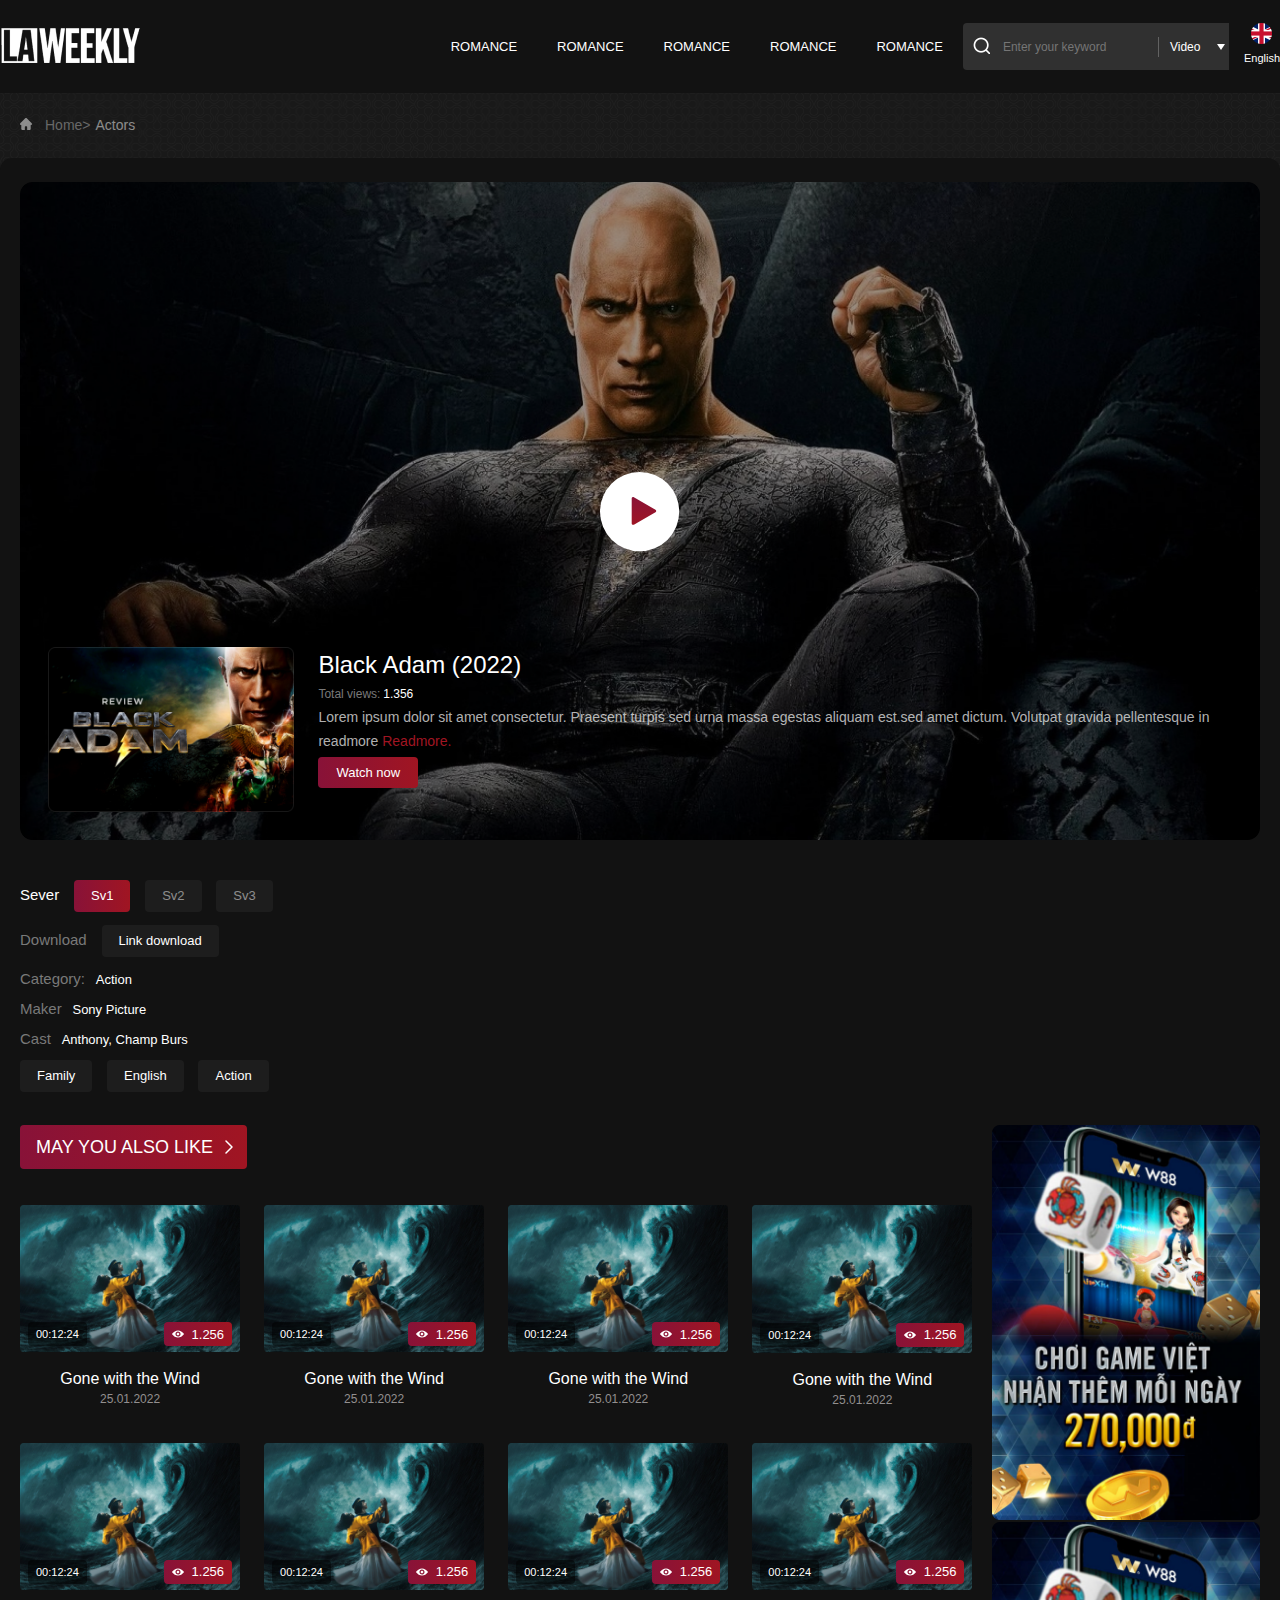
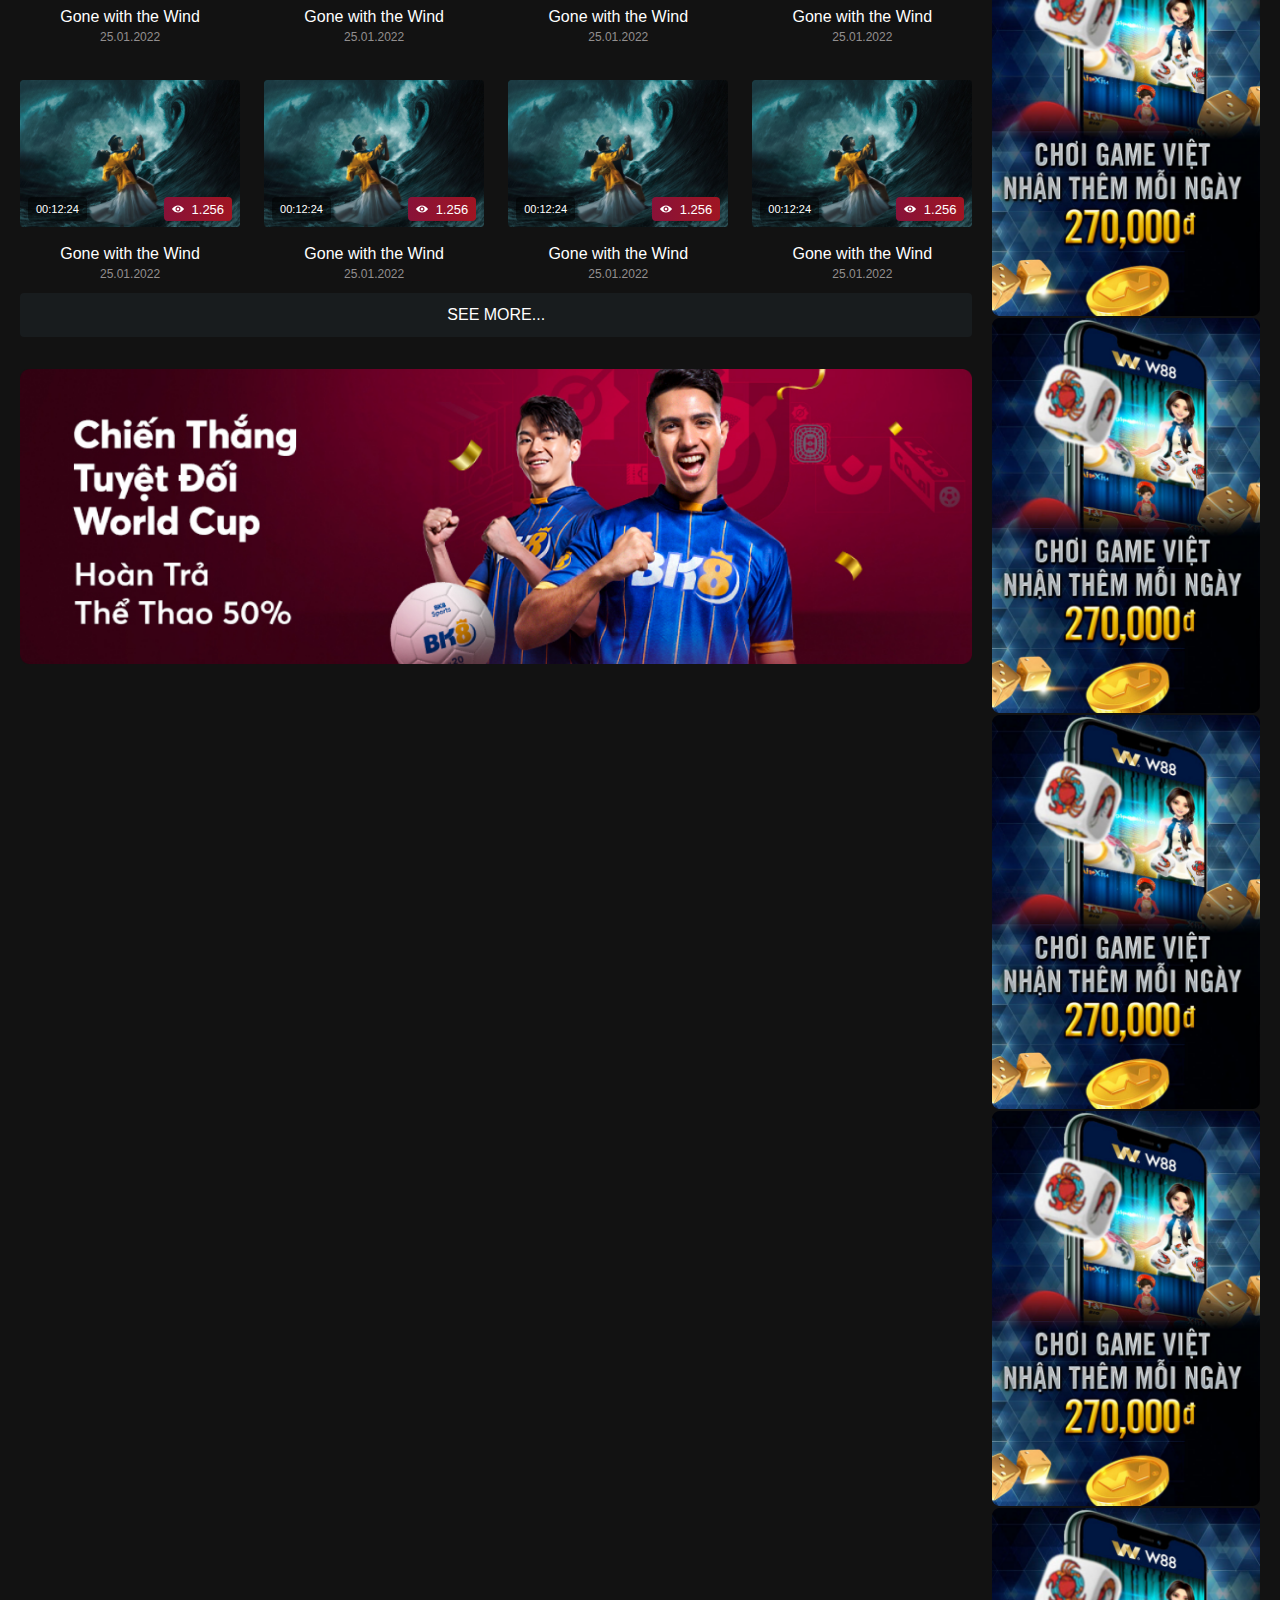
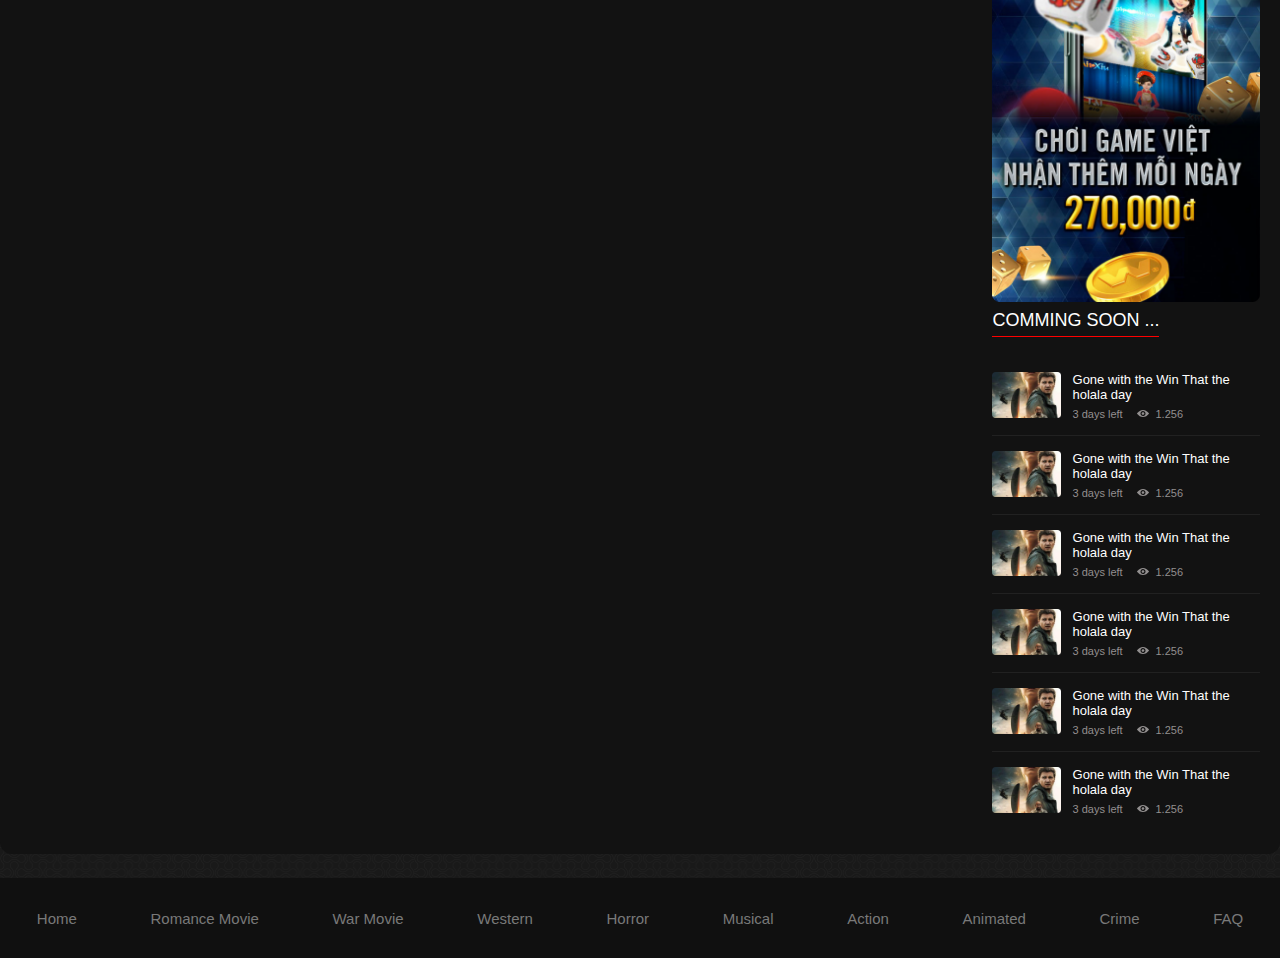
<file: html/detail-movie.html>
<!DOCTYPE html>
<html lang="en">

<head>
    <meta charset="UTF-8">
    <meta http-equiv="X-UA-Compatible" content="IE=edge">
    <meta name="viewport" content="width=device-width, initial-scale=1.0">
    <title>Movie</title>

    <link rel="stylesheet" type="text/css" href="../css/style.css">
    <link rel="stylesheet" type="text/css" href="../css/header.css">
    <link rel="stylesheet" type="text/css" href="../css/body.css">
    <link rel="stylesheet" type="text/css" href="../css/footer.css">
    <link rel="stylesheet" type="text/css" href="../css/category.css">
    <link rel="stylesheet" type="text/css" href="../css/actor.css">
    <link rel="stylesheet" type="text/css" href="../css/movie.css">

    <!-- Swiper CSS -->
    <link rel="stylesheet" href="../plugins/swiper/swiper-bundle.min.css">
</head>

<body>
    <div id="header" class="bg-primary">
        <div class="header-content">
            <div class="header-logo">
                <a href="#">
                    <img src="../images/Background.png" alt="">
                </a>
            </div>
            <div class="header-toggle cursor-pointer" id="mobile-menu">
                <span class="bar"></span>
                <span class="bar"></span>
                <span class="bar"></span>
            </div>
            <div class="header-menu">
                <ul class="nav-menu">
                    <div class="lang">
                        <span>Language</span>
                        <div class="logo-lang">
                            <img src="../images/logo-lang-en.svg" alt="">
                            <img src="../images/logo-lang-en.svg" alt="">
                            <img src="../images/logo-lang-en.svg" alt="">
                        </div>
                    </div>
                    <li>ROMANCE</li>
                    <li>ROMANCE</li>
                    <li>ROMANCE</li>
                    <li>ROMANCE</li>
                    <li>ROMANCE</li>
                </ul>
                <div class="header-search">
                    <div class="search-toggle cursor-pointer" id="mobile-search">
                        <span class="bar"></span>
                        <span class="bar"></span>
                        <span class="bar"></span>
                    </div>
                    <div class="search">
                        <input type="text" placeholder="Enter your keyword" name="search">
                    </div>
                    <div class="select">
                        <select name="">
                            <option value="">Video</option>
                            <option value="">Clip</option>
                        </select>
                    </div>
                </div>
                <div class="icon-search cursor-pointer">
                    <img src="../images/circle2017.png" alt="">
                </div>
                <div class="header-lang">
                    <div class="header-lang__logo">
                        <img src="../images/Rectangle 23.png" alt="">
                    </div>
                    <div>English</div>
                </div>
            </div>
        </div>
    </div>

    <div id="body">
        <div class="category">
            <a href="#"><img src="../images/home-icon.svg" alt=""></a>
            <a href="#" class="home">Home></a>
            <a href="#" class="category">Actors</a>
        </div>
        <div class="body-content">
            <div class="movie-info">
                <div class="movie-head">
                    <div class="video">
                        <a href="#">
                            <img src="../images/movie-detail.png" alt="">
                        </a>
                        <div class="pause">
                            <img src="../images/pause.svg" alt="">
                        </div>
                    </div>
                    <div class="video-detail">
                        <div class="img">
                            <a href="#">
                                <img src="../images/video-detail.png" alt="">
                            </a>
                        </div>
                        <div class="detail-info">
                            <p class="title">Black Adam (2022)</p>
                            <p class="view">
                                <span>Total views:</span>
                                <span>1.356</span>
                            </p>
                            <p class="content">
                                Lorem ipsum dolor sit amet consectetur. Praesent turpis sed urna massa egestas aliquam est.sed amet dictum. Volutpat gravida pellentesque in readmore
                                <span>Readmore.</span>
                            </p>
                            <p class="watch"><a href="#">Watch now</a></p>
                        </div>
                    </div>
                </div>
                <div class="movie-head-mobile">
                    <img src="../images/header-movie-mobile.png" alt="">
                    <div class="icon"><img src="../images/play.svg" alt=""></div>
                </div>
                <div class="movie-content">
                    <div class="content-mobile">
                        <div class="name">Black Adam (2022)</div>
                        <div class="view">
                            <span>Total views:</span>
                            <span>1.356</span>
                        </div>
                        <div class="content">Lorem ipsum dolor sit amet consectetur. Praesent turpis sed urna massa egestas aliquam est. Integer a nibh nisl id aliquam sed amet dictum. Volutpat gravida pellentesque in readmore
                            <span>Readmore.</span>
                        </div>
                        <p class="watch"><a href="#">Watch now</a></p>
                    </div>
                    <div class="sever">
                        <span>Sever</span>
                        <a class="active" href="#">Sv1</a>
                        <a href="#">Sv2</a>
                        <a href="#">Sv3</a>
                    </div>
                    <div class="download">
                        <span>Download</span>
                        <a href="#">Link download</a>
                    </div>
                    <div class="category-movie">
                        <span>Category:</span>
                        <span>Action</span>
                    </div>
                    <div class="marker">
                        <span>Maker</span>
                        <span>Sony Picture</span>
                    </div>
                    <div class="cast">
                        <span>Cast</span>
                        <span>Anthony, Champ Burs</span>
                    </div>
                    <div class="type-movie">
                        <a href="#">Family</a>
                        <a href="#">English</a>
                        <a href="#">Action</a>
                    </div>
                </div>

            </div>
            <div class="space"></div>
            <div class="body-movie">
                <div class="body-movie__content">
                 <!-- list movie -->
                 <div class="body-movie__content-movie">
                    <div class="content-movie-head">
                        <h2>
                            may you also like
                        </h2>
                    </div>

                    <div class="content-movie-items">

                        <div class="movie-item">
                            <div class="item-img">
                                <img src="../images/Rectangle 7.png" alt="">
                                <div class="item-time">00:12:24</div>
                                <div class="item-view">
                                    <img src="../images/view.svg" alt="">
                                    1.256
                                </div>
                            </div>
                            <div class="item-content">
                                <div class="name">Gone with the Wind</div>
                                <div class="date">25.01.2022</div>
                            </div>
                        </div>

                        <div class="movie-item">
                            <div class="item-img">
                                <img src="../images/Rectangle 7.png" alt="">
                                <div class="item-time">00:12:24</div>
                                <div class="item-view">
                                    <img src="../images/view.svg" alt="">
                                    1.256
                                </div>
                            </div>
                            <div class="item-content">
                                <div class="name">Gone with the Wind</div>
                                <div class="date">25.01.2022</div>
                            </div>
                        </div>

                        <div class="movie-item">
                            <div class="item-img">
                                <img src="../images/Rectangle 7.png" alt="">
                                <div class="item-time">00:12:24</div>
                                <div class="item-view">
                                    <img src="../images/view.svg" alt="">
                                    1.256
                                </div>
                            </div>
                            <div class="item-content">
                                <div class="name">Gone with the Wind</div>
                                <div class="date">25.01.2022</div>
                            </div>
                        </div>

                        <div class="movie-item">
                            <div class="item-img">
                                <img src="../images/Rectangle 7.png" alt="">
                                <div class="item-time">00:12:24</div>
                                <div class="item-view">
                                    <img src="../images/view.svg" alt="">
                                    1.256
                                </div>
                            </div>
                            <div class="item-content">
                                <div class="name">Gone with the Wind</div>
                                <div class="date">25.01.2022</div>
                            </div>
                        </div>

                        <div class="movie-item">
                            <div class="item-img">
                                <img src="../images/Rectangle 7.png" alt="">
                                <div class="item-time">00:12:24</div>
                                <div class="item-view">
                                    <img src="../images/view.svg" alt="">
                                    1.256
                                </div>
                            </div>
                            <div class="item-content">
                                <div class="name">Gone with the Wind</div>
                                <div class="date">25.01.2022</div>
                            </div>
                        </div>

                        <div class="movie-item">
                            <div class="item-img">
                                <img src="../images/Rectangle 7.png" alt="">
                                <div class="item-time">00:12:24</div>
                                <div class="item-view">
                                    <img src="../images/view.svg" alt="">
                                    1.256
                                </div>
                            </div>
                            <div class="item-content">
                                <div class="name">Gone with the Wind</div>
                                <div class="date">25.01.2022</div>
                            </div>
                        </div>

                        <div class="movie-item">
                            <div class="item-img">
                                <img src="../images/Rectangle 7.png" alt="">
                                <div class="item-time">00:12:24</div>
                                <div class="item-view">
                                    <img src="../images/view.svg" alt="">
                                    1.256
                                </div>
                            </div>
                            <div class="item-content">
                                <div class="name">Gone with the Wind</div>
                                <div class="date">25.01.2022</div>
                            </div>
                        </div>

                        <div class="movie-item">
                            <div class="item-img">
                                <img src="../images/Rectangle 7.png" alt="">
                                <div class="item-time">00:12:24</div>
                                <div class="item-view">
                                    <img src="../images/view.svg" alt="">
                                    1.256
                                </div>
                            </div>
                            <div class="item-content">
                                <div class="name">Gone with the Wind</div>
                                <div class="date">25.01.2022</div>
                            </div>
                        </div>

                        <div class="movie-item">
                            <div class="item-img">
                                <img src="../images/Rectangle 7.png" alt="">
                                <div class="item-time">00:12:24</div>
                                <div class="item-view">
                                    <img src="../images/view.svg" alt="">
                                    1.256
                                </div>
                            </div>
                            <div class="item-content">
                                <div class="name">Gone with the Wind</div>
                                <div class="date">25.01.2022</div>
                            </div>
                        </div>

                        <div class="movie-item">
                            <div class="item-img">
                                <img src="../images/Rectangle 7.png" alt="">
                                <div class="item-time">00:12:24</div>
                                <div class="item-view">
                                    <img src="../images/view.svg" alt="">
                                    1.256
                                </div>
                            </div>
                            <div class="item-content">
                                <div class="name">Gone with the Wind</div>
                                <div class="date">25.01.2022</div>
                            </div>
                        </div>

                        <div class="movie-item">
                            <div class="item-img">
                                <img src="../images/Rectangle 7.png" alt="">
                                <div class="item-time">00:12:24</div>
                                <div class="item-view">
                                    <img src="../images/view.svg" alt="">
                                    1.256
                                </div>
                            </div>
                            <div class="item-content">
                                <div class="name">Gone with the Wind</div>
                                <div class="date">25.01.2022</div>
                            </div>
                        </div>

                        <div class="movie-item">
                            <div class="item-img">
                                <img src="../images/Rectangle 7.png" alt="">
                                <div class="item-time">00:12:24</div>
                                <div class="item-view">
                                    <img src="../images/view.svg" alt="">
                                    1.256
                                </div>
                            </div>
                            <div class="item-content">
                                <div class="name">Gone with the Wind</div>
                                <div class="date">25.01.2022</div>
                            </div>
                        </div>
                    </div>

                    <div class="movie-see-more">
                        SEE MORE...
                    </div>
                </div>

                    <!-- banner main  -->
                    <div class="body-movie__banner-main">
                        <img src="../images/ads-destop-01.png" alt="">
                    </div>
                </div>

                <!-- list banner -->
                <section class="body-movie__banner">
                    <div class="item-ad">
                        <img src="../images/banner.png" alt="">
                        <img src="../images/banner.png" alt="">
                        <img src="../images/banner.png" alt="">
                        <img src="../images/banner.png" alt="">
                        <img src="../images/banner.png" alt="">
                        <img src="../images/banner.png" alt="">
                    </div>
                    <div class="banner-ads-mobile">
                        <img src="../images/ads-mobile-01.png" alt="">
                        <img src="../images/ads-mobile-02.png" alt="">
                    </div>

                    <div class="comming-soon">
                        <div class="comming-soon__head">
                            <h2>
                                Comming
                                <span>soon ...</span>
                            </h2>
                        </div>
                        <div class="comming-soon__content">
                            <div class="cs-item">
                                <div class="cs-image">
                                    <a href="#">
                                        <img src="../images/comming-soon.png" alt="">
                                    </a>
                                </div>
                                <div class="cs-info">
                                    <div class="cs-info-title">Gone with the Win That the holala day</div>
                                    <div class="cs-info-view">
                                        <span>3 days left</span>
                                        <span><img src="../images/view-gray.svg" alt=""> 1.256</span>
                                    </div>
                                </div>
                            </div>
                            <div class="cs-item">
                                <div class="cs-image">
                                    <a href="#">
                                        <img src="../images/comming-soon.png" alt="">
                                    </a>
                                </div>
                                <div class="cs-info">
                                    <div class="cs-info-title">Gone with the Win That the holala day</div>
                                    <div class="cs-info-view">
                                        <span>3 days left</span>
                                        <span><img src="../images/view-gray.svg" alt=""> 1.256</span>
                                    </div>
                                </div>
                            </div>
                            <div class="cs-item">
                                <div class="cs-image">
                                    <a href="#">
                                        <img src="../images/comming-soon.png" alt="">
                                    </a>
                                </div>
                                <div class="cs-info">
                                    <div class="cs-info-title">Gone with the Win That the holala day</div>
                                    <div class="cs-info-view">
                                        <span>3 days left</span>
                                        <span><img src="../images/view-gray.svg" alt=""> 1.256</span>
                                    </div>
                                </div>
                            </div>
                            <div class="cs-item">
                                <div class="cs-image">
                                    <a href="#">
                                        <img src="../images/comming-soon.png" alt="">
                                    </a>
                                </div>
                                <div class="cs-info">
                                    <div class="cs-info-title">Gone with the Win That the holala day</div>
                                    <div class="cs-info-view">
                                        <span>3 days left</span>
                                        <span><img src="../images/view-gray.svg" alt=""> 1.256</span>
                                    </div>
                                </div>
                            </div>
                            <div class="cs-item">
                                <div class="cs-image">
                                    <a href="#">
                                        <img src="../images/comming-soon.png" alt="">
                                    </a>
                                </div>
                                <div class="cs-info">
                                    <div class="cs-info-title">Gone with the Win That the holala day</div>
                                    <div class="cs-info-view">
                                        <span>3 days left</span>
                                        <span><img src="../images/view-gray.svg" alt=""> 1.256</span>
                                    </div>
                                </div>
                            </div>
                            <div class="cs-item">
                                <div class="cs-image">
                                    <a href="#">
                                        <img src="../images/comming-soon.png" alt="">
                                    </a>
                                </div>
                                <div class="cs-info">
                                    <div class="cs-info-title">Gone with the Win That the holala day</div>
                                    <div class="cs-info-view">
                                        <span>3 days left</span>
                                        <span><img src="../images/view-gray.svg" alt=""> 1.256</span>
                                    </div>
                                </div>
                            </div>
                        </div>
                    </div>
                </section>
            </div>

        </div>
        <div class="ads">
            <div class="ads-mobile">
                <div class="ads-item">
                    <a href="#">
                        <img src="../images/ads-mobile-01.png" alt="">
                    </a>
                </div>
                <div class="ads-item">
                    <a href="#">
                        <img src="../images/ads-mobile-02.png" alt="">
                    </a>
                </div>
                <div class="ads-item ads-item-double">
                    <a href="#">
                        <img src="../images/ads-mobile-04.png" alt="">
                    </a>
                    <a href="#">
                        <img src="../images/ads-mobile-04.png" alt="">
                    </a>
                </div>
            </div>
        </div>
    </div>

    <footer id="footer">
        <div class="footer-desktop">
            <ul>
                <li><a href="#">Home</a></li>
                <li><a href="#">Romance Movie</a></li>
                <li><a href="#">War Movie</a></li>
                <li><a href="#">Western</a></li>
                <li><a href="#">Horror</a></li>
                <li><a href="#">Musical</a></li>
                <li><a href="#">Action</a></li>
                <li><a href="#">Animated</a></li>
                <li><a href="#">Crime</a></li>
                <li><a href="#">FAQ</a></li>
            </ul>
        </div>
        <div class="footer-mobile">
            Copyright 2022 APK Movie
        </div>
    </footer>
</body>

<script src="../js/header.js"></script>
<!-- Swiper JS -->
<script src="../plugins/swiper/swiper-bundle.min.js"></script>
<script src="../js/swiper.js"></script>

</html>
</file>
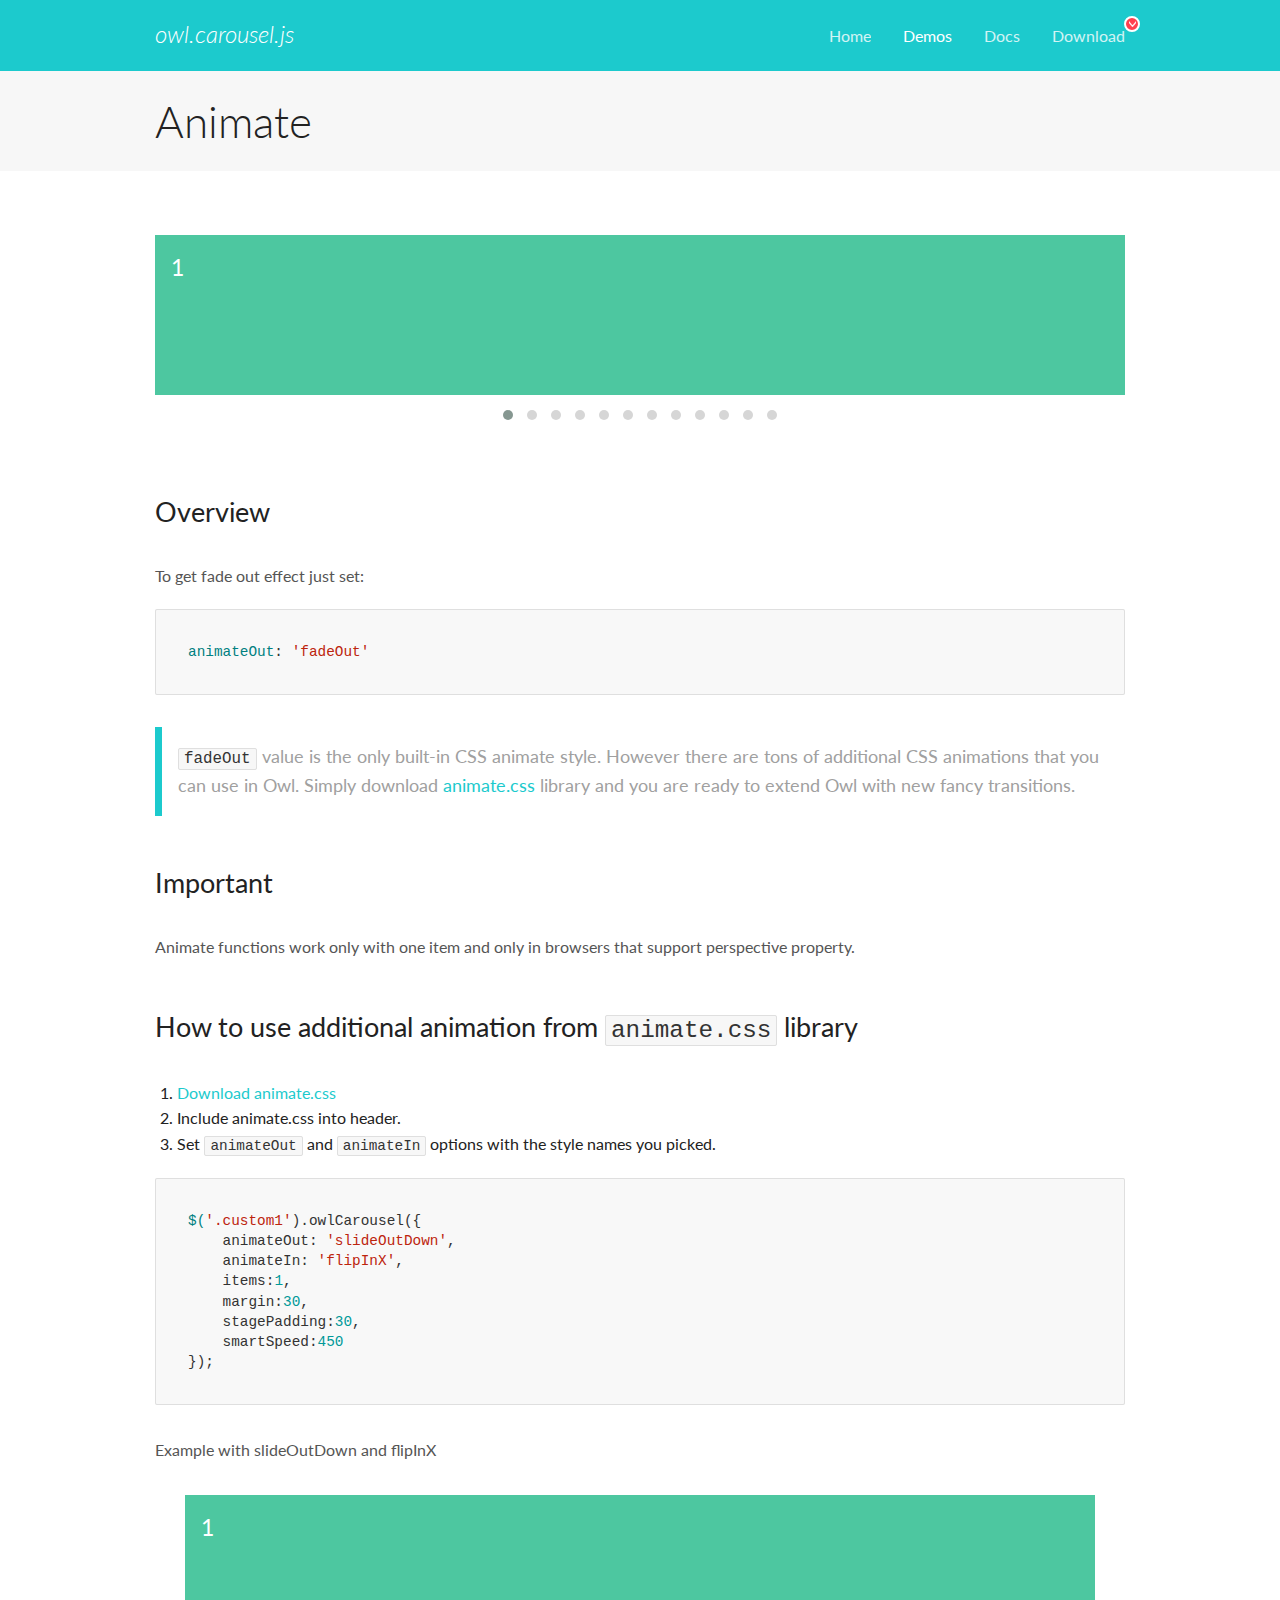
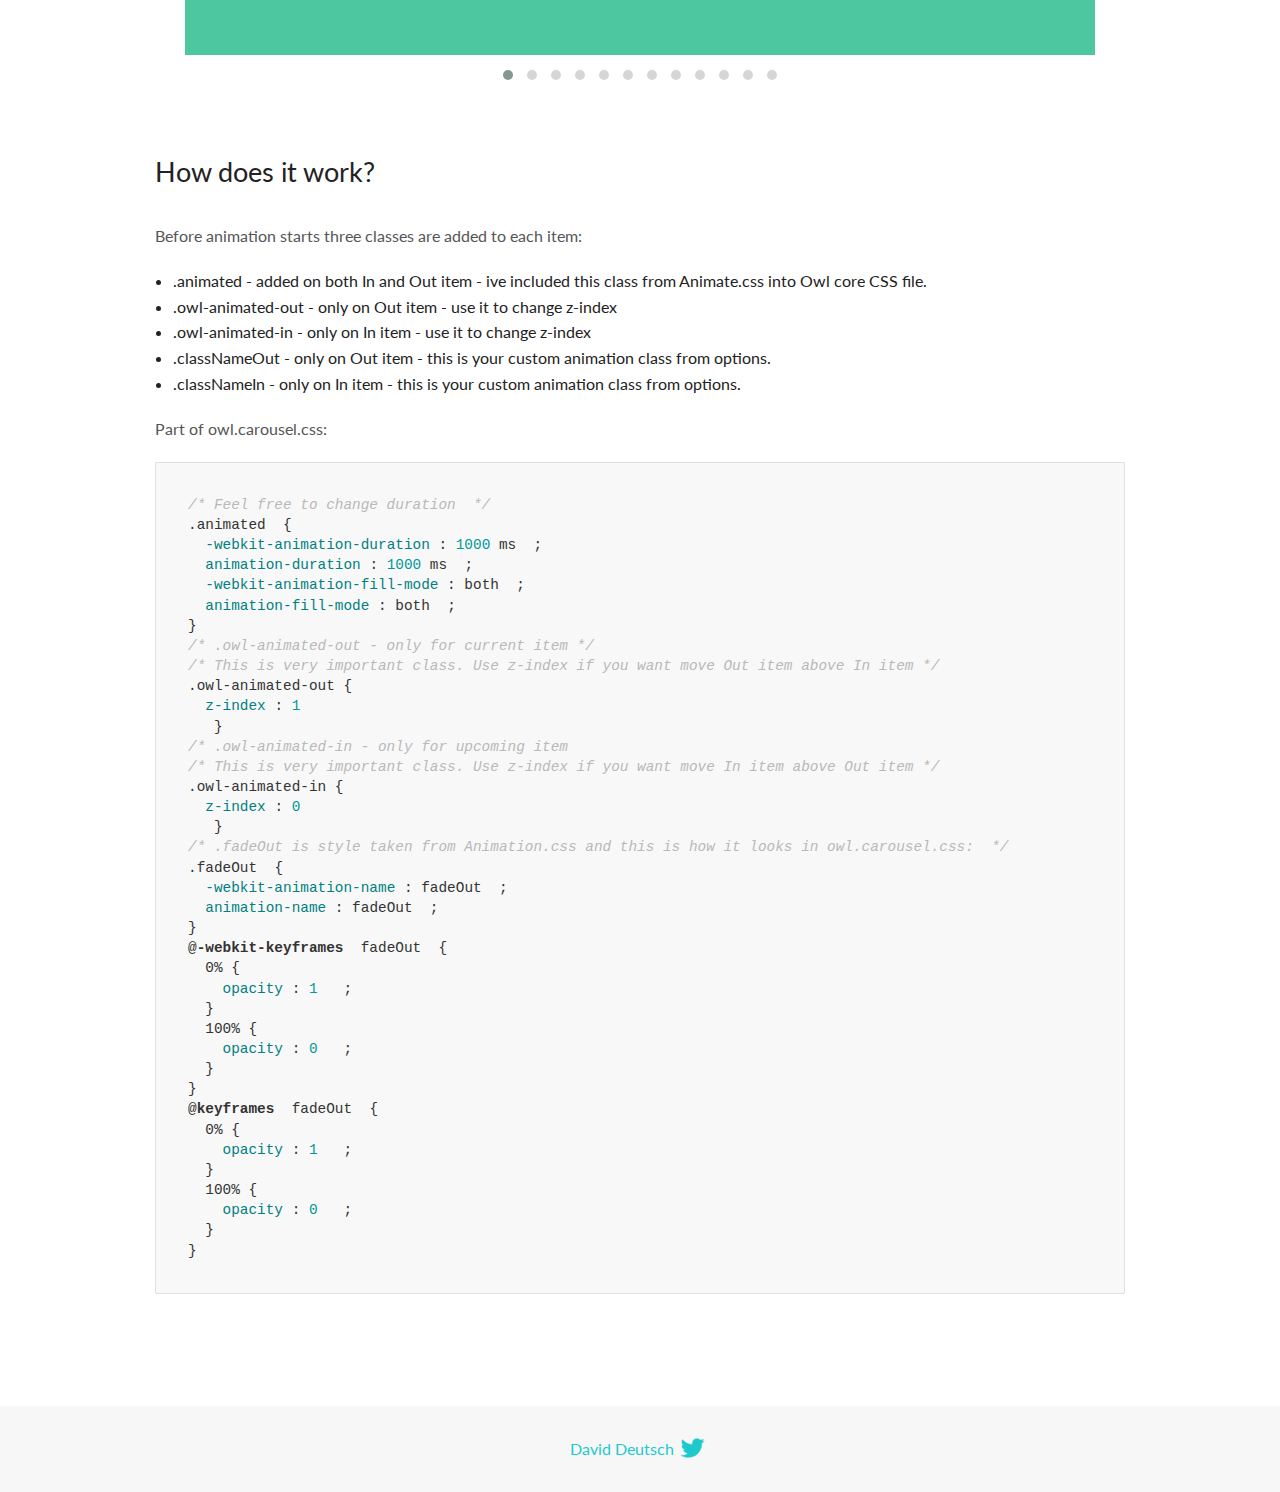
<file: plugins/OwlCarousel2-2.3.4/docs/demos/animate.html>
<!DOCTYPE html>
<html lang="en">
  <head>

    <!-- head -->
    <meta charset="utf-8">
    <meta name="msapplication-tap-highlight" content="no" />
    <meta name="viewport" content="width=device-width, initial-scale=1.0" />
    <meta name="description" content="Animate carousel">
    <meta name="author" content="David Deutsch">
    <title>
      Animate Demo | Owl Carousel | 2.3.4
    </title>

    <!-- Stylesheets -->
    <link href='https://fonts.googleapis.com/css?family=Lato:300,400,700,400italic,300italic' rel='stylesheet' type='text/css'>
    <link rel="stylesheet" href="../assets/css/docs.theme.min.css">

    <!-- Owl Stylesheets -->
    <link rel="stylesheet" href="../assets/owlcarousel/assets/owl.carousel.min.css">
    <link rel="stylesheet" href="../assets/owlcarousel/assets/owl.theme.default.min.css">

    <!-- HTML5 shim and Respond.js IE8 support of HTML5 elements and media queries -->

    <!--[if lt IE 9]>
      <script src="https://oss.maxcdn.com/libs/html5shiv/3.7.0/html5shiv.js"></script>
      <script src="https://oss.maxcdn.com/libs/respond.js/1.3.0/respond.min.js"></script>
    <![endif]-->

    <!-- Favicons -->
    <link rel="apple-touch-icon-precomposed" sizes="144x144" href="../assets/ico/apple-touch-icon-144-precomposed.png">
    <link rel="shortcut icon" href="../assets/ico/favicon.png">
    <link rel="shortcut icon" href="favicon.ico">

    <!-- Yeah i know js should not be in header. Its required for demos.-->

    <!-- javascript -->
    <script src="../assets/vendors/jquery.min.js"></script>
    <script src="../assets/owlcarousel/owl.carousel.js"></script>
  </head>
  <body>

    <!-- header -->
    <header class="header">
      <div class="row">
        <div class="large-12 columns">
          <div class="brand left">
            <h3>
              <a href="/OwlCarousel2/">owl.carousel.js</a> 
            </h3>
          </div>
          <a id="toggle-nav" class="right">
            <span></span> <span></span> <span></span> 
          </a> 
          <div class="nav-bar">
            <ul class="clearfix">
              <li> <a href="/OwlCarousel2/index.html">Home</a>  </li>
              <li class="active">
                <a href="/OwlCarousel2/demos/demos.html">Demos</a> 
              </li>
              <li> <a href="/OwlCarousel2/docs/started-welcome.html">Docs</a>  </li>
              <li>
                <a href="https://github.com/OwlCarousel2/OwlCarousel2/archive/2.3.4.zip">Download</a> 
                <span class="download"></span> 
              </li>
            </ul>
          </div>
        </div>
      </div>
    </header>

    <!-- title -->
    <section class="title">
      <div class="row">
        <div class="large-12 columns">
          <h1>Animate</h1>
        </div>
      </div>
    </section>

    <!--  Demos -->
    <section id="demos">
      <div class="row">
        <div class="large-12 columns">
          <div class="fadeOut owl-carousel owl-theme">
            <div class="item">
              <h4>1</h4>
            </div>
            <div class="item">
              <h4>2</h4>
            </div>
            <div class="item">
              <h4>3</h4>
            </div>
            <div class="item">
              <h4>4</h4>
            </div>
            <div class="item">
              <h4>5</h4>
            </div>
            <div class="item">
              <h4>6</h4>
            </div>
            <div class="item">
              <h4>7</h4>
            </div>
            <div class="item">
              <h4>8</h4>
            </div>
            <div class="item">
              <h4>9</h4>
            </div>
            <div class="item">
              <h4>10</h4>
            </div>
            <div class="item">
              <h4>11</h4>
            </div>
            <div class="item">
              <h4>12</h4>
            </div>
          </div>
          <h3 id="overview">Overview</h3>
          <p>To get fade out effect just set:</p>
          <pre><code>animateOut: &#39;fadeOut&#39;</code></pre>
          <blockquote>
            <p><code>fadeOut</code> value is the only built-in CSS animate style. However there are tons of additional CSS animations that you can use in Owl. Simply download
              <a href="https://daneden.github.io/animate.css/">animate.css</a>  library and you are ready to extend Owl with new fancy transitions.</p>
          </blockquote>
          <h3 id="important">Important</h3>
          <p>Animate functions work only with one item and only in browsers that support perspective property.</p>
          <h3 id="how-to-use-additional-animation-from-animate-css-library">How to use additional animation from <code>animate.css</code> library</h3>
          <ol>
            <li> <a href="https://daneden.github.io/animate.css/">Download animate.css</a>  </li>
            <li>Include animate.css into header.</li>
            <li>Set <code>animateOut</code> and <code>animateIn</code> options with the style names you picked.</li>
          </ol>
          <pre><code>$(&#39;.custom1&#39;).owlCarousel({
    animateOut: &#39;slideOutDown&#39;,
    animateIn: &#39;flipInX&#39;,
    items:1,
    margin:30,
    stagePadding:30,
    smartSpeed:450
});</code></pre>
          <p>Example with slideOutDown and flipInX</p>
          <div class="custom1 owl-carousel owl-theme">
            <div class="item">
              <h4>1</h4>
            </div>
            <div class="item">
              <h4>2</h4>
            </div>
            <div class="item">
              <h4>3</h4>
            </div>
            <div class="item">
              <h4>4</h4>
            </div>
            <div class="item">
              <h4>5</h4>
            </div>
            <div class="item">
              <h4>6</h4>
            </div>
            <div class="item">
              <h4>7</h4>
            </div>
            <div class="item">
              <h4>8</h4>
            </div>
            <div class="item">
              <h4>9</h4>
            </div>
            <div class="item">
              <h4>10</h4>
            </div>
            <div class="item">
              <h4>11</h4>
            </div>
            <div class="item">
              <h4>12</h4>
            </div>
          </div>
          <h3 id="how-does-it-work-">How does it work?</h3>
          <p>Before animation starts three classes are added to each item:</p>
          <ul>
            <li>.animated - added on both In and Out item - ive included this class from Animate.css into Owl core CSS file.</li>
            <li>.owl-animated-out - only on Out item - use it to change z-index</li>
            <li>.owl-animated-in - only on In item - use it to change z-index</li>
            <li>.classNameOut - only on Out item - this is your custom animation class from options.</li>
            <li>.classNameIn - only on In item - this is your custom animation class from options.</li>
          </ul>
          <p>Part of owl.carousel.css:</p>
          <pre><code class="language-css"><span class="comment">/* Feel free to change duration  */</span> 
<span class="class">.animated</span>  <span class="rules">{
  <span class="rule"><span class="attribute">-webkit-animation-duration</span> :<span class="value"> <span class="number">1000</span> ms</span> </span> ;
  <span class="rule"><span class="attribute">animation-duration</span> :<span class="value"> <span class="number">1000</span> ms</span> </span> ;
  <span class="rule"><span class="attribute">-webkit-animation-fill-mode</span> :<span class="value"> both</span> </span> ;
  <span class="rule"><span class="attribute">animation-fill-mode</span> :<span class="value"> both</span> </span> ;
<span class="rule">}</span> </span> 
<span class="comment">/* .owl-animated-out - only for current item */</span> 
<span class="comment">/* This is very important class. Use z-index if you want move Out item above In item */</span> 
<span class="class">.owl-animated-out</span> <span class="rules">{
  <span class="rule"><span class="attribute">z-index</span> :<span class="value"> <span class="number">1</span> 
</span> </span> </span> }
<span class="comment">/* .owl-animated-in - only for upcoming item
/* This is very important class. Use z-index if you want move In item above Out item */</span> 
<span class="class">.owl-animated-in</span> <span class="rules">{
  <span class="rule"><span class="attribute">z-index</span> :<span class="value"> <span class="number">0</span> 
</span> </span> </span> }
<span class="comment">/* .fadeOut is style taken from Animation.css and this is how it looks in owl.carousel.css:  */</span> 
<span class="class">.fadeOut</span>  <span class="rules">{
  <span class="rule"><span class="attribute">-webkit-animation-name</span> :<span class="value"> fadeOut</span> </span> ;
  <span class="rule"><span class="attribute">animation-name</span> :<span class="value"> fadeOut</span> </span> ;
<span class="rule">}</span> </span> 
<span class="at_rule">@<span class="keyword">-webkit-keyframes</span>  fadeOut </span> {
  0% <span class="rules">{
    <span class="rule"><span class="attribute">opacity</span> :<span class="value"> <span class="number">1</span> </span> </span> ;
  <span class="rule">}</span> </span> 
  100% <span class="rules">{
    <span class="rule"><span class="attribute">opacity</span> :<span class="value"> <span class="number">0</span> </span> </span> ;
  <span class="rule">}</span> </span> 
}
<span class="at_rule">@<span class="keyword">keyframes</span>  fadeOut </span> {
  0% <span class="rules">{
    <span class="rule"><span class="attribute">opacity</span> :<span class="value"> <span class="number">1</span> </span> </span> ;
  <span class="rule">}</span> </span> 
  100% <span class="rules">{
    <span class="rule"><span class="attribute">opacity</span> :<span class="value"> <span class="number">0</span> </span> </span> ;
  <span class="rule">}</span> </span> 
}</code></pre>
          <link rel="stylesheet" href="../assets/css/animate.css">
          <script>
            jQuery(document).ready(function($) {
              $('.fadeOut').owlCarousel({
                items: 1,
                animateOut: 'fadeOut',
                loop: true,
                margin: 10,
              });
              $('.custom1').owlCarousel({
                animateOut: 'slideOutDown',
                animateIn: 'flipInX',
                items: 1,
                margin: 30,
                stagePadding: 30,
                smartSpeed: 450
              });
            });
          </script>
        </div>
      </div>
    </section>

    <!-- footer -->
    <footer class="footer">
      <div class="row">
        <div class="large-12 columns">
          <h5>
            <a href="/OwlCarousel2/docs/support-contact.html">David Deutsch</a> 
            <a id="custom-tweet-button" href="https://twitter.com/share?url=https://github.com/OwlCarousel2/OwlCarousel2&text=Owl Carousel - This is so awesome! " target="_blank"></a> 
          </h5>
        </div>
      </div>
    </footer>

    <!-- vendors -->
    <script src="../assets/vendors/highlight.js"></script>
    <script src="../assets/js/app.js"></script>
  </body>
</html>
</file>
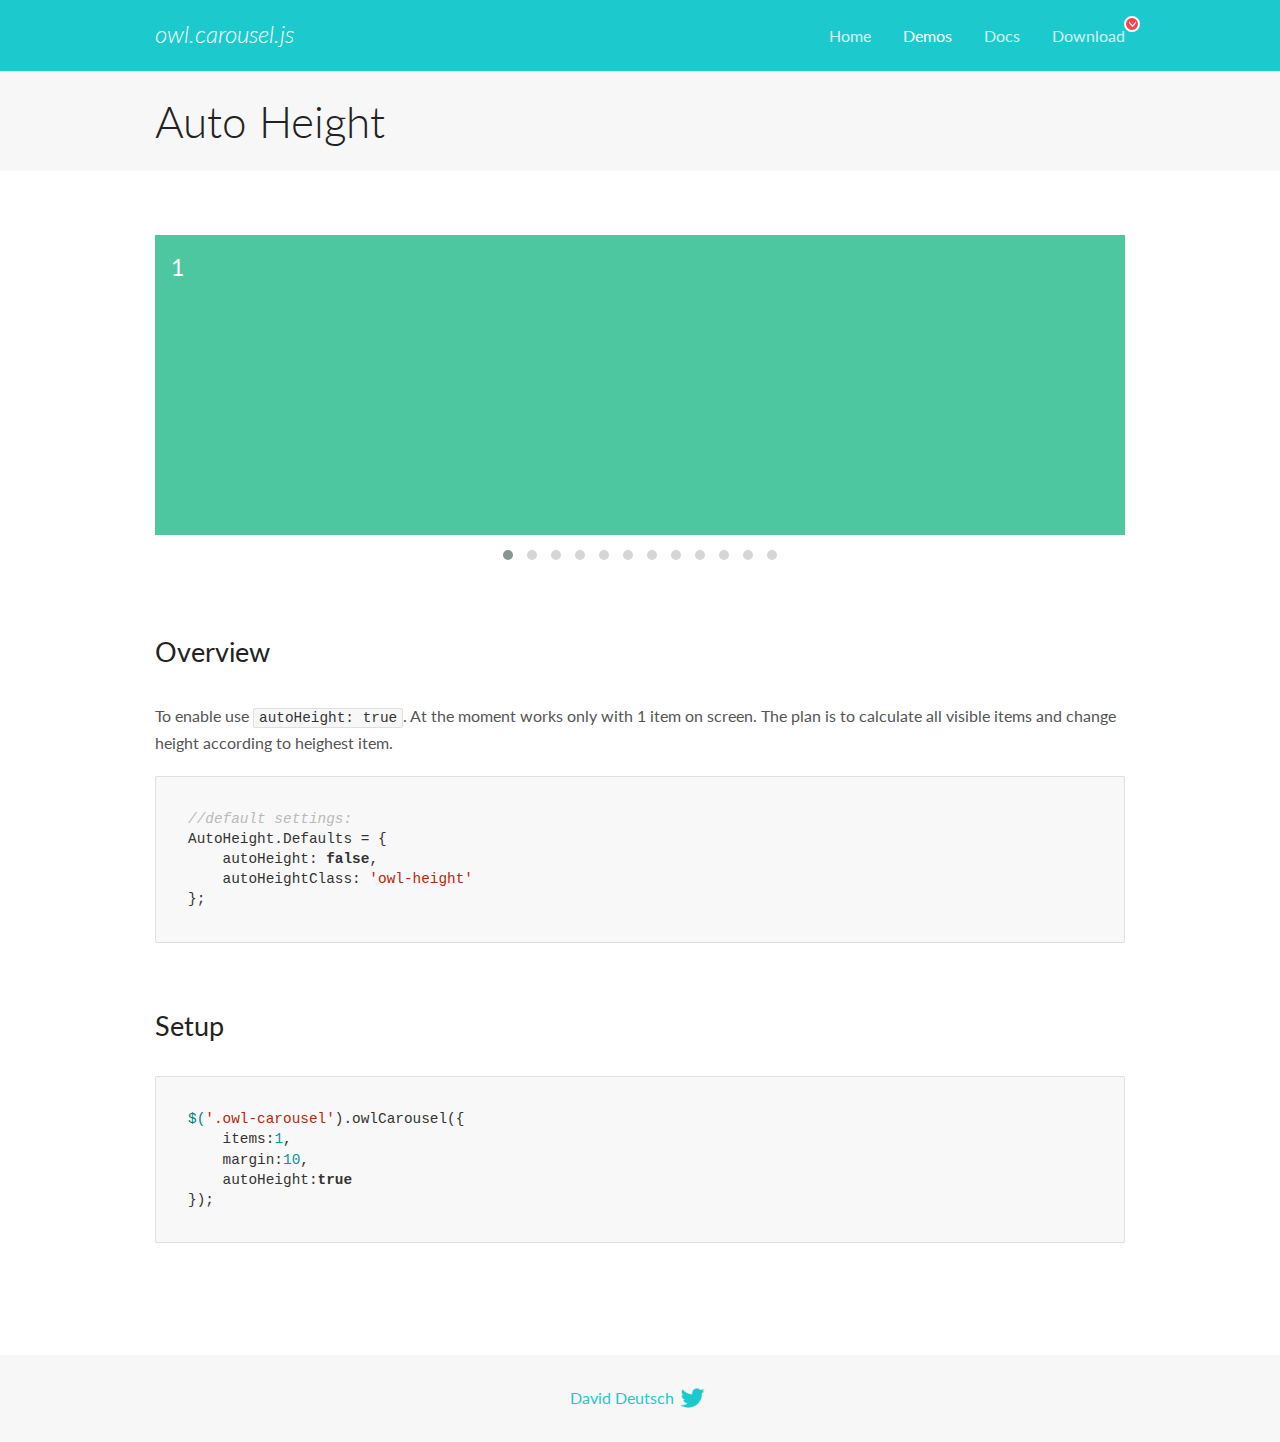
<file: plugins/OwlCarousel2-2.3.4/docs/demos/autoheight.html>
<!DOCTYPE html>
<html lang="en">
  <head>

    <!-- head -->
    <meta charset="utf-8">
    <meta name="msapplication-tap-highlight" content="no" />
    <meta name="viewport" content="width=device-width, initial-scale=1.0" />
    <meta name="description" content="autoHeight usage demo">
    <meta name="author" content="David Deutsch">
    <title>
      Auto Height Demo | Owl Carousel | 2.3.4
    </title>

    <!-- Stylesheets -->
    <link href='https://fonts.googleapis.com/css?family=Lato:300,400,700,400italic,300italic' rel='stylesheet' type='text/css'>
    <link rel="stylesheet" href="../assets/css/docs.theme.min.css">

    <!-- Owl Stylesheets -->
    <link rel="stylesheet" href="../assets/owlcarousel/assets/owl.carousel.min.css">
    <link rel="stylesheet" href="../assets/owlcarousel/assets/owl.theme.default.min.css">

    <!-- HTML5 shim and Respond.js IE8 support of HTML5 elements and media queries -->

    <!--[if lt IE 9]>
      <script src="https://oss.maxcdn.com/libs/html5shiv/3.7.0/html5shiv.js"></script>
      <script src="https://oss.maxcdn.com/libs/respond.js/1.3.0/respond.min.js"></script>
    <![endif]-->

    <!-- Favicons -->
    <link rel="apple-touch-icon-precomposed" sizes="144x144" href="../assets/ico/apple-touch-icon-144-precomposed.png">
    <link rel="shortcut icon" href="../assets/ico/favicon.png">
    <link rel="shortcut icon" href="favicon.ico">

    <!-- Yeah i know js should not be in header. Its required for demos.-->

    <!-- javascript -->
    <script src="../assets/vendors/jquery.min.js"></script>
    <script src="../assets/owlcarousel/owl.carousel.js"></script>
  </head>
  <body>

    <!-- header -->
    <header class="header">
      <div class="row">
        <div class="large-12 columns">
          <div class="brand left">
            <h3>
              <a href="/OwlCarousel2/">owl.carousel.js</a> 
            </h3>
          </div>
          <a id="toggle-nav" class="right">
            <span></span> <span></span> <span></span> 
          </a> 
          <div class="nav-bar">
            <ul class="clearfix">
              <li> <a href="/OwlCarousel2/index.html">Home</a>  </li>
              <li class="active">
                <a href="/OwlCarousel2/demos/demos.html">Demos</a> 
              </li>
              <li> <a href="/OwlCarousel2/docs/started-welcome.html">Docs</a>  </li>
              <li>
                <a href="https://github.com/OwlCarousel2/OwlCarousel2/archive/2.3.4.zip">Download</a> 
                <span class="download"></span> 
              </li>
            </ul>
          </div>
        </div>
      </div>
    </header>

    <!-- title -->
    <section class="title">
      <div class="row">
        <div class="large-12 columns">
          <h1>Auto Height</h1>
        </div>
      </div>
    </section>

    <!--  Demos -->
    <section id="demos">
      <div class="row">
        <div class="large-12 columns">
          <div class="owl-carousel owl-theme">
            <div class="item" style="height:300px">
              <h4>1</h4>
            </div>
            <div class="item" style="height:100px">
              <h4>2</h4>
            </div>
            <div class="item" style="height:500px">
              <h4>3</h4>
            </div>
            <div class="item" style="height:250px">
              <h4>4</h4>
            </div>
            <div class="item" style="height:400px">
              <h4>5</h4>
            </div>
            <div class="item" style="height:500px">
              <h4>6</h4>
            </div>
            <div class="item" style="height:600px">
              <h4>7</h4>
            </div>
            <div class="item" style="height:400px">
              <h4>8</h4>
            </div>
            <div class="item" style="height:300px">
              <h4>9</h4>
            </div>
            <div class="item" style="height:350px">
              <h4>10</h4>
            </div>
            <div class="item" style="height:200px">
              <h4>11</h4>
            </div>
            <div class="item" style="height:150px">
              <h4>12</h4>
            </div>
          </div>
          <h3 id="overview">Overview</h3>
          <p>To enable use <code>autoHeight: true</code>. At the moment works only with 1 item on screen. The plan is to calculate all visible items and change height according to heighest item.</p>
          <pre><code>//default settings:
AutoHeight.Defaults = {
    autoHeight: false,
    autoHeightClass: &#39;owl-height&#39;
};</code></pre>
          <h3 id="setup">Setup</h3>
          <pre><code>$(&#39;.owl-carousel&#39;).owlCarousel({
    items:1,
    margin:10,
    autoHeight:true
});</code></pre>
          <script>
            $(document).ready(function() {
              $('.owl-carousel').owlCarousel({
                items: 1,
                margin: 10,
                autoHeight: true
              });
            })
          </script>
        </div>
      </div>
    </section>

    <!-- footer -->
    <footer class="footer">
      <div class="row">
        <div class="large-12 columns">
          <h5>
            <a href="/OwlCarousel2/docs/support-contact.html">David Deutsch</a> 
            <a id="custom-tweet-button" href="https://twitter.com/share?url=https://github.com/OwlCarousel2/OwlCarousel2&text=Owl Carousel - This is so awesome! " target="_blank"></a> 
          </h5>
        </div>
      </div>
    </footer>

    <!-- vendors -->
    <script src="../assets/vendors/highlight.js"></script>
    <script src="../assets/js/app.js"></script>
  </body>
</html>
</file>
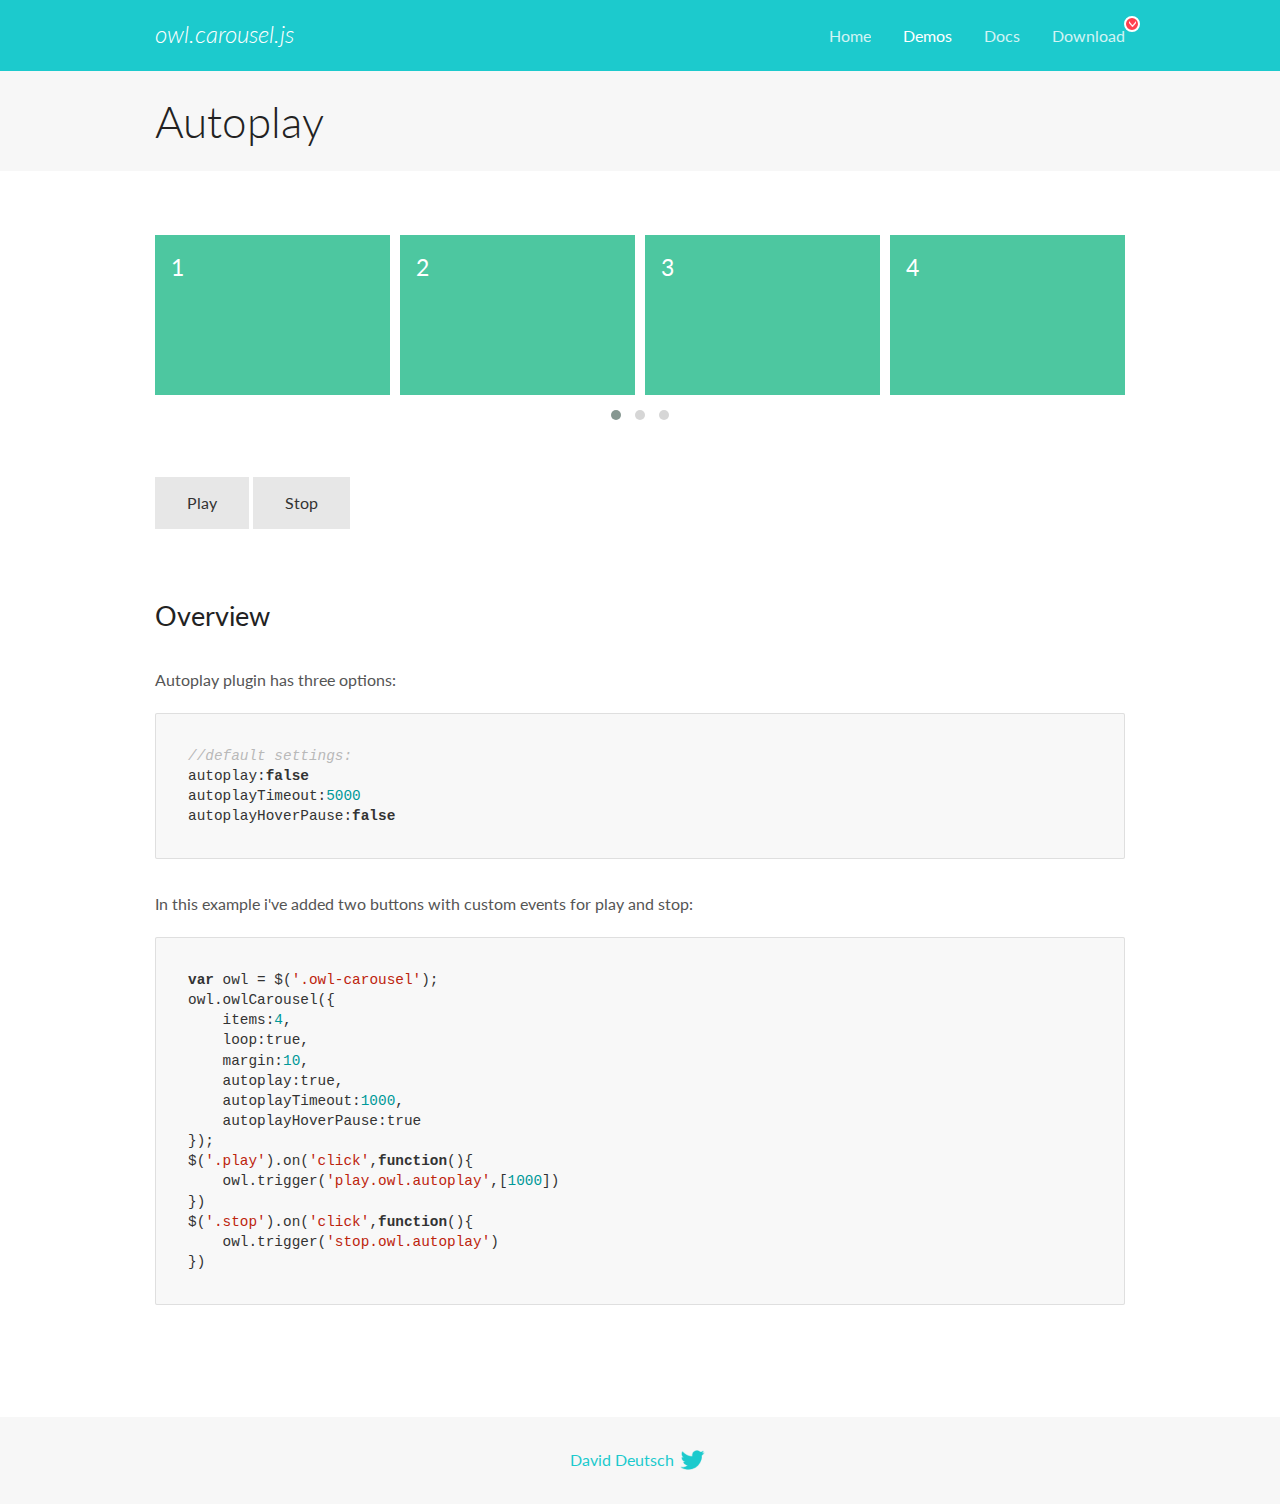
<file: plugins/OwlCarousel2-2.3.4/docs/demos/autoplay.html>
<!DOCTYPE html>
<html lang="en">
  <head>

    <!-- head -->
    <meta charset="utf-8">
    <meta name="msapplication-tap-highlight" content="no" />
    <meta name="viewport" content="width=device-width, initial-scale=1.0" />
    <meta name="description" content="Autoplay usage demo">
    <meta name="author" content="David Deutsch">
    <title>
      Autoplay Demo | Owl Carousel | 2.3.4
    </title>

    <!-- Stylesheets -->
    <link href='https://fonts.googleapis.com/css?family=Lato:300,400,700,400italic,300italic' rel='stylesheet' type='text/css'>
    <link rel="stylesheet" href="../assets/css/docs.theme.min.css">

    <!-- Owl Stylesheets -->
    <link rel="stylesheet" href="../assets/owlcarousel/assets/owl.carousel.min.css">
    <link rel="stylesheet" href="../assets/owlcarousel/assets/owl.theme.default.min.css">

    <!-- HTML5 shim and Respond.js IE8 support of HTML5 elements and media queries -->

    <!--[if lt IE 9]>
      <script src="https://oss.maxcdn.com/libs/html5shiv/3.7.0/html5shiv.js"></script>
      <script src="https://oss.maxcdn.com/libs/respond.js/1.3.0/respond.min.js"></script>
    <![endif]-->

    <!-- Favicons -->
    <link rel="apple-touch-icon-precomposed" sizes="144x144" href="../assets/ico/apple-touch-icon-144-precomposed.png">
    <link rel="shortcut icon" href="../assets/ico/favicon.png">
    <link rel="shortcut icon" href="favicon.ico">

    <!-- Yeah i know js should not be in header. Its required for demos.-->

    <!-- javascript -->
    <script src="../assets/vendors/jquery.min.js"></script>
    <script src="../assets/owlcarousel/owl.carousel.js"></script>
  </head>
  <body>

    <!-- header -->
    <header class="header">
      <div class="row">
        <div class="large-12 columns">
          <div class="brand left">
            <h3>
              <a href="/OwlCarousel2/">owl.carousel.js</a> 
            </h3>
          </div>
          <a id="toggle-nav" class="right">
            <span></span> <span></span> <span></span> 
          </a> 
          <div class="nav-bar">
            <ul class="clearfix">
              <li> <a href="/OwlCarousel2/index.html">Home</a>  </li>
              <li class="active">
                <a href="/OwlCarousel2/demos/demos.html">Demos</a> 
              </li>
              <li> <a href="/OwlCarousel2/docs/started-welcome.html">Docs</a>  </li>
              <li>
                <a href="https://github.com/OwlCarousel2/OwlCarousel2/archive/2.3.4.zip">Download</a> 
                <span class="download"></span> 
              </li>
            </ul>
          </div>
        </div>
      </div>
    </header>

    <!-- title -->
    <section class="title">
      <div class="row">
        <div class="large-12 columns">
          <h1>Autoplay</h1>
        </div>
      </div>
    </section>

    <!--  Demos -->
    <section id="demos">
      <div class="row">
        <div class="large-12 columns">
          <div class="owl-carousel owl-theme">
            <div class="item">
              <h4>1</h4>
            </div>
            <div class="item">
              <h4>2</h4>
            </div>
            <div class="item">
              <h4>3</h4>
            </div>
            <div class="item">
              <h4>4</h4>
            </div>
            <div class="item">
              <h4>5</h4>
            </div>
            <div class="item">
              <h4>6</h4>
            </div>
            <div class="item">
              <h4>7</h4>
            </div>
            <div class="item">
              <h4>8</h4>
            </div>
            <div class="item">
              <h4>9</h4>
            </div>
            <div class="item">
              <h4>10</h4>
            </div>
            <div class="item">
              <h4>11</h4>
            </div>
            <div class="item">
              <h4>12</h4>
            </div>
          </div>
          <a class="button secondary play">Play</a> 
          <a class="button secondary stop">Stop</a> 
          <h3 id="overview">Overview</h3>
          <p>Autoplay plugin has three options:</p>
          <pre><code>//default settings:
autoplay:false
autoplayTimeout:5000
autoplayHoverPause:false</code></pre>
          <p>In this example i&#39;ve added two buttons with custom events for play and stop:</p>
          <pre><code>var owl = $(&#39;.owl-carousel&#39;);
owl.owlCarousel({
    items:4,
    loop:true,
    margin:10,
    autoplay:true,
    autoplayTimeout:1000,
    autoplayHoverPause:true
});
$(&#39;.play&#39;).on(&#39;click&#39;,function(){
    owl.trigger(&#39;play.owl.autoplay&#39;,[1000])
})
$(&#39;.stop&#39;).on(&#39;click&#39;,function(){
    owl.trigger(&#39;stop.owl.autoplay&#39;)
})</code></pre>
          <script>
            $(document).ready(function() {
              var owl = $('.owl-carousel');
              owl.owlCarousel({
                items: 4,
                loop: true,
                margin: 10,
                autoplay: true,
                autoplayTimeout: 1000,
                autoplayHoverPause: true
              });
              $('.play').on('click', function() {
                owl.trigger('play.owl.autoplay', [1000])
              })
              $('.stop').on('click', function() {
                owl.trigger('stop.owl.autoplay')
              })
            })
          </script>
        </div>
      </div>
    </section>

    <!-- footer -->
    <footer class="footer">
      <div class="row">
        <div class="large-12 columns">
          <h5>
            <a href="/OwlCarousel2/docs/support-contact.html">David Deutsch</a> 
            <a id="custom-tweet-button" href="https://twitter.com/share?url=https://github.com/OwlCarousel2/OwlCarousel2&text=Owl Carousel - This is so awesome! " target="_blank"></a> 
          </h5>
        </div>
      </div>
    </footer>

    <!-- vendors -->
    <script src="../assets/vendors/highlight.js"></script>
    <script src="../assets/js/app.js"></script>
  </body>
</html>
</file>
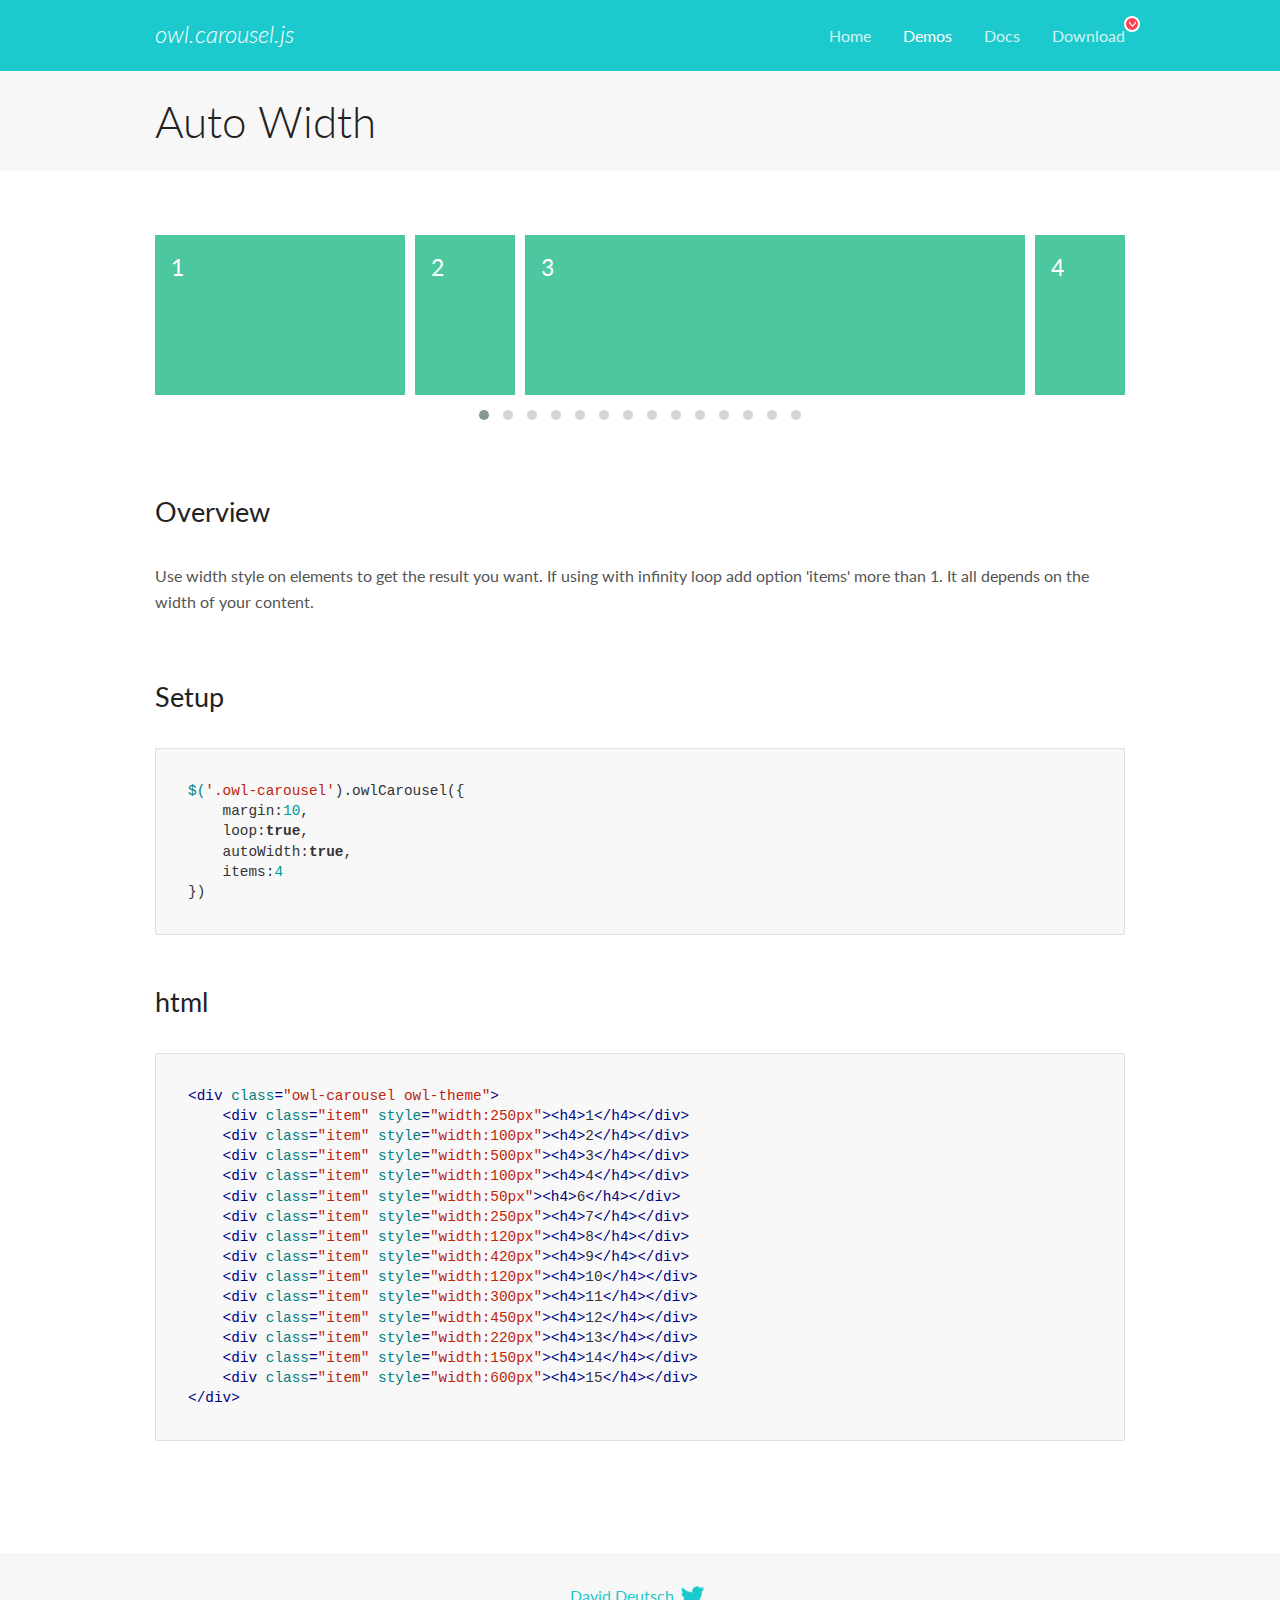
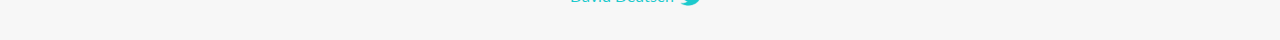
<file: plugins/OwlCarousel2-2.3.4/docs/demos/autowidth.html>
<!DOCTYPE html>
<html lang="en">
  <head>

    <!-- head -->
    <meta charset="utf-8">
    <meta name="msapplication-tap-highlight" content="no" />
    <meta name="viewport" content="width=device-width, initial-scale=1.0" />
    <meta name="description" content="Auto Width">
    <meta name="author" content="David Deutsch">
    <title>
      Auto Width Demo | Owl Carousel | 2.3.4
    </title>

    <!-- Stylesheets -->
    <link href='https://fonts.googleapis.com/css?family=Lato:300,400,700,400italic,300italic' rel='stylesheet' type='text/css'>
    <link rel="stylesheet" href="../assets/css/docs.theme.min.css">

    <!-- Owl Stylesheets -->
    <link rel="stylesheet" href="../assets/owlcarousel/assets/owl.carousel.min.css">
    <link rel="stylesheet" href="../assets/owlcarousel/assets/owl.theme.default.min.css">

    <!-- HTML5 shim and Respond.js IE8 support of HTML5 elements and media queries -->

    <!--[if lt IE 9]>
      <script src="https://oss.maxcdn.com/libs/html5shiv/3.7.0/html5shiv.js"></script>
      <script src="https://oss.maxcdn.com/libs/respond.js/1.3.0/respond.min.js"></script>
    <![endif]-->

    <!-- Favicons -->
    <link rel="apple-touch-icon-precomposed" sizes="144x144" href="../assets/ico/apple-touch-icon-144-precomposed.png">
    <link rel="shortcut icon" href="../assets/ico/favicon.png">
    <link rel="shortcut icon" href="favicon.ico">

    <!-- Yeah i know js should not be in header. Its required for demos.-->

    <!-- javascript -->
    <script src="../assets/vendors/jquery.min.js"></script>
    <script src="../assets/owlcarousel/owl.carousel.js"></script>
  </head>
  <body>

    <!-- header -->
    <header class="header">
      <div class="row">
        <div class="large-12 columns">
          <div class="brand left">
            <h3>
              <a href="/OwlCarousel2/">owl.carousel.js</a> 
            </h3>
          </div>
          <a id="toggle-nav" class="right">
            <span></span> <span></span> <span></span> 
          </a> 
          <div class="nav-bar">
            <ul class="clearfix">
              <li> <a href="/OwlCarousel2/index.html">Home</a>  </li>
              <li class="active">
                <a href="/OwlCarousel2/demos/demos.html">Demos</a> 
              </li>
              <li> <a href="/OwlCarousel2/docs/started-welcome.html">Docs</a>  </li>
              <li>
                <a href="https://github.com/OwlCarousel2/OwlCarousel2/archive/2.3.4.zip">Download</a> 
                <span class="download"></span> 
              </li>
            </ul>
          </div>
        </div>
      </div>
    </header>

    <!-- title -->
    <section class="title">
      <div class="row">
        <div class="large-12 columns">
          <h1>Auto Width</h1>
        </div>
      </div>
    </section>

    <!--  Demos -->
    <section id="demos">
      <div class="row">
        <div class="large-12 columns">
          <div class="owl-carousel owl-theme">
            <div class="item" style="width:250px">
              <h4>1</h4>
            </div>
            <div class="item" style="width:100px">
              <h4>2</h4>
            </div>
            <div class="item" style="width:500px">
              <h4>3</h4>
            </div>
            <div class="item" style="width:100px">
              <h4>4</h4>
            </div>
            <div class="item" style="width:50px">
              <h4>6</h4>
            </div>
            <div class="item" style="width:250px">
              <h4>7</h4>
            </div>
            <div class="item" style="width:120px">
              <h4>8</h4>
            </div>
            <div class="item" style="width:420px">
              <h4>9</h4>
            </div>
            <div class="item" style="width:120px">
              <h4>10</h4>
            </div>
            <div class="item" style="width:300px">
              <h4>11</h4>
            </div>
            <div class="item" style="width:450px">
              <h4>12</h4>
            </div>
            <div class="item" style="width:220px">
              <h4>13</h4>
            </div>
            <div class="item" style="width:150px">
              <h4>14</h4>
            </div>
            <div class="item" style="width:600px">
              <h4>15</h4>
            </div>
          </div>
          <h3 id="overview">Overview</h3>
          <p>Use width style on elements to get the result you want. If using with infinity loop add option &#39;items&#39; more than 1. It all depends on the width of your content.</p>
          <h3 id="setup">Setup</h3>
          <pre><code>$(&#39;.owl-carousel&#39;).owlCarousel({
    margin:10,
    loop:true,
    autoWidth:true,
    items:4
})</code></pre>
          <h3 id="html">html</h3>
          <pre><code>&lt;div class=&quot;owl-carousel owl-theme&quot;&gt;
    &lt;div class=&quot;item&quot; style=&quot;width:250px&quot;&gt;&lt;h4&gt;1&lt;/h4&gt;&lt;/div&gt;
    &lt;div class=&quot;item&quot; style=&quot;width:100px&quot;&gt;&lt;h4&gt;2&lt;/h4&gt;&lt;/div&gt;
    &lt;div class=&quot;item&quot; style=&quot;width:500px&quot;&gt;&lt;h4&gt;3&lt;/h4&gt;&lt;/div&gt;
    &lt;div class=&quot;item&quot; style=&quot;width:100px&quot;&gt;&lt;h4&gt;4&lt;/h4&gt;&lt;/div&gt;
    &lt;div class=&quot;item&quot; style=&quot;width:50px&quot;&gt;&lt;h4&gt;6&lt;/h4&gt;&lt;/div&gt;
    &lt;div class=&quot;item&quot; style=&quot;width:250px&quot;&gt;&lt;h4&gt;7&lt;/h4&gt;&lt;/div&gt;
    &lt;div class=&quot;item&quot; style=&quot;width:120px&quot;&gt;&lt;h4&gt;8&lt;/h4&gt;&lt;/div&gt;
    &lt;div class=&quot;item&quot; style=&quot;width:420px&quot;&gt;&lt;h4&gt;9&lt;/h4&gt;&lt;/div&gt;
    &lt;div class=&quot;item&quot; style=&quot;width:120px&quot;&gt;&lt;h4&gt;10&lt;/h4&gt;&lt;/div&gt;
    &lt;div class=&quot;item&quot; style=&quot;width:300px&quot;&gt;&lt;h4&gt;11&lt;/h4&gt;&lt;/div&gt;
    &lt;div class=&quot;item&quot; style=&quot;width:450px&quot;&gt;&lt;h4&gt;12&lt;/h4&gt;&lt;/div&gt;
    &lt;div class=&quot;item&quot; style=&quot;width:220px&quot;&gt;&lt;h4&gt;13&lt;/h4&gt;&lt;/div&gt;
    &lt;div class=&quot;item&quot; style=&quot;width:150px&quot;&gt;&lt;h4&gt;14&lt;/h4&gt;&lt;/div&gt;
    &lt;div class=&quot;item&quot; style=&quot;width:600px&quot;&gt;&lt;h4&gt;15&lt;/h4&gt;&lt;/div&gt;
&lt;/div&gt;</code></pre>
          <script>
            $(document).ready(function() {
              $('.owl-carousel').owlCarousel({
                margin: 10,
                loop: true,
                autoWidth: true,
                items: 4
              })
            })
          </script>
        </div>
      </div>
    </section>

    <!-- footer -->
    <footer class="footer">
      <div class="row">
        <div class="large-12 columns">
          <h5>
            <a href="/OwlCarousel2/docs/support-contact.html">David Deutsch</a> 
            <a id="custom-tweet-button" href="https://twitter.com/share?url=https://github.com/OwlCarousel2/OwlCarousel2&text=Owl Carousel - This is so awesome! " target="_blank"></a> 
          </h5>
        </div>
      </div>
    </footer>

    <!-- vendors -->
    <script src="../assets/vendors/highlight.js"></script>
    <script src="../assets/js/app.js"></script>
  </body>
</html>
</file>
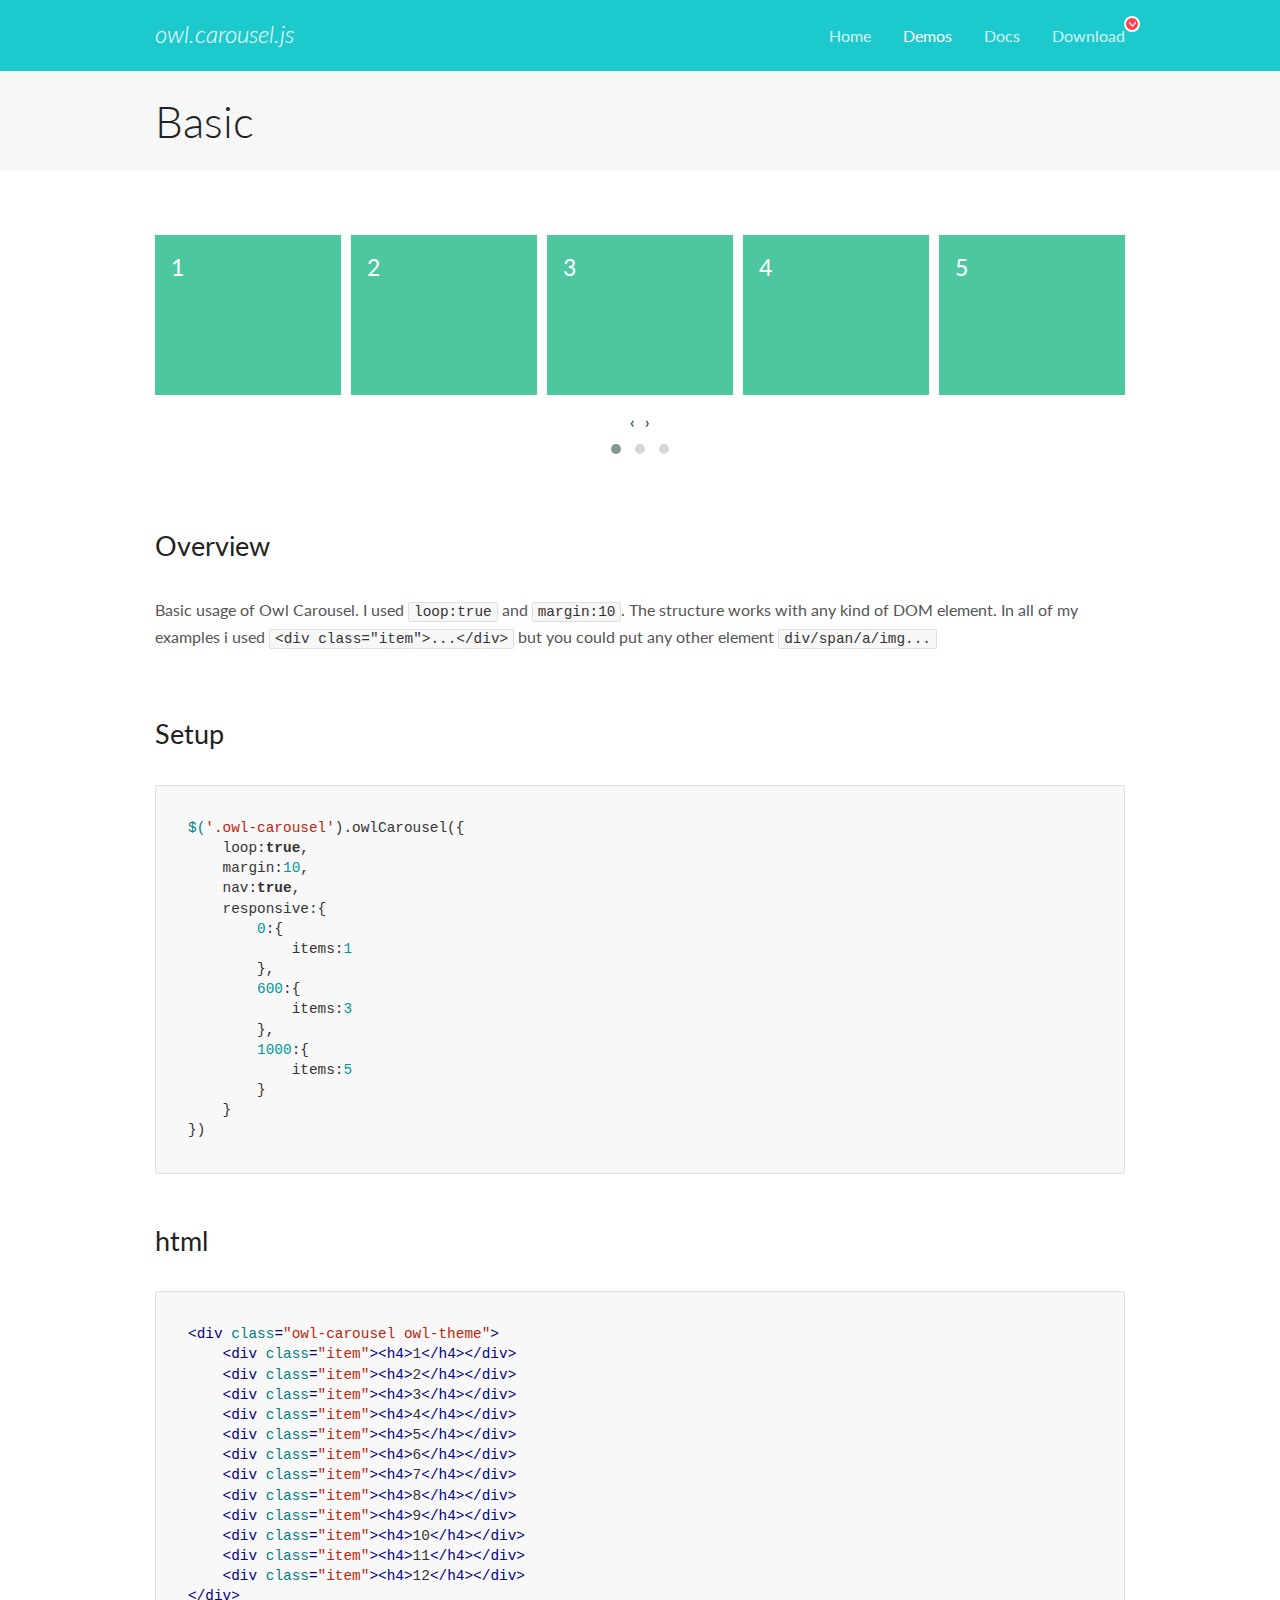
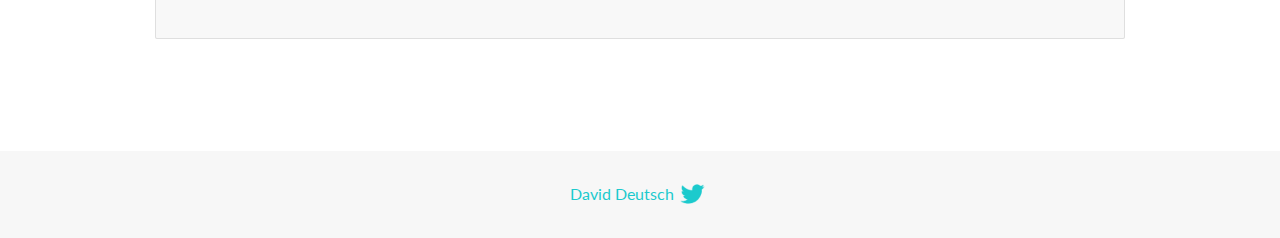
<file: plugins/OwlCarousel2-2.3.4/docs/demos/basic.html>
<!DOCTYPE html>
<html lang="en">
  <head>

    <!-- head -->
    <meta charset="utf-8">
    <meta name="msapplication-tap-highlight" content="no" />
    <meta name="viewport" content="width=device-width, initial-scale=1.0" />
    <meta name="description" content="Basic usage demo">
    <meta name="author" content="David Deutsch">
    <title>
      Basic Demo | Owl Carousel | 2.3.4
    </title>

    <!-- Stylesheets -->
    <link href='https://fonts.googleapis.com/css?family=Lato:300,400,700,400italic,300italic' rel='stylesheet' type='text/css'>
    <link rel="stylesheet" href="../assets/css/docs.theme.min.css">

    <!-- Owl Stylesheets -->
    <link rel="stylesheet" href="../assets/owlcarousel/assets/owl.carousel.min.css">
    <link rel="stylesheet" href="../assets/owlcarousel/assets/owl.theme.default.min.css">

    <!-- HTML5 shim and Respond.js IE8 support of HTML5 elements and media queries -->

    <!--[if lt IE 9]>
      <script src="https://oss.maxcdn.com/libs/html5shiv/3.7.0/html5shiv.js"></script>
      <script src="https://oss.maxcdn.com/libs/respond.js/1.3.0/respond.min.js"></script>
    <![endif]-->

    <!-- Favicons -->
    <link rel="apple-touch-icon-precomposed" sizes="144x144" href="../assets/ico/apple-touch-icon-144-precomposed.png">
    <link rel="shortcut icon" href="../assets/ico/favicon.png">
    <link rel="shortcut icon" href="favicon.ico">

    <!-- Yeah i know js should not be in header. Its required for demos.-->

    <!-- javascript -->
    <script src="../assets/vendors/jquery.min.js"></script>
    <script src="../assets/owlcarousel/owl.carousel.js"></script>
  </head>
  <body>

    <!-- header -->
    <header class="header">
      <div class="row">
        <div class="large-12 columns">
          <div class="brand left">
            <h3>
              <a href="/OwlCarousel2/">owl.carousel.js</a> 
            </h3>
          </div>
          <a id="toggle-nav" class="right">
            <span></span> <span></span> <span></span> 
          </a> 
          <div class="nav-bar">
            <ul class="clearfix">
              <li> <a href="/OwlCarousel2/index.html">Home</a>  </li>
              <li class="active">
                <a href="/OwlCarousel2/demos/demos.html">Demos</a> 
              </li>
              <li> <a href="/OwlCarousel2/docs/started-welcome.html">Docs</a>  </li>
              <li>
                <a href="https://github.com/OwlCarousel2/OwlCarousel2/archive/2.3.4.zip">Download</a> 
                <span class="download"></span> 
              </li>
            </ul>
          </div>
        </div>
      </div>
    </header>

    <!-- title -->
    <section class="title">
      <div class="row">
        <div class="large-12 columns">
          <h1>Basic</h1>
        </div>
      </div>
    </section>

    <!--  Demos -->
    <section id="demos">
      <div class="row">
        <div class="large-12 columns">
          <div class="owl-carousel owl-theme">
            <div class="item">
              <h4>1</h4>
            </div>
            <div class="item">
              <h4>2</h4>
            </div>
            <div class="item">
              <h4>3</h4>
            </div>
            <div class="item">
              <h4>4</h4>
            </div>
            <div class="item">
              <h4>5</h4>
            </div>
            <div class="item">
              <h4>6</h4>
            </div>
            <div class="item">
              <h4>7</h4>
            </div>
            <div class="item">
              <h4>8</h4>
            </div>
            <div class="item">
              <h4>9</h4>
            </div>
            <div class="item">
              <h4>10</h4>
            </div>
            <div class="item">
              <h4>11</h4>
            </div>
            <div class="item">
              <h4>12</h4>
            </div>
          </div>
          <h3 id="overview">Overview</h3>
          <p>Basic usage of Owl Carousel. I used <code>loop:true</code> and <code>margin:10</code>. The structure works with any kind of DOM element. In all of my examples i used <code>&lt;div class=&quot;item&quot;&gt;...&lt;/div&gt;</code> but you could
            put any other element <code>div/span/a/img...</code></p>
          <h3 id="setup">Setup</h3>
          <pre><code>$(&#39;.owl-carousel&#39;).owlCarousel({
    loop:true,
    margin:10,
    nav:true,
    responsive:{
        0:{
            items:1
        },
        600:{
            items:3
        },
        1000:{
            items:5
        }
    }
})</code></pre>
          <h3 id="html">html</h3>
          <pre><code>&lt;div class=&quot;owl-carousel owl-theme&quot;&gt;
    &lt;div class=&quot;item&quot;&gt;&lt;h4&gt;1&lt;/h4&gt;&lt;/div&gt;
    &lt;div class=&quot;item&quot;&gt;&lt;h4&gt;2&lt;/h4&gt;&lt;/div&gt;
    &lt;div class=&quot;item&quot;&gt;&lt;h4&gt;3&lt;/h4&gt;&lt;/div&gt;
    &lt;div class=&quot;item&quot;&gt;&lt;h4&gt;4&lt;/h4&gt;&lt;/div&gt;
    &lt;div class=&quot;item&quot;&gt;&lt;h4&gt;5&lt;/h4&gt;&lt;/div&gt;
    &lt;div class=&quot;item&quot;&gt;&lt;h4&gt;6&lt;/h4&gt;&lt;/div&gt;
    &lt;div class=&quot;item&quot;&gt;&lt;h4&gt;7&lt;/h4&gt;&lt;/div&gt;
    &lt;div class=&quot;item&quot;&gt;&lt;h4&gt;8&lt;/h4&gt;&lt;/div&gt;
    &lt;div class=&quot;item&quot;&gt;&lt;h4&gt;9&lt;/h4&gt;&lt;/div&gt;
    &lt;div class=&quot;item&quot;&gt;&lt;h4&gt;10&lt;/h4&gt;&lt;/div&gt;
    &lt;div class=&quot;item&quot;&gt;&lt;h4&gt;11&lt;/h4&gt;&lt;/div&gt;
    &lt;div class=&quot;item&quot;&gt;&lt;h4&gt;12&lt;/h4&gt;&lt;/div&gt;
&lt;/div&gt;</code></pre>
          <script>
            $(document).ready(function() {
              var owl = $('.owl-carousel');
              owl.owlCarousel({
                margin: 10,
                nav: true,
                loop: true,
                responsive: {
                  0: {
                    items: 1
                  },
                  600: {
                    items: 3
                  },
                  1000: {
                    items: 5
                  }
                }
              })
            })
          </script>
        </div>
      </div>
    </section>

    <!-- footer -->
    <footer class="footer">
      <div class="row">
        <div class="large-12 columns">
          <h5>
            <a href="/OwlCarousel2/docs/support-contact.html">David Deutsch</a> 
            <a id="custom-tweet-button" href="https://twitter.com/share?url=https://github.com/OwlCarousel2/OwlCarousel2&text=Owl Carousel - This is so awesome! " target="_blank"></a> 
          </h5>
        </div>
      </div>
    </footer>

    <!-- vendors -->
    <script src="../assets/vendors/highlight.js"></script>
    <script src="../assets/js/app.js"></script>
  </body>
</html>
</file>
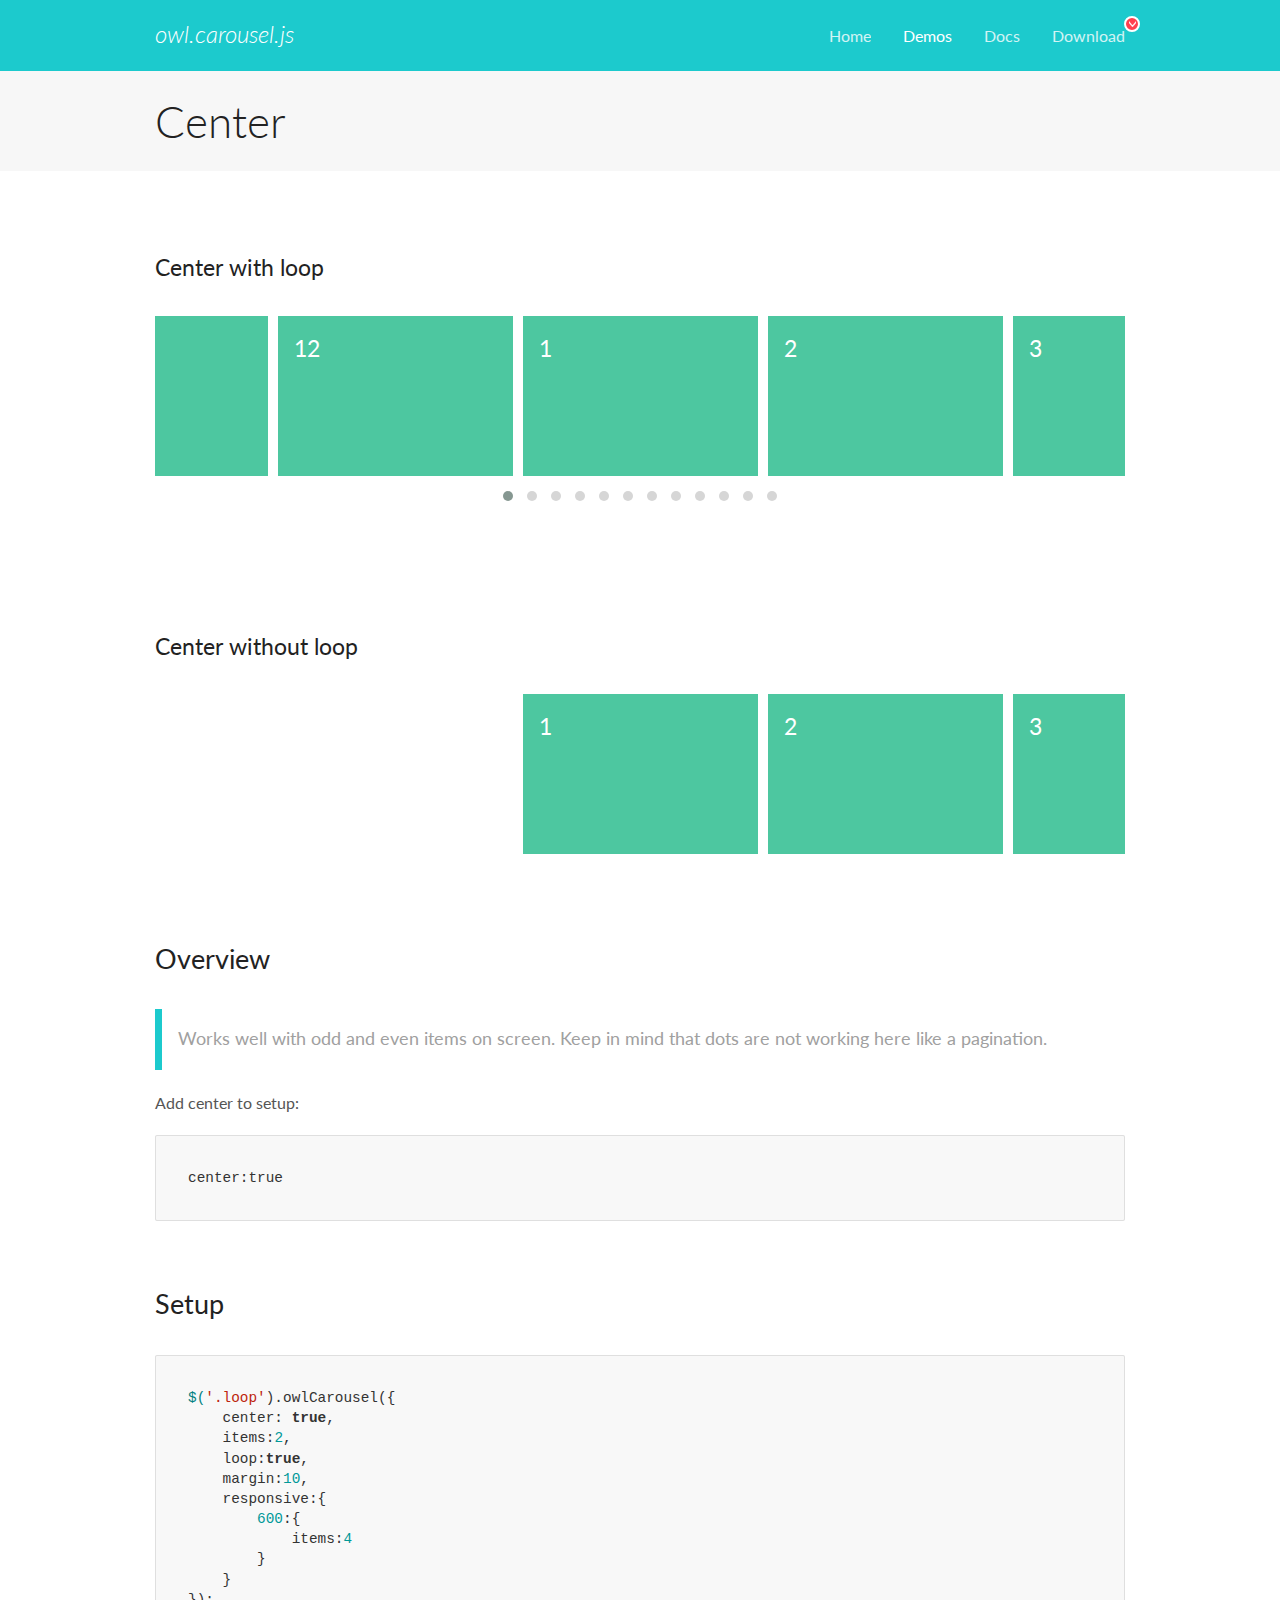
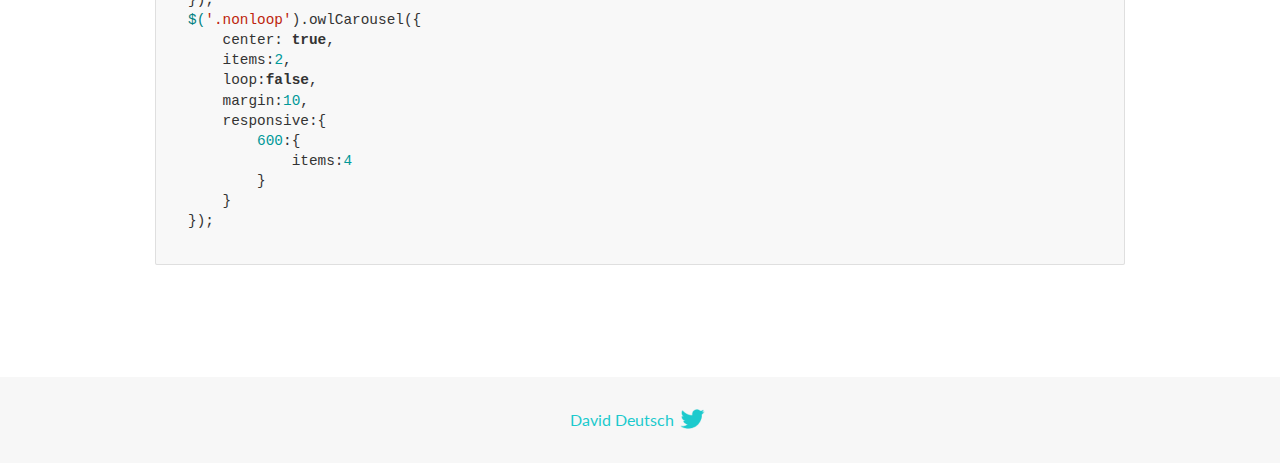
<file: plugins/OwlCarousel2-2.3.4/docs/demos/center.html>
<!DOCTYPE html>
<html lang="en">
  <head>

    <!-- head -->
    <meta charset="utf-8">
    <meta name="msapplication-tap-highlight" content="no" />
    <meta name="viewport" content="width=device-width, initial-scale=1.0" />
    <meta name="description" content="Center carousel">
    <meta name="author" content="David Deutsch">
    <title>
      Center Demo | Owl Carousel | 2.3.4
    </title>

    <!-- Stylesheets -->
    <link href='https://fonts.googleapis.com/css?family=Lato:300,400,700,400italic,300italic' rel='stylesheet' type='text/css'>
    <link rel="stylesheet" href="../assets/css/docs.theme.min.css">

    <!-- Owl Stylesheets -->
    <link rel="stylesheet" href="../assets/owlcarousel/assets/owl.carousel.min.css">
    <link rel="stylesheet" href="../assets/owlcarousel/assets/owl.theme.default.min.css">

    <!-- HTML5 shim and Respond.js IE8 support of HTML5 elements and media queries -->

    <!--[if lt IE 9]>
      <script src="https://oss.maxcdn.com/libs/html5shiv/3.7.0/html5shiv.js"></script>
      <script src="https://oss.maxcdn.com/libs/respond.js/1.3.0/respond.min.js"></script>
    <![endif]-->

    <!-- Favicons -->
    <link rel="apple-touch-icon-precomposed" sizes="144x144" href="../assets/ico/apple-touch-icon-144-precomposed.png">
    <link rel="shortcut icon" href="../assets/ico/favicon.png">
    <link rel="shortcut icon" href="favicon.ico">

    <!-- Yeah i know js should not be in header. Its required for demos.-->

    <!-- javascript -->
    <script src="../assets/vendors/jquery.min.js"></script>
    <script src="../assets/owlcarousel/owl.carousel.js"></script>
  </head>
  <body>

    <!-- header -->
    <header class="header">
      <div class="row">
        <div class="large-12 columns">
          <div class="brand left">
            <h3>
              <a href="/OwlCarousel2/">owl.carousel.js</a> 
            </h3>
          </div>
          <a id="toggle-nav" class="right">
            <span></span> <span></span> <span></span> 
          </a> 
          <div class="nav-bar">
            <ul class="clearfix">
              <li> <a href="/OwlCarousel2/index.html">Home</a>  </li>
              <li class="active">
                <a href="/OwlCarousel2/demos/demos.html">Demos</a> 
              </li>
              <li> <a href="/OwlCarousel2/docs/started-welcome.html">Docs</a>  </li>
              <li>
                <a href="https://github.com/OwlCarousel2/OwlCarousel2/archive/2.3.4.zip">Download</a> 
                <span class="download"></span> 
              </li>
            </ul>
          </div>
        </div>
      </div>
    </header>

    <!-- title -->
    <section class="title">
      <div class="row">
        <div class="large-12 columns">
          <h1>Center</h1>
        </div>
      </div>
    </section>

    <!--  Demos -->
    <section id="demos">
      <div class="row">
        <div class="large-12 columns">
          <h4 id="center-with-loop">Center with loop</h4>
          <div class="loop owl-carousel owl-theme">
            <div class="item">
              <h4>1</h4>
            </div>
            <div class="item">
              <h4>2</h4>
            </div>
            <div class="item">
              <h4>3</h4>
            </div>
            <div class="item">
              <h4>4</h4>
            </div>
            <div class="item">
              <h4>5</h4>
            </div>
            <div class="item">
              <h4>6</h4>
            </div>
            <div class="item">
              <h4>7</h4>
            </div>
            <div class="item">
              <h4>8</h4>
            </div>
            <div class="item">
              <h4>9</h4>
            </div>
            <div class="item">
              <h4>10</h4>
            </div>
            <div class="item">
              <h4>11</h4>
            </div>
            <div class="item">
              <h4>12</h4>
            </div>
          </div>
          <br>
          <h4 id="center-without-loop">Center without loop</h4>
          <div class="nonloop owl-carousel">
            <div class="item">
              <h4>1</h4>
            </div>
            <div class="item">
              <h4>2</h4>
            </div>
            <div class="item">
              <h4>3</h4>
            </div>
            <div class="item">
              <h4>4</h4>
            </div>
            <div class="item">
              <h4>5</h4>
            </div>
            <div class="item">
              <h4>6</h4>
            </div>
            <div class="item">
              <h4>7</h4>
            </div>
            <div class="item">
              <h4>8</h4>
            </div>
            <div class="item">
              <h4>9</h4>
            </div>
            <div class="item">
              <h4>10</h4>
            </div>
            <div class="item">
              <h4>11</h4>
            </div>
            <div class="item">
              <h4>12</h4>
            </div>
          </div>
          <h3 id="overview">Overview</h3>
          <blockquote>
            <p>Works well with odd and even items on screen. Keep in mind that dots are not working here like a pagination.</p>
          </blockquote>
          <p>Add center to setup:</p>
          <pre><code>center:true</code></pre>
          <h3 id="setup">Setup</h3>
          <pre><code>$(&#39;.loop&#39;).owlCarousel({
    center: true,
    items:2,
    loop:true,
    margin:10,
    responsive:{
        600:{
            items:4
        }
    }
});
$(&#39;.nonloop&#39;).owlCarousel({
    center: true,
    items:2,
    loop:false,
    margin:10,
    responsive:{
        600:{
            items:4
        }
    }
});</code></pre>
          <script>
            jQuery(document).ready(function($) {
              $('.loop').owlCarousel({
                center: true,
                items: 2,
                loop: true,
                margin: 10,
                responsive: {
                  600: {
                    items: 4
                  }
                }
              });
              $('.nonloop').owlCarousel({
                center: true,
                items: 2,
                loop: false,
                margin: 10,
                responsive: {
                  600: {
                    items: 4
                  }
                }
              });
            });
          </script>
        </div>
      </div>
    </section>

    <!-- footer -->
    <footer class="footer">
      <div class="row">
        <div class="large-12 columns">
          <h5>
            <a href="/OwlCarousel2/docs/support-contact.html">David Deutsch</a> 
            <a id="custom-tweet-button" href="https://twitter.com/share?url=https://github.com/OwlCarousel2/OwlCarousel2&text=Owl Carousel - This is so awesome! " target="_blank"></a> 
          </h5>
        </div>
      </div>
    </footer>

    <!-- vendors -->
    <script src="../assets/vendors/highlight.js"></script>
    <script src="../assets/js/app.js"></script>
  </body>
</html>
</file>
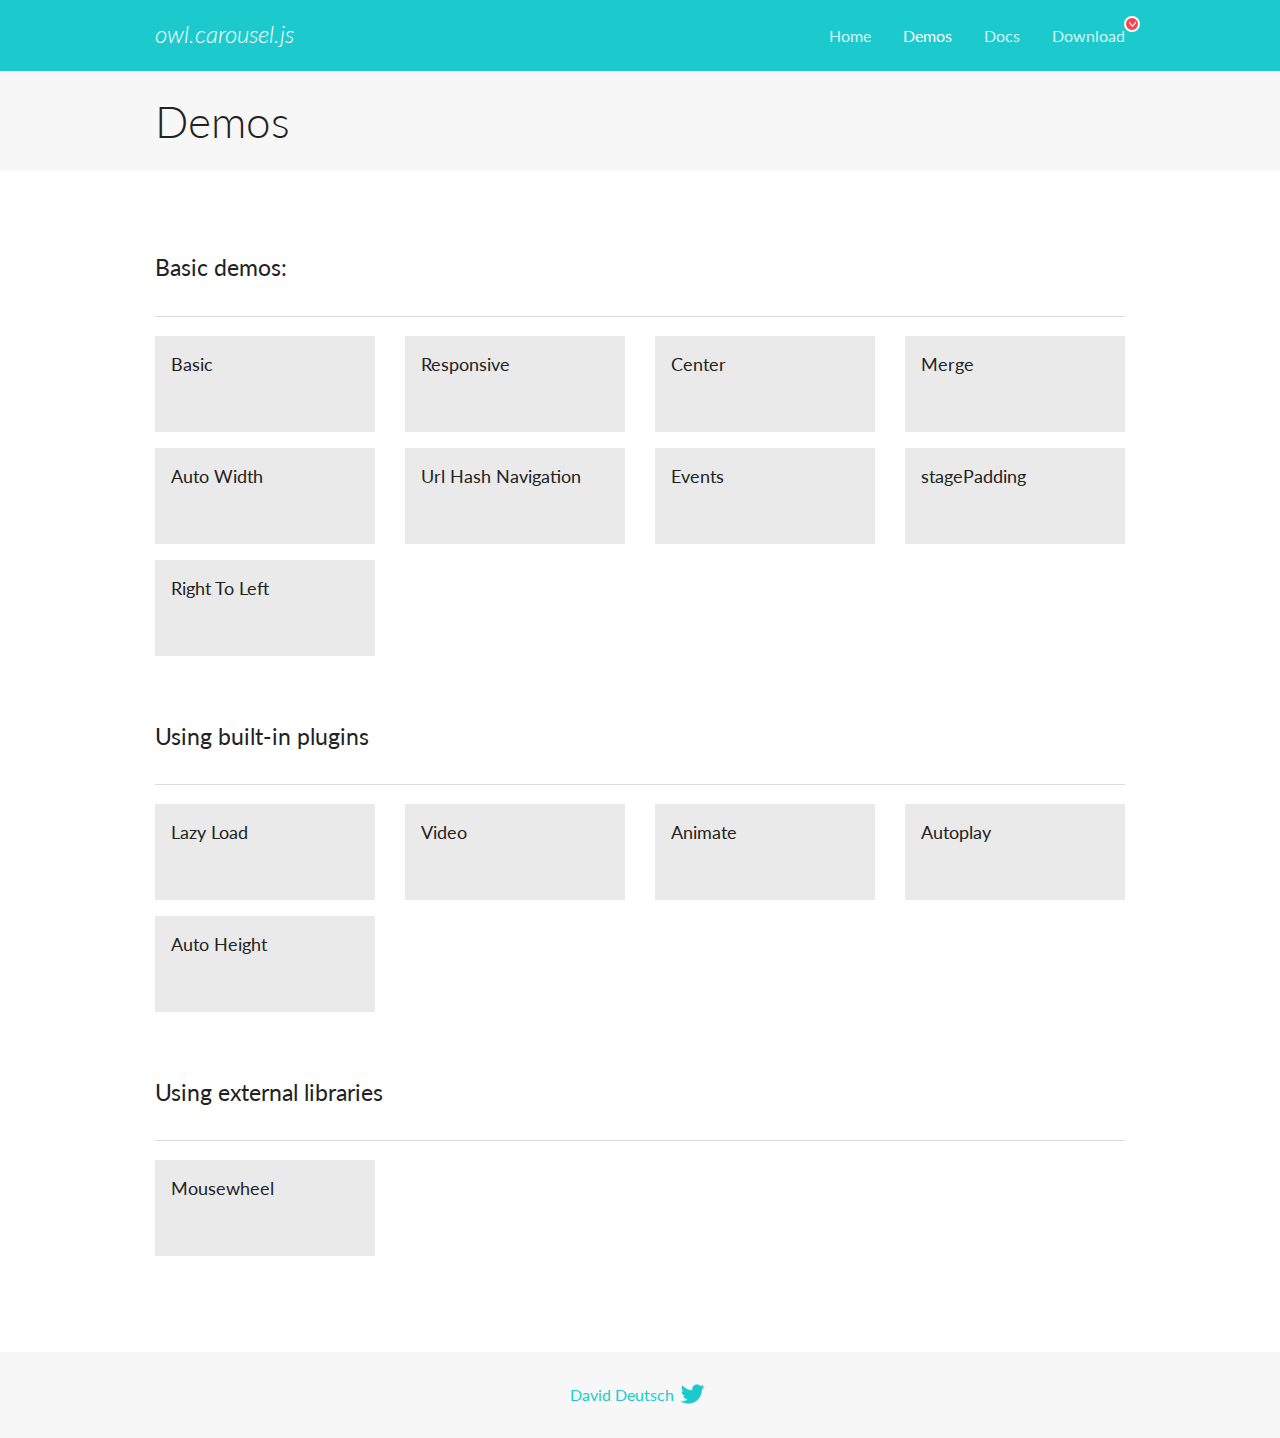
<file: plugins/OwlCarousel2-2.3.4/docs/demos/demos.html>
<!DOCTYPE html>
<html lang="en">
  <head>

    <!-- head -->
    <meta charset="utf-8">
    <meta name="msapplication-tap-highlight" content="no" />
    <meta name="viewport" content="width=device-width, initial-scale=1.0" />
    <meta name="description" content="A list of Owl Carousel examples.">
    <meta name="author" content="David Deutsch">
    <title>
      Demos | Owl Carousel | 2.3.4
    </title>

    <!-- Stylesheets -->
    <link href='https://fonts.googleapis.com/css?family=Lato:300,400,700,400italic,300italic' rel='stylesheet' type='text/css'>
    <link rel="stylesheet" href="../assets/css/docs.theme.min.css">

    <!-- Owl Stylesheets -->
    <link rel="stylesheet" href="../assets/owlcarousel/assets/owl.carousel.min.css">
    <link rel="stylesheet" href="../assets/owlcarousel/assets/owl.theme.default.min.css">

    <!-- HTML5 shim and Respond.js IE8 support of HTML5 elements and media queries -->

    <!--[if lt IE 9]>
      <script src="https://oss.maxcdn.com/libs/html5shiv/3.7.0/html5shiv.js"></script>
      <script src="https://oss.maxcdn.com/libs/respond.js/1.3.0/respond.min.js"></script>
    <![endif]-->

    <!-- Favicons -->
    <link rel="apple-touch-icon-precomposed" sizes="144x144" href="../assets/ico/apple-touch-icon-144-precomposed.png">
    <link rel="shortcut icon" href="../assets/ico/favicon.png">
    <link rel="shortcut icon" href="favicon.ico">

    <!-- Yeah i know js should not be in header. Its required for demos.-->

    <!-- javascript -->
    <script src="../assets/vendors/jquery.min.js"></script>
    <script src="../assets/owlcarousel/owl.carousel.js"></script>
  </head>
  <body>

    <!-- header -->
    <header class="header">
      <div class="row">
        <div class="large-12 columns">
          <div class="brand left">
            <h3>
              <a href="/OwlCarousel2/">owl.carousel.js</a> 
            </h3>
          </div>
          <a id="toggle-nav" class="right">
            <span></span> <span></span> <span></span> 
          </a> 
          <div class="nav-bar">
            <ul class="clearfix">
              <li> <a href="/OwlCarousel2/index.html">Home</a>  </li>
              <li class="active">
                <a href="/OwlCarousel2/demos/demos.html">Demos</a> 
              </li>
              <li> <a href="/OwlCarousel2/docs/started-welcome.html">Docs</a>  </li>
              <li>
                <a href="https://github.com/OwlCarousel2/OwlCarousel2/archive/2.3.4.zip">Download</a> 
                <span class="download"></span> 
              </li>
            </ul>
          </div>
        </div>
      </div>
    </header>

    <!-- title -->
    <section class="title">
      <div class="row">
        <div class="large-12 columns">
          <h1>Demos</h1>
        </div>
      </div>
    </section>

    <!--  Demos -->
    <section id="demos">
      <div class="row">
        <div class="large-12 columns">
          <h4 id="basic-demos-">Basic demos:</h4>
          <hr>
          <div class="demo-list">
            <div class="row">
              <div class="small-6 medium-4 large-3 columns">
                <a href="basic.html" class="demo-block">
                  <h5>Basic </h5>
                </a> 
              </div>
              <div class="small-6 medium-4 large-3 columns">
                <a href="responsive.html" class="demo-block">
                  <h5>Responsive </h5>
                </a> 
              </div>
              <div class="small-6 medium-4 large-3 columns">
                <a href="center.html" class="demo-block">
                  <h5>Center </h5>
                </a> 
              </div>
              <div class="small-6 medium-4 large-3 columns">
                <a href="merge.html" class="demo-block">
                  <h5>Merge </h5>
                </a> 
              </div>
              <div class="small-6 medium-4 large-3 columns">
                <a href="autowidth.html" class="demo-block">
                  <h5>Auto Width </h5>
                </a> 
              </div>
              <div class="small-6 medium-4 large-3 columns">
                <a href="urlhashnav.html" class="demo-block">
                  <h5>Url Hash Navigation </h5>
                </a> 
              </div>
              <div class="small-6 medium-4 large-3 columns">
                <a href="events.html" class="demo-block">
                  <h5>Events </h5>
                </a> 
              </div>
              <div class="small-6 medium-4 large-3 columns">
                <a href="stagepadding.html" class="demo-block">
                  <h5>stagePadding </h5>
                </a> 
              </div>
              <div class="small-6 medium-4 large-3 columns">
                <a href="rtl.html" class="demo-block">
                  <h5>Right To Left </h5>
                </a> 
              </div>
            </div>
          </div>
          <h4 id="using-built-in-plugins">Using built-in plugins</h4>
          <hr>
          <div class="demo-list">
            <div class="row">
              <div class="small-6 medium-4 large-3 columns">
                <a href="lazyLoad.html" class="demo-block">
                  <h5>Lazy Load </h5>
                </a> 
              </div>
              <div class="small-6 medium-4 large-3 columns">
                <a href="video.html" class="demo-block">
                  <h5>Video </h5>
                </a> 
              </div>
              <div class="small-6 medium-4 large-3 columns">
                <a href="animate.html" class="demo-block">
                  <h5>Animate </h5>
                </a> 
              </div>
              <div class="small-6 medium-4 large-3 columns">
                <a href="autoplay.html" class="demo-block">
                  <h5>Autoplay </h5>
                </a> 
              </div>
              <div class="small-6 medium-4 large-3 columns">
                <a href="autoheight.html" class="demo-block">
                  <h5>Auto Height </h5>
                </a> 
              </div>
            </div>
          </div>
          <h4 id="using-external-libraries">Using external libraries</h4>
          <hr>
          <div class="demo-list">
            <div class="row">
              <div class="small-6 medium-4 large-3 columns">
                <a href="mousewheel.html" class="demo-block">
                  <h5>Mousewheel </h5>
                </a> 
              </div>
            </div>
          </div>
        </div>
      </div>
    </section>

    <!-- footer -->
    <footer class="footer">
      <div class="row">
        <div class="large-12 columns">
          <h5>
            <a href="/OwlCarousel2/docs/support-contact.html">David Deutsch</a> 
            <a id="custom-tweet-button" href="https://twitter.com/share?url=https://github.com/OwlCarousel2/OwlCarousel2&text=Owl Carousel - This is so awesome! " target="_blank"></a> 
          </h5>
        </div>
      </div>
    </footer>

    <!-- vendors -->
    <script src="../assets/vendors/highlight.js"></script>
    <script src="../assets/js/app.js"></script>
  </body>
</html>
</file>
<file: css/header.css>
#header {
  max-width: 100%;
  background-color: #121212;
}

#header > .header-content {
  max-width: 1484px;
  margin: 0 auto;
  height: 93px;
  line-height: 100%;
  display: flex;
  justify-content: space-between;
  color: white;
}
#header > .header-content > .header-logo {
  display: flex;
  align-items: center;
}
#header > .header-content .header-toggle .bar {
  width: 25px;
  height: 3px;
  margin: 5px auto;
  transition: all 0.3s ease-in-out;
  background: #A01522;
}
#header > .header-content > .header-menu {
  display: flex;
  align-items: center;
}
#header > .header-content > .header-menu .lang {
  display: none;
}
#header > .header-content > .header-menu > ul {
  display: flex;
  align-items: center;
}
#header > .header-content > .header-menu > ul > li {
  font-size: 1.3rem;
  padding-left: 2rem;
  padding-right: 2rem;
}
#header > .header-content > .header-menu .icon-search {
  display: none;
}
#header > .header-content > .header-menu > .header-search {
  height: 47px;
  position: relative;
  background-color: #303030;
  border-radius: 4px;
  display: flex;
}
#header > .header-content > .header-menu > .header-search::before {
  content: " ";
  background-image: url("../images/circle2017.png");
  background-size: 100%;
  display: block;
  width: 17px;
  height: 17px;
  position: absolute;
  top: 14px;
  left: 10px;
  z-index: 1000;
}
#header > .header-content > .header-menu > .header-search .search {
  width: calc(100% - 70px);
  height: 20px;
  font-size: 1.2rem;
  padding-left: 40px;
  height: 100%;
  display: flex;
  align-items: center;
}
#header > .header-content > .header-menu > .header-search .search input {
  height: 20px;
  border-right: 1px solid #626262;
}
#header > .header-content > .header-menu > .header-search .select {
  width: 70px;
  height: 100%;
  font-size: 1.2rem;
  position: relative;
  padding-left: 10px;
}
#header > .header-content > .header-menu > .header-search .select::after {
  content: " ";
  position: absolute;
  top: 50%;
  right: 4px;
  transform: translateY(-50%);
  width: 0;
  height: 0;
  border-left: 4px solid transparent;
  border-right: 4px solid transparent;
  border-top: 6px solid white;
}
#header > .header-content > .header-menu > .header-search input, #header > .header-content > .header-menu > .header-search select {
  display: inline-block;
  outline: none;
  background-color: #303030;
  border: none;
  font-weight: 400;
  font-size: 1.2rem;
  color: white;
  height: 100%;
  width: 100%;
}
#header > .header-content > .header-menu > .header-lang {
  display: flex;
  flex-direction: column;
  align-items: center;
  height: 47px;
  margin-left: 15px;
}
#header > .header-content > .header-menu > .header-lang > .header-lang__logo {
  width: 21px;
  height: 21px;
  margin-bottom: 9px;
}
#header > .header-content > .header-menu > .header-lang > .header-lang__logo img {
  width: 100%;
  display: inline-block;
}
#header > .header-content > .header-menu > .header-lang div {
  font-size: 1.1rem;
}

@media screen and (max-width: 768px) {
  #header {
    display: flex;
  }
  #header .header-menu ul {
    top: 93px;
    display: block !important;
    background-color: #303030;
    margin: 0;
    width: 100%;
    position: absolute;
    right: 100%;
    opacity: 0;
    transition: all 0.5s ease;
    width: 100%;
    z-index: 10;
    padding: 0 25px;
  }
  #header .header-menu ul li {
    padding: 0 !important;
    position: relative;
    font-size: 2rem !important;
  }
  #header .header-menu ul li::after {
    content: " ";
    background: url(../images/Vector.svg);
    background-repeat: no-repeat;
    position: absolute;
    width: 10px;
    height: 15px;
    right: 16px;
    top: 45px;
  }
  #header .header-menu ul li:not(:last-child) {
    border-bottom: 1px solid #464646;
  }
  #header .header-menu ul .lang {
    height: 50px;
    display: flex !important;
    align-items: center;
    justify-content: space-between;
  }
  #header .header-menu ul .lang span {
    color: white;
    font-size: 2rem;
    font-weight: 400;
  }
  #header .header-menu ul .lang .logo-lang {
    display: flex;
  }
  #header .header-menu ul .lang .logo-lang img {
    margin: 0 7px;
  }
  #header .header-menu ul.active {
    background: #101010;
    right: 0;
    opacity: 1;
    transition: all 0.5s ease;
  }
  #header .header-menu li {
    color: wheat;
    text-align: left;
    height: 76px;
    line-height: 90px;
    width: 100%;
  }
  #header #mobile-menu {
    position: absolute;
    top: 25px;
    left: 3%;
    transform: translate(5%, 20%);
  }
  #header #mobile-menu .bar {
    display: block;
    cursor: pointer;
  }
  #header #mobile-menu.is-active .bar:nth-child(2) {
    opacity: 0;
  }
  #header #mobile-menu.is-active .bar:nth-child(1) {
    transform: translateY(8px) rotate(45deg);
  }
  #header #mobile-menu.is-active .bar:nth-child(3) {
    transform: translateY(-8px) rotate(-45deg);
  }
  #header .icon-search {
    display: block !important;
    right: 3%;
    width: 32px;
    height: 32px;
    position: absolute !important;
    background: linear-gradient(270deg, #A01522 0%, #881238 100%);
    border-radius: 4px;
    padding: 7.5px;
  }
  #header .icon-search img {
    width: 100%;
  }
  #header .header-search {
    border-radius: 0px !important;
    align-items: center;
    display: flex;
    flex-direction: row-reverse;
    right: 100%;
    opacity: 0;
    position: absolute !important;
    transition: all 0.5s ease;
    width: 100%;
    z-index: 10;
    margin: 0;
    padding: 0 16px;
    flex-direction: row-reverse;
  }
  #header .header-search::before {
    display: none !important;
  }
  #header .header-search select {
    width: 20%;
    font-size: 1.4rem !important;
  }
  #header .header-search input {
    width: 80%;
    border-left: 1px solid #928F8F;
    border-right: none !important;
    padding-left: 20px !important;
    padding-right: 20px;
  }
  #header .header-search .search-toggle .bar {
    display: block;
    width: 25px;
    height: 3px;
    margin: 5px auto;
    background: white;
  }
  #header .header-search .search-toggle .bar:nth-child(2) {
    opacity: 0;
  }
  #header .header-search .search-toggle .bar:nth-child(1) {
    transform: translateY(8px) rotate(45deg);
  }
  #header .header-search .search-toggle .bar:nth-child(3) {
    transform: translateY(-8px) rotate(-45deg);
  }
  #header .header-search.active {
    right: 0;
    opacity: 1;
    transition: all 0.5s ease;
    height: 58px !important;
  }
  #header .header-lang {
    display: none !important;
  }
}

/*# sourceMappingURL=header.css.map */
</file>
<file: css/body.css>
#body {
  width: 100%;
  padding-top: 24px;
  padding-bottom: 24px;
  background-image: url("../images/background-img.svg");
  /* target all bullets */
}
#body > .body-content {
  max-width: 1484px;
  margin: 0 auto;
  background-color: #121212;
  color: white;
  border-radius: 12px;
  padding: 24px 20px;
}
#body > .body-content > .body-scroll {
  border-bottom: 1px solid rgba(103, 103, 103, 0.2);
}
#body > .body-content > .body-scroll > .body-scroll__head {
  display: flex;
  font-size: 1.8rem;
  line-height: 36px;
  margin-bottom: 23px;
}
#body > .body-content > .body-scroll > .body-scroll__head .body-scroll__head-main {
  font-size: 1.8rem;
  position: relative;
  margin-right: 30px;
}
#body > .body-content > .body-scroll > .body-scroll__head .body-scroll__head-main::after {
  content: " ";
  background: url("../images/Vector.svg");
  background-repeat: no-repeat;
  position: absolute;
  width: 10px;
  height: 15px;
  right: -20px;
  top: 10px;
}
#body > .body-content > .body-scroll > .body-scroll__head .body-scroll__head-select {
  display: none;
}
#body > .body-content > .body-scroll > .body-scroll__head .body-scroll__head-item ul {
  display: flex;
}
#body > .body-content > .body-scroll > .body-scroll__head .body-scroll__head-item ul li {
  font-size: 1.8rem;
  padding: 0 26px;
  color: rgb(110, 110, 110);
}
#body > .body-content > .body-scroll .card-wrapper {
  padding-bottom: 29px;
  background-color: #121212;
}
#body > .body-content > .body-scroll .card-wrapper .card .card-top {
  position: relative;
}
#body > .body-content > .body-scroll .card-wrapper .card .card-top .img-box {
  width: 100%;
}
#body > .body-content > .body-scroll .card-wrapper .card .card-top .time {
  position: absolute;
  bottom: 8px;
  left: 8px;
  border-radius: 4px;
  background-color: rgba(0, 0, 0, 0.5);
  font-size: 1.1rem;
  height: 24px;
  padding: 0 8px;
  display: flex;
  align-items: center;
}
#body > .body-content > .body-scroll .card-wrapper .card .card-top .view {
  right: 8px;
  position: absolute;
  bottom: 8px;
  border-radius: 4px;
  font-size: 1.1rem;
  height: 24px;
  padding: 0 8px;
  display: flex;
  align-items: center;
  background: linear-gradient(270deg, #a01522 0%, #881238 100%);
}
#body > .body-content > .body-scroll .card-wrapper .card .card-top .view img {
  margin-right: 6px;
}
#body > .body-content > .body-scroll .card-wrapper .card .card-bottom {
  padding-top: 16px;
  text-align: center;
}
#body > .body-content > .body-scroll .card-wrapper .card .card-bottom .name {
  font-size: 1.6rem;
  font-weight: 400;
}
#body > .body-content > .body-scroll .card-wrapper .card .card-bottom .date {
  padding-top: 4px;
  color: #928f8f;
  font-size: 1.2rem;
}
#body > .body-content .body-movie {
  margin-top: 36px;
  display: flex;
}
#body > .body-content .body-movie > .body-movie__content {
  width: calc(100% - 272px);
}
#body > .body-content .body-movie > .body-movie__content .body-movie__content-movie {
  margin-bottom: 32px;
}
#body > .body-content .body-movie > .body-movie__content .body-movie__content-movie .content-movie-head {
  text-transform: uppercase;
  margin-bottom: 36px;
  display: flex;
  align-items: center;
}
#body > .body-content .body-movie > .body-movie__content .body-movie__content-movie .content-movie-head .view-more {
  display: none;
}
#body > .body-content .body-movie > .body-movie__content .body-movie__content-movie .content-movie-head h2 {
  border-radius: 4px;
  height: 44px;
  line-height: 44px;
  background: linear-gradient(270deg, #a01522 0%, #881238 100%);
  padding-left: 16px;
  padding-right: 34px;
  position: relative;
  font-size: 1.8rem;
  font-weight: 400;
}
#body > .body-content .body-movie > .body-movie__content .body-movie__content-movie .content-movie-head h2::after {
  content: " ";
  background: url("../images/Vector.svg");
  background-repeat: no-repeat;
  position: absolute;
  width: 10px;
  height: 15px;
  right: 12px;
  top: 15px;
}
#body > .body-content .body-movie > .body-movie__content .body-movie__content-movie > .content-movie-items {
  display: grid;
  grid-template-columns: repeat(auto-fit, minmax(185px, 1fr));
  gap: 24px;
}
#body > .body-content .body-movie > .body-movie__content .body-movie__content-movie > .content-movie-items > .movie-item {
  margin-bottom: 12px;
}
#body > .body-content .body-movie > .body-movie__content .body-movie__content-movie > .content-movie-items > .movie-item > .item-img {
  position: relative;
}
#body > .body-content .body-movie > .body-movie__content .body-movie__content-movie > .content-movie-items > .movie-item > .item-img img {
  width: 100%;
}
#body > .body-content .body-movie > .body-movie__content .body-movie__content-movie > .content-movie-items > .movie-item > .item-img .item-time {
  position: absolute;
  bottom: 8px;
  left: 8px;
  border-radius: 4px;
  background-color: rgba(0, 0, 0, 0.5);
  font-size: 1.1rem;
  height: 24px;
  padding: 0 8px;
  display: flex;
  align-items: center;
}
#body > .body-content .body-movie > .body-movie__content .body-movie__content-movie > .content-movie-items > .movie-item > .item-img .item-time.actor span {
  font-size: 1.2rem;
  font-weight: 400;
}
#body > .body-content .body-movie > .body-movie__content .body-movie__content-movie > .content-movie-items > .movie-item > .item-img .item-time.actor span:first-child {
  padding-right: 10px;
  border-right: 1px solid white;
}
#body > .body-content .body-movie > .body-movie__content .body-movie__content-movie > .content-movie-items > .movie-item > .item-img .item-time.actor span:last-child {
  padding-left: 10px;
}
#body > .body-content .body-movie > .body-movie__content .body-movie__content-movie > .content-movie-items > .movie-item > .item-img > .item-view {
  position: absolute;
  bottom: 8px;
  right: 8px;
  border-radius: 4px;
  font-size: 1.3rem;
  height: 24px;
  padding: 0 8px;
  display: flex;
  align-items: center;
  background: linear-gradient(270deg, #a01522 0%, #881238 100%);
}
#body > .body-content .body-movie > .body-movie__content .body-movie__content-movie > .content-movie-items > .movie-item > .item-img > .item-view img {
  width: 100%;
  margin-right: 8px;
}
#body > .body-content .body-movie > .body-movie__content .body-movie__content-movie > .content-movie-items > .movie-item > .item-content {
  padding-top: 16px;
  text-align: center;
}
#body > .body-content .body-movie > .body-movie__content .body-movie__content-movie > .content-movie-items > .movie-item > .item-content > .name {
  font-size: 1.6rem;
  font-weight: 400;
}
#body > .body-content .body-movie > .body-movie__content .body-movie__content-movie > .content-movie-items > .movie-item > .item-content > .date {
  padding-top: 4px;
  color: #928f8f;
  font-size: 1.2rem;
}
#body > .body-content .body-movie > .body-movie__content .body-movie__content-movie > .movie-see-more {
  display: flex;
  align-items: center;
  justify-content: center;
  font-size: 1.6rem;
  font-weight: 400;
  background: #181c1e;
  height: 44px;
  border-radius: 4px;
}
#body > .body-content .body-movie > .body-movie__content > .body-movie__banner-main {
  margin-bottom: 32px;
}
#body > .body-content .body-movie > .body-movie__content > .body-movie__banner-main img {
  width: 100%;
}
#body > .body-content .body-movie .body-movie__banner {
  width: 272px;
  margin-left: 20px;
}
#body > .body-content .body-movie .body-movie__banner .items-ad img {
  width: 100%;
}
#body > .body-content .body-movie .body-movie__banner .comming-soon .comming-soon__head {
  margin-bottom: 20px;
}
#body > .body-content .body-movie .body-movie__banner .comming-soon .comming-soon__head h2 {
  border-bottom: 1px solid red;
  width: max-content;
  line-height: 32px;
  font-size: 1.8rem;
  font-weight: 400;
  text-transform: uppercase;
}
#body > .body-content .body-movie .body-movie__banner .comming-soon .comming-soon__head h2 span {
  display: inline-block;
  height: 32px;
  line-height: 32px;
  font-size: 1.8rem;
  font-weight: 400;
  text-transform: uppercase;
  position: relative;
}
#body > .body-content .body-movie .body-movie__banner .comming-soon .comming-soon__content .cs-item {
  display: flex;
  padding: 15px 0;
}
#body > .body-content .body-movie .body-movie__banner .comming-soon .comming-soon__content .cs-item .cs-image {
  margin-right: 12px;
  width: 80px;
}
#body > .body-content .body-movie .body-movie__banner .comming-soon .comming-soon__content .cs-item .cs-image img {
  width: 100%;
  display: inline-block;
}
#body > .body-content .body-movie .body-movie__banner .comming-soon .comming-soon__content .cs-item .cs-info {
  display: flex;
  flex-direction: column;
  justify-content: space-between;
}
#body > .body-content .body-movie .body-movie__banner .comming-soon .comming-soon__content .cs-item .cs-info .cs-info-title {
  font-size: 1.3rem;
  font-weight: 400;
}
#body > .body-content .body-movie .body-movie__banner .comming-soon .comming-soon__content .cs-item .cs-info .cs-info-view span {
  font-size: 1.1rem;
  font-weight: 400;
  color: #928F8F;
  display: inline-block;
}
#body > .body-content .body-movie .body-movie__banner .comming-soon .comming-soon__content .cs-item .cs-info .cs-info-view span:first-child {
  margin-right: 12px;
}
#body > .body-content .body-movie .body-movie__banner .comming-soon .comming-soon__content .cs-item .cs-info .cs-info-view span:last-child img {
  margin-right: 3px;
}
#body > .body-content .body-movie .body-movie__banner .comming-soon .comming-soon__content .cs-item:not(:last-child) {
  border-bottom: 1px solid rgb(33, 33, 33);
}
#body > .body-content .ads .ads-desktop a {
  width: 100%;
  height: 100%;
}
#body > .body-content .ads .ads-desktop img {
  width: 100%;
}
#body > .body-content .ads .ads-mobile {
  display: none;
}
#body .swiper-button-next,
#body .swiper-button-prev {
  background: rgba(255, 255, 255, 0.1);
  color: #000 !important;
  fill: black !important;
  stroke: black !important;
  background-position: center;
  background-repeat: no-repeat;
  width: 22px !important;
  height: 45px !important;
  top: 50%;
  transform: translateY(-100%);
}
#body .swiper-button-next::after,
#body .swiper-button-prev::after {
  content: " " !important;
}
#body .swiper-button-next {
  background-image: url("../images/Vector.svg") !important;
  right: 0;
}
#body .swiper-button-prev {
  background-image: url("../images/arr-left.svg") !important;
  left: 0;
}
#body .slide-pagination {
  display: none;
}
#body span.swiper-pagination-bullet.swiper-pagination-bullet-active {
  background: linear-gradient(270deg, #a01522 0%, #881238 100%);
  opacity: 1;
  width: 9px;
  height: 9px;
  border: 1px solid #ffffff;
  box-shadow: 0px 1px 5px #881238;
  border-radius: 2px;
}
#body .swiper-pagination-bullet {
  background: #ffffff;
  width: 9px;
  height: 9px;
  opacity: 1;
}

@media screen and (max-width: 768px) {
  .body-scroll__head {
    display: flex;
    justify-content: space-between;
  }
  .body-scroll__head .body-scroll__head-item {
    display: none;
  }
  .body-scroll__head .body-scroll__head-select {
    display: flex !important;
    align-items: center;
    max-width: 50px;
    position: relative;
  }
  .body-scroll__head .body-scroll__head-select select {
    font-size: 1.3rem;
    font-weight: 400;
    background: none;
    color: white;
    outline: none;
    background-color: #121212;
    border: none;
    font-weight: 400;
  }
  .body-scroll__head .body-scroll__head-select::after {
    content: " ";
    position: absolute;
    top: 50%;
    right: 4px;
    transform: translateY(-50%);
    width: 0;
    height: 0;
    border-left: 4px solid transparent;
    border-right: 4px solid transparent;
    border-top: 6px solid white;
  }
  .body-movie {
    display: block !important;
  }
  .body-movie .body-movie__content {
    width: 100% !important;
  }
  .body-movie .body-movie__content .item-time {
    height: 18px !important;
    font-size: 0.9rem !important;
  }
  .body-movie .body-movie__content .item-time span {
    font-size: 0.9rem !important;
  }
  .body-movie .body-movie__content .item-view {
    height: 18px !important;
    padding: 4px 4px !important;
    font-size: 0.9rem !important;
  }
  .body-movie .body-movie__banner {
    margin-left: 0 !important;
    width: 100% !important;
  }
  .body-movie .body-movie__banner .items-ad {
    display: none;
  }
  .body-movie .body-movie__banner .cs-item {
    border-bottom: none !important;
  }
  .content-movie-head {
    display: flex;
    justify-content: space-between;
  }
  .content-movie-head .view-more {
    display: block !important;
  }
  .content-movie-head .view-more a {
    color: white;
    font-size: 1.3rem;
    font-weight: 400;
    text-transform: uppercase;
  }
  .card .time,
  .card .view {
    height: 18px !important;
    padding: 4px 4px !important;
    font-size: 0.9rem !important;
  }
  .slide-pagination {
    display: block !important;
  }
  .content-movie-items {
    gap: 12px !important;
  }
  .ads .ads-desktop {
    display: none !important;
  }
  .ads .ads-mobile {
    display: block !important;
  }
  .ads .ads-mobile a {
    width: 100%;
    height: 100%;
  }
  .ads .ads-mobile img {
    width: 100%;
  }
  .ads .ads-mobile .ads-item {
    padding-bottom: 10px;
  }
  .ads .ads-mobile .ads-item-double {
    display: flex;
    justify-content: space-between;
  }
  .ads .ads-mobile .ads-item-double a {
    width: calc((100% - 12px) / 2);
  }
  .comming-soon {
    border-radius: 12px;
    background: #121212;
    padding: 20px;
  }
}

/*# sourceMappingURL=body.css.map */
</file>
<file: css/footer.css>
#footer {
  background: #101010;
}
#footer .footer-mobile {
  display: none;
}
#footer .footer-desktop {
  max-width: 1484px;
  margin: 0 auto;
}
#footer .footer-desktop ul {
  height: 80px;
  display: flex;
  align-items: center;
  justify-content: space-around;
}
#footer .footer-desktop ul li a {
  width: 100%;
  height: 100%;
  color: #797979;
  font-size: 1.5rem;
  font-weight: 400;
}

@media screen and (max-width: 768px) {
  #footer .footer-desktop {
    display: none !important;
  }
  #footer .footer-mobile {
    display: block;
    height: 80px;
    display: flex;
    align-items: center;
    justify-content: space-around;
    font-size: 1.3rem;
    font-weight: 400;
    color: rgba(255, 255, 255, 0.5019607843);
  }
}

/*# sourceMappingURL=footer.css.map */
</file>
<file: css/category.css>
#body > .category {
  display: flex;
  max-width: 1484px;
  margin: 0 auto;
  vertical-align: middle;
  margin: 0 20px;
  margin-bottom: 25px;
}
#body > .category img {
  display: inline-block;
  width: 12px;
  height: 12px;
  margin-right: 8px;
}
#body > .category a {
  font-weight: 400;
  font-size: 1.4rem;
  color: rgba(255, 255, 255, 0.5);
  margin-right: 5px;
}
#body > .category .home {
  color: #686868;
}

.body-movie {
  margin-top: 0 !important;
}

.item-ad img {
  width: 100%;
}

.count-item a {
  color: #928F8F !important;
  text-transform: lowercase !important;
}

.pagination-desktop {
  display: flex;
  align-items: center;
  justify-content: center;
}

.box-pagination {
  width: 40px;
  height: 40px;
  background: #797979;
  border-radius: 8px;
  margin: 0 8px;
  text-align: center;
  line-height: 40px;
  cursor: pointer;
}
.box-pagination a {
  font-size: 1.3rem;
  font-weight: 400;
  color: white;
  width: 100%;
  height: 100%;
}
.box-pagination.active {
  background: linear-gradient(270deg, #A01522 0%, #881238 100%);
}

.pagination-mobile {
  display: none;
}

.banner-ads-mobile {
  display: none;
}

.ads {
  margin: 20px;
  display: none;
}

@media screen and (max-width: 768px) {
  .body-content {
    background-color: transparent !important;
    padding-top: 0 !important;
  }
  .pagination-mobile {
    display: block;
  }
  .pagination-mobile .box {
    display: flex;
    align-items: center;
    justify-content: center;
  }
  .pagination-mobile .arrow {
    display: flex;
    align-items: center;
    justify-content: center;
    margin-bottom: 12px;
    cursor: pointer;
  }
  .pagination-mobile .arrow > div {
    background: #797979;
    border-radius: 8px;
    margin: 0 8px;
    text-align: center;
    line-height: 40px;
    height: 40px;
    width: 150px;
  }
  .pagination-mobile .arrow > div a {
    width: 100%;
    height: 100%;
    font-size: 1.3rem;
    color: white;
    font-weight: bold;
  }
  .pagination-mobile .arrow > div img {
    display: inline-block;
    vertical-align: middle;
  }
  .pagination-mobile .arrow .prev img {
    margin-right: 15px;
  }
  .pagination-mobile .arrow .next img {
    margin-left: 15px;
  }
  .pagination-desktop {
    display: none;
  }
  .banner-ads-mobile {
    display: block !important;
    margin-bottom: 10px;
  }
  .banner-ads-mobile img {
    width: 100%;
    margin-bottom: 10px;
  }
  .ads {
    display: block !important;
  }
  .item-ad {
    display: none;
  }
}

/*# sourceMappingURL=category.css.map */
</file>
<file: css/actor.css>
.actor-movie {
  padding-bottom: 58px;
  border-bottom: 1px solid rgba(255, 255, 255, 0.2);
}
.actor-movie .actor-desktop {
  display: flex;
}
.actor-movie .actor-desktop .actor-img {
  width: 180px;
  margin-right: 40px;
}
.actor-movie .actor-desktop .actor-img img {
  display: inline-block;
  width: 180px;
}
.actor-movie .actor-desktop .actor-info {
  padding: 17px 0;
}
.actor-movie .actor-desktop .actor-info .title {
  font-weight: 400;
  font-size: 1.5rem;
  text-transform: capitalize;
  color: #797979;
  line-height: 24px;
}
.actor-movie .actor-desktop .actor-info .name {
  color: #FF9507;
  font-size: 2.8rem;
  font-weight: 400;
  line-height: 60px;
}
.actor-movie .actor-desktop .actor-info .media {
  display: none;
}
.actor-movie .actor-desktop .actor-info .profile .title-profile {
  line-height: 34px;
  color: #FFFFFF;
  font-weight: 400;
  font-size: 1.8rem;
}
.actor-movie .actor-desktop .actor-info .profile .content-profile {
  font-size: 1.6rem;
  font-weight: 400;
  color: #928F8F;
  line-height: 24px;
}
.actor-movie .actor-desktop .actor-info .profile .content-profile span {
  color: #AF1815;
  font-size: 1.6rem;
  font-weight: 400;
}
.actor-movie .actor-profile-mobile {
  display: none;
}

.space {
  height: 20px;
}

@media screen and (max-width: 768px) {
  .actor-profile-mobile {
    display: block !important;
    margin-top: 20px;
  }
  .actor-profile-mobile .title {
    font-weight: 400;
    font-size: 1.8rem;
    color: white;
  }
  .actor-profile-mobile .content {
    font-weight: 400;
    font-size: 1.4rem;
    color: white;
    line-height: 24px;
  }
  .actor-profile-mobile .content span {
    color: #AF1815;
    font-size: 1.6rem;
    font-weight: 400;
  }
  .actor-info .profile {
    display: none;
  }
  .actor-info .media {
    display: block !important;
    font-size: 1.6rem;
    font-weight: 400;
    line-height: 24px;
  }
  .actor-desktop .actor-img {
    width: 160px !important;
  }
  .actor-desktop .actor-img img {
    width: 160px !important;
  }
}

/*# sourceMappingURL=actor.css.map */
</file>
<file: css/movie.css>
.movie-info .movie-head {
  position: relative;
  width: 100%;
}
.movie-info .movie-head img {
  display: inline-block;
  width: 100%;
}
.movie-info .movie-head .video {
  position: relative;
}
.movie-info .movie-head .video .pause {
  position: absolute;
  top: 50%;
  left: 50%;
  transform: translate(-50%, -50%);
  width: 80px;
  height: 80px;
}
.movie-info .movie-head .video .pause img {
  display: inline-block;
  width: 100%;
  vertical-align: middle;
}
.movie-info .movie-head .video-detail {
  display: flex;
  position: absolute;
  bottom: 28px;
  left: 28px;
}
.movie-info .movie-head .video-detail .img {
  width: 269px;
  margin-right: 24px;
}
.movie-info .movie-head .video-detail .img a {
  width: 100%;
  height: 100%;
  display: inline-block;
}
.movie-info .movie-head .video-detail .img img {
  display: inline-block;
  width: 100%;
}
.movie-info .movie-head .video-detail .detail-info > * {
  margin-bottom: 4px;
}
.movie-info .movie-head .video-detail .detail-info .title {
  line-height: 36px;
  font-weight: 400;
  font-size: 2.4rem;
  color: white;
}
.movie-info .movie-head .video-detail .detail-info .view span:nth-child(1) {
  color: #797979;
  font-size: 1.2rem;
  font-weight: 400;
}
.movie-info .movie-head .video-detail .detail-info .view span:nth-child(2) {
  color: white;
  font-weight: 400;
  font-size: 1.2rem;
}
.movie-info .movie-head .video-detail .detail-info .content {
  line-height: 24px;
  font-weight: 400;
  font-size: 14px;
  color: rgba(255, 255, 255, 0.7);
}
.movie-info .movie-head .video-detail .detail-info .content span {
  color: #A01522;
  font-weight: 400;
  font-size: 14px;
}
.movie-info .movie-head .video-detail .detail-info .watch {
  background: linear-gradient(270deg, #A01522 0%, #881238 100%);
  border-radius: 4px;
  width: max-content;
}
.movie-info .movie-head .video-detail .detail-info .watch a {
  padding: 8px 18px;
  color: white;
  display: inline-block;
  font-size: 1.3rem;
  font-weight: 400;
}
.movie-info .movie-head-mobile {
  display: none;
}
.movie-info .content-mobile {
  display: none;
}
.movie-info .movie-content {
  margin-top: 38px;
}
.movie-info .movie-content > * {
  margin-bottom: 13px;
}
.movie-info .movie-content span {
  display: inline-block;
  margin-right: 12px;
  font-size: 1.5rem;
  font-weight: 400;
  color: #797979;
}
.movie-info .movie-content a {
  font-size: 1.3rem;
  font-weight: 400;
  border-radius: 4px;
  line-height: 28px;
  text-align: center;
  background: #1D1D1D;
  padding: 2px 17px;
  margin-right: 12px;
  display: inline-block;
}
.movie-info .movie-content .sever span {
  color: white;
}
.movie-info .movie-content .sever a {
  color: rgba(255, 255, 255, 0.5);
}
.movie-info .movie-content .sever a.active {
  background: linear-gradient(270deg, #A01522 0%, #881238 100%);
  color: white;
}
.movie-info .movie-content .download a {
  color: white;
}
.movie-info .movie-content .category-movie span {
  margin-right: 8px;
}
.movie-info .movie-content .category-movie span:not(:nth-child(1)) {
  color: white;
  font-size: 1.3rem;
  font-weight: 400;
}
.movie-info .movie-content .marker span {
  margin-right: 8px;
}
.movie-info .movie-content .marker span:not(:nth-child(1)) {
  color: white;
  font-size: 1.3rem;
  font-weight: 400;
}
.movie-info .movie-content .cast span {
  margin-right: 8px;
}
.movie-info .movie-content .cast span:not(:nth-child(1)) {
  color: white;
  font-size: 1.3rem;
  font-weight: 400;
}
.movie-info .movie-content .type-movie a {
  color: white;
}

@media screen and (max-width: 768px) {
  .movie-content {
    margin-top: 20px !important;
  }
  .movie-info .movie-head {
    display: none;
  }
  .movie-info .content-mobile {
    display: block !important;
  }
  .movie-info .content-mobile .name {
    font-size: 2.4rem;
    font-weight: 400;
    line-height: 36px;
  }
  .movie-info .content-mobile .view {
    line-height: 24px;
  }
  .movie-info .content-mobile .view > * {
    font-size: 1.2rem;
    font-weight: 400;
  }
  .movie-info .content-mobile .view span:nth-child(2) {
    color: white;
  }
  .movie-info .content-mobile .content {
    line-height: 28px;
    font-size: 1.4rem;
    font-weight: 400;
    color: rgba(255, 255, 255, 0.7);
  }
  .movie-info .content-mobile .content span {
    color: #AF1815;
  }
  .movie-info .content-mobile .watch {
    margin-top: 10px;
  }
  .movie-info .content-mobile .watch a {
    width: max-content;
    color: white;
    font-weight: 1.3rem;
    font-weight: 400;
    background: linear-gradient(270deg, #A01522 0%, #881238 100%);
  }
  .movie-info .movie-head-mobile {
    display: block !important;
    position: relative;
    width: 100%;
  }
  .movie-info .movie-head-mobile img {
    width: 100%;
    display: inline-block;
  }
  .movie-info .movie-head-mobile .icon {
    position: absolute;
    top: 50%;
    left: 50%;
    transform: translate(-50%, -50%);
  }
}

/*# sourceMappingURL=movie.css.map */
</file>
<file: css/style.css>
/* reset css */
* {
  margin: 0;
  padding: 0;
  box-sizing: border-box;
  font-size: 10px;
  text-decoration: none;
  list-style: none;
  font-family: "alata", sans-serif;
}

@font-face {
  font-family: "alata";
  src: url("../fonts/Alata/alata-regular.ttf") format("tff");
}
select {
  -webkit-appearance: none;
  -moz-appearance: none;
  text-indent: 1px;
  text-overflow: "";
}

ul {
  list-style: none;
}

.body {
  max-width: 1484px;
  margin: 0 auto;
}

.fs-16 {
  font-size: 1.6rem;
}

.bg-primary {
  background-color: #121212;
}

.color-primary {
  color: #FFFFFF;
}

.cursor-pointer {
  cursor: pointer;
}

/*# sourceMappingURL=style.css.map */
</file>
